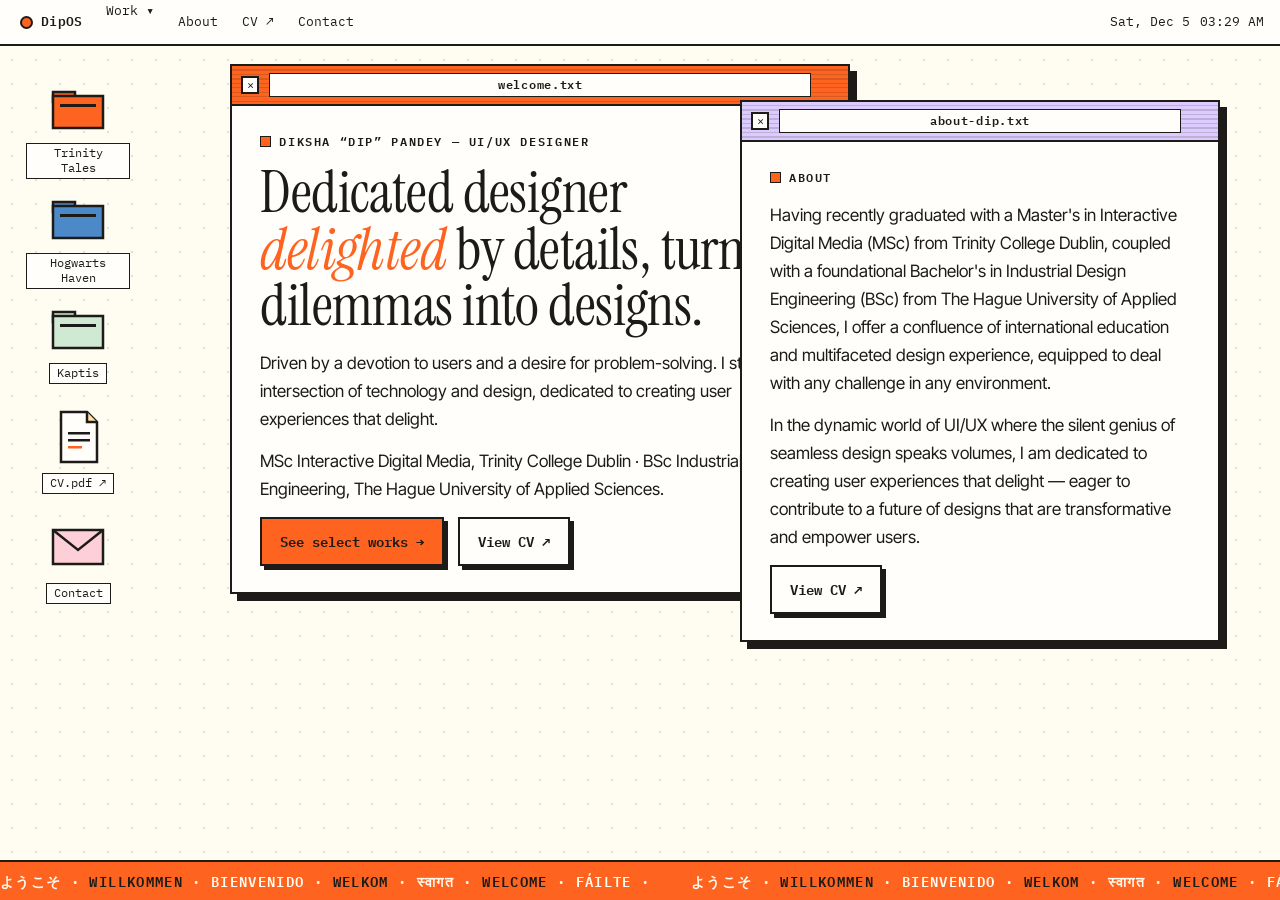
<file: index.html>
<!DOCTYPE html>
<html lang="en">
<head>
  <meta charset="UTF-8">
  <meta name="viewport" content="width=device-width, initial-scale=1.0">
  <title>Dip's Portfolio — Diksha "Dip" Pandey, UI/UX Designer</title>
  <meta name="description" content="Dedicated designer delighted by details, turning dilemmas into designs. UI/UX portfolio of Diksha 'Dip' Pandey — Trinity Tales, Hogwarts Haven, Kaptis.">
  <meta property="og:title" content="Dip's Portfolio — DipOS">
  <meta property="og:description" content="UI/UX designer dedicated to creating user experiences that delight, at the intersection of technology and design.">
  <meta property="og:image" content="assets/img/e45b6039_image-asset.png">
  <link rel="icon" href="assets/favicon.png">
  <link rel="preconnect" href="https://fonts.googleapis.com">
  <link rel="preconnect" href="https://fonts.gstatic.com" crossorigin>
  <link href="https://fonts.googleapis.com/css2?family=IBM+Plex+Mono:wght@400;600&family=Instrument+Serif:ital@0;1&family=Inter+Tight:ital,wght@0,400;0,500;0,700;1,400&display=swap" rel="stylesheet">
  <link rel="stylesheet" href="css/dipos.css">
</head>
<body>
  <a class="skip-link" href="#win-welcome">Skip to content</a>

  <header class="menubar">
    <a class="brand" href="index.html"><span class="dot"></span>DipOS</a>
    <nav aria-label="Main">
      <details>
        <summary>Work ▾</summary>
        <div class="menu-list">
          <a href="trinitytales.html">Trinity Tales <span>game</span></a>
          <a href="hogwartshaven.html">Hogwarts Haven <span>web</span></a>
          <a href="kaptis.html">Kaptis <span>smart toy</span></a>
        </div>
      </details>
      <a href="#win-about" data-window="win-about">About</a>
      <a href="assets/Pandey-CV-2025.pdf" target="_blank" rel="noopener">CV ↗</a>
      <a href="#win-contact" data-window="win-contact">Contact</a>
    </nav>
    <div class="clock" aria-hidden="true">
      <span class="date"></span>
      <span class="time"></span>
    </div>
  </header>

  <main class="desktop" id="desktop">

    <!-- ===================== desktop icons ===================== -->
    <button class="icon" style="left:26px; top:78px;" data-window="win-trinity">
      <svg viewBox="0 0 58 58" aria-hidden="true">
        <rect x="4" y="14" width="22" height="10" fill="#FE6420" stroke="#1C1B18" stroke-width="2.5"/>
        <rect x="4" y="18" width="50" height="32" fill="#FE6420" stroke="#1C1B18" stroke-width="2.5"/>
        <rect x="11" y="26" width="36" height="3" fill="#1C1B18"/>
      </svg>
      <span class="icon-label">Trinity Tales</span>
    </button>

    <button class="icon" style="left:26px; top:188px;" data-window="win-hogwarts">
      <svg viewBox="0 0 58 58" aria-hidden="true">
        <rect x="4" y="14" width="22" height="10" fill="#4C89C8" stroke="#1C1B18" stroke-width="2.5"/>
        <rect x="4" y="18" width="50" height="32" fill="#4C89C8" stroke="#1C1B18" stroke-width="2.5"/>
        <rect x="11" y="26" width="36" height="3" fill="#1C1B18"/>
      </svg>
      <span class="icon-label">Hogwarts Haven</span>
    </button>

    <button class="icon" style="left:26px; top:298px;" data-window="win-kaptis">
      <svg viewBox="0 0 58 58" aria-hidden="true">
        <rect x="4" y="14" width="22" height="10" fill="#CFE9D2" stroke="#1C1B18" stroke-width="2.5"/>
        <rect x="4" y="18" width="50" height="32" fill="#CFE9D2" stroke="#1C1B18" stroke-width="2.5"/>
        <rect x="11" y="26" width="36" height="3" fill="#1C1B18"/>
      </svg>
      <span class="icon-label">Kaptis</span>
    </button>

    <a class="icon" style="left:26px; top:408px;" href="assets/Pandey-CV-2025.pdf" target="_blank" rel="noopener">
      <svg viewBox="0 0 58 58" aria-hidden="true">
        <path d="M12 4 h26 l10 10 v40 h-36 z" fill="#FFFEFA" stroke="#1C1B18" stroke-width="2.5"/>
        <path d="M38 4 v10 h10" fill="#FFE3A9" stroke="#1C1B18" stroke-width="2.5"/>
        <rect x="19" y="24" width="22" height="2.5" fill="#1C1B18"/>
        <rect x="19" y="31" width="22" height="2.5" fill="#1C1B18"/>
        <rect x="19" y="38" width="14" height="2.5" fill="#FE6420"/>
      </svg>
      <span class="icon-label">CV.pdf ↗</span>
    </a>

    <button class="icon" style="left:26px; top:518px;" data-window="win-contact">
      <svg viewBox="0 0 58 58" aria-hidden="true">
        <rect x="4" y="12" width="50" height="34" fill="#FFCFD8" stroke="#1C1B18" stroke-width="2.5"/>
        <path d="M4 12 L29 32 L54 12" fill="none" stroke="#1C1B18" stroke-width="2.5"/>
      </svg>
      <span class="icon-label">Contact</span>
    </button>

    <!-- ===================== welcome window ===================== -->
    <section class="window window--orange" id="win-welcome" role="dialog" aria-labelledby="welcome-title"
             style="left:max(160px, 18%); top:64px; width:min(620px, calc(100vw - 200px));">
      <header class="titlebar">
        <button class="winbtn close" aria-label="Close welcome window">×</button>
        <h2 class="title" id="welcome-title">welcome.txt</h2>
        <span class="winbtn spacer"></span>
      </header>
      <div class="winbody">
        <p class="kicker">Diksha “Dip” Pandey — UI/UX Designer</p>
        <h1 class="display">Dedicated designer <em>delighted</em> by details, turning dilemmas into designs.</h1>
        <p>Driven by a devotion to users and a desire for problem-solving. I stand at the intersection of technology and design, dedicated to creating user experiences that delight.</p>
        <p>MSc Interactive Digital Media, Trinity College Dublin · BSc Industrial Design Engineering, The Hague University of Applied Sciences.</p>
        <div class="btn-row">
          <a class="btn" href="trinitytales.html">See select works →</a>
          <a class="btn btn--ghost" href="assets/Pandey-CV-2025.pdf" target="_blank" rel="noopener">View CV ↗</a>
        </div>
      </div>
    </section>

    <!-- ===================== project preview windows ===================== -->
    <section class="window window--butter" id="win-trinity" role="dialog" aria-labelledby="trinity-title" hidden
             style="left:max(200px, 26%); top:120px;">
      <header class="titlebar">
        <button class="winbtn close" aria-label="Close Trinity Tales window">×</button>
        <h2 class="title" id="trinity-title">trinitytales — preview</h2>
        <span class="winbtn spacer"></span>
      </header>
      <div class="winbody">
        <img src="assets/img/e45b6039_image-asset.png" alt="Trinity Tales game art" loading="lazy" style="border:2px solid var(--ink);">
        <div class="chips">
          <span class="chip">UI/UX</span><span class="chip chip--blue">Game design</span><span class="chip chip--pink">Interaction</span>
        </div>
        <p>A Unity game that turns the chaotic onboarding of international students at Trinity College Dublin into playable chapters — guided by Sam, the campus fox.</p>
        <a class="btn" href="trinitytales.html">Open case study →</a>
      </div>
    </section>

    <section class="window window--blue" id="win-hogwarts" role="dialog" aria-labelledby="hogwarts-title" hidden
             style="left:max(260px, 32%); top:180px;">
      <header class="titlebar">
        <button class="winbtn close" aria-label="Close Hogwarts Haven window">×</button>
        <h2 class="title" id="hogwarts-title">hogwartshaven — preview</h2>
        <span class="winbtn spacer"></span>
      </header>
      <div class="winbody">
        <img src="assets/img/6aff04b8_Asset_1_copy_3.png" alt="Hogwarts Haven website art" loading="lazy" style="border:2px solid var(--ink);">
        <div class="chips">
          <span class="chip">UI/UX</span><span class="chip chip--blue">Web design</span><span class="chip chip--mint">Graphic design</span>
        </div>
        <p>A hand-coded housing website for a fictional utopian residence — Hogwarts — built to spotlight Dublin's very real student housing crisis.</p>
        <a class="btn" href="hogwartshaven.html">Open case study →</a>
      </div>
    </section>

    <section class="window window--mint" id="win-kaptis" role="dialog" aria-labelledby="kaptis-title" hidden
             style="left:max(320px, 38%); top:240px;">
      <header class="titlebar">
        <button class="winbtn close" aria-label="Close Kaptis window">×</button>
        <h2 class="title" id="kaptis-title">kaptis — preview</h2>
        <span class="winbtn spacer"></span>
      </header>
      <div class="winbody">
        <img src="assets/img/02902efa_packaging_for_portfolio_export1-01_copy_3.png" alt="Kaptis smart toy packaging" loading="lazy" style="border:2px solid var(--ink);">
        <div class="chips">
          <span class="chip">Game design</span><span class="chip chip--blue">Arduino</span><span class="chip chip--pink">Research</span>
        </div>
        <p>An Arduino-powered smart ball that gets Dutch primary-school kids out of their chairs — learning spelling and renewable energy by throwing, scanning, and playing.</p>
        <a class="btn" href="kaptis.html">Open case study →</a>
      </div>
    </section>

    <!-- ===================== about window ===================== -->
    <section class="window window--lav" id="win-about" role="dialog" aria-labelledby="about-title"
             style="left:auto; right:60px; top:100px; width:min(480px, calc(100vw - 120px));">
      <header class="titlebar">
        <button class="winbtn close" aria-label="Close about window">×</button>
        <h2 class="title" id="about-title">about-dip.txt</h2>
        <span class="winbtn spacer"></span>
      </header>
      <div class="winbody">
        <p class="kicker">About</p>
        <p>Having recently graduated with a Master's in Interactive Digital Media (MSc) from Trinity College Dublin, coupled with a foundational Bachelor's in Industrial Design Engineering (BSc) from The Hague University of Applied Sciences, I offer a confluence of international education and multifaceted design experience, equipped to deal with any challenge in any environment.</p>
        <p>In the dynamic world of UI/UX where the silent genius of seamless design speaks volumes, I am dedicated to creating user experiences that delight — eager to contribute to a future of designs that are transformative and empower users.</p>
        <a class="btn btn--ghost" href="assets/Pandey-CV-2025.pdf" target="_blank" rel="noopener">View CV ↗</a>
      </div>
    </section>

    <!-- ===================== contact window ===================== -->
    <section class="window window--pink" id="win-contact" role="dialog" aria-labelledby="contact-title" hidden
             style="left:auto; right:90px; top:300px; width:min(440px, calc(100vw - 120px));">
      <header class="titlebar">
        <button class="winbtn close" aria-label="Close contact window">×</button>
        <h2 class="title" id="contact-title">contact.app</h2>
        <span class="winbtn spacer"></span>
      </header>
      <div class="winbody">
        <p class="kicker">Say hello</p>
        <p class="display" style="font-size:clamp(28px,4vw,40px);">Let's make something <em>delightful</em>.</p>
        <div class="btn-row">
          <a class="btn" href="mailto:dikshadippandey@gmail.com">Email me</a>
          <a class="btn btn--blue" href="https://www.linkedin.com/in/dikshapandey/" target="_blank" rel="noopener">LinkedIn ↗</a>
        </div>
        <p style="font-family:var(--font-mono); font-size:12px; opacity:.7;">Made with <span class="heart" style="color:var(--orange);">♥</span> — and zero monthly subscriptions.</p>
      </div>
    </section>

  </main>

  <!-- ===================== multilingual ticker ===================== -->
  <div class="ticker" aria-hidden="true">
    <div class="reel">
      <span>ようこそ · <b>WILLKOMMEN</b> · BIENVENIDO · <b>WELKOM</b> · स्वागत · <b>WELCOME</b> · FÁILTE ·</span>
      <span>ようこそ · <b>WILLKOMMEN</b> · BIENVENIDO · <b>WELKOM</b> · स्वागत · <b>WELCOME</b> · FÁILTE ·</span>
    </div>
  </div>

  <script src="js/dipos.js"></script>
</body>
</html>
</file>
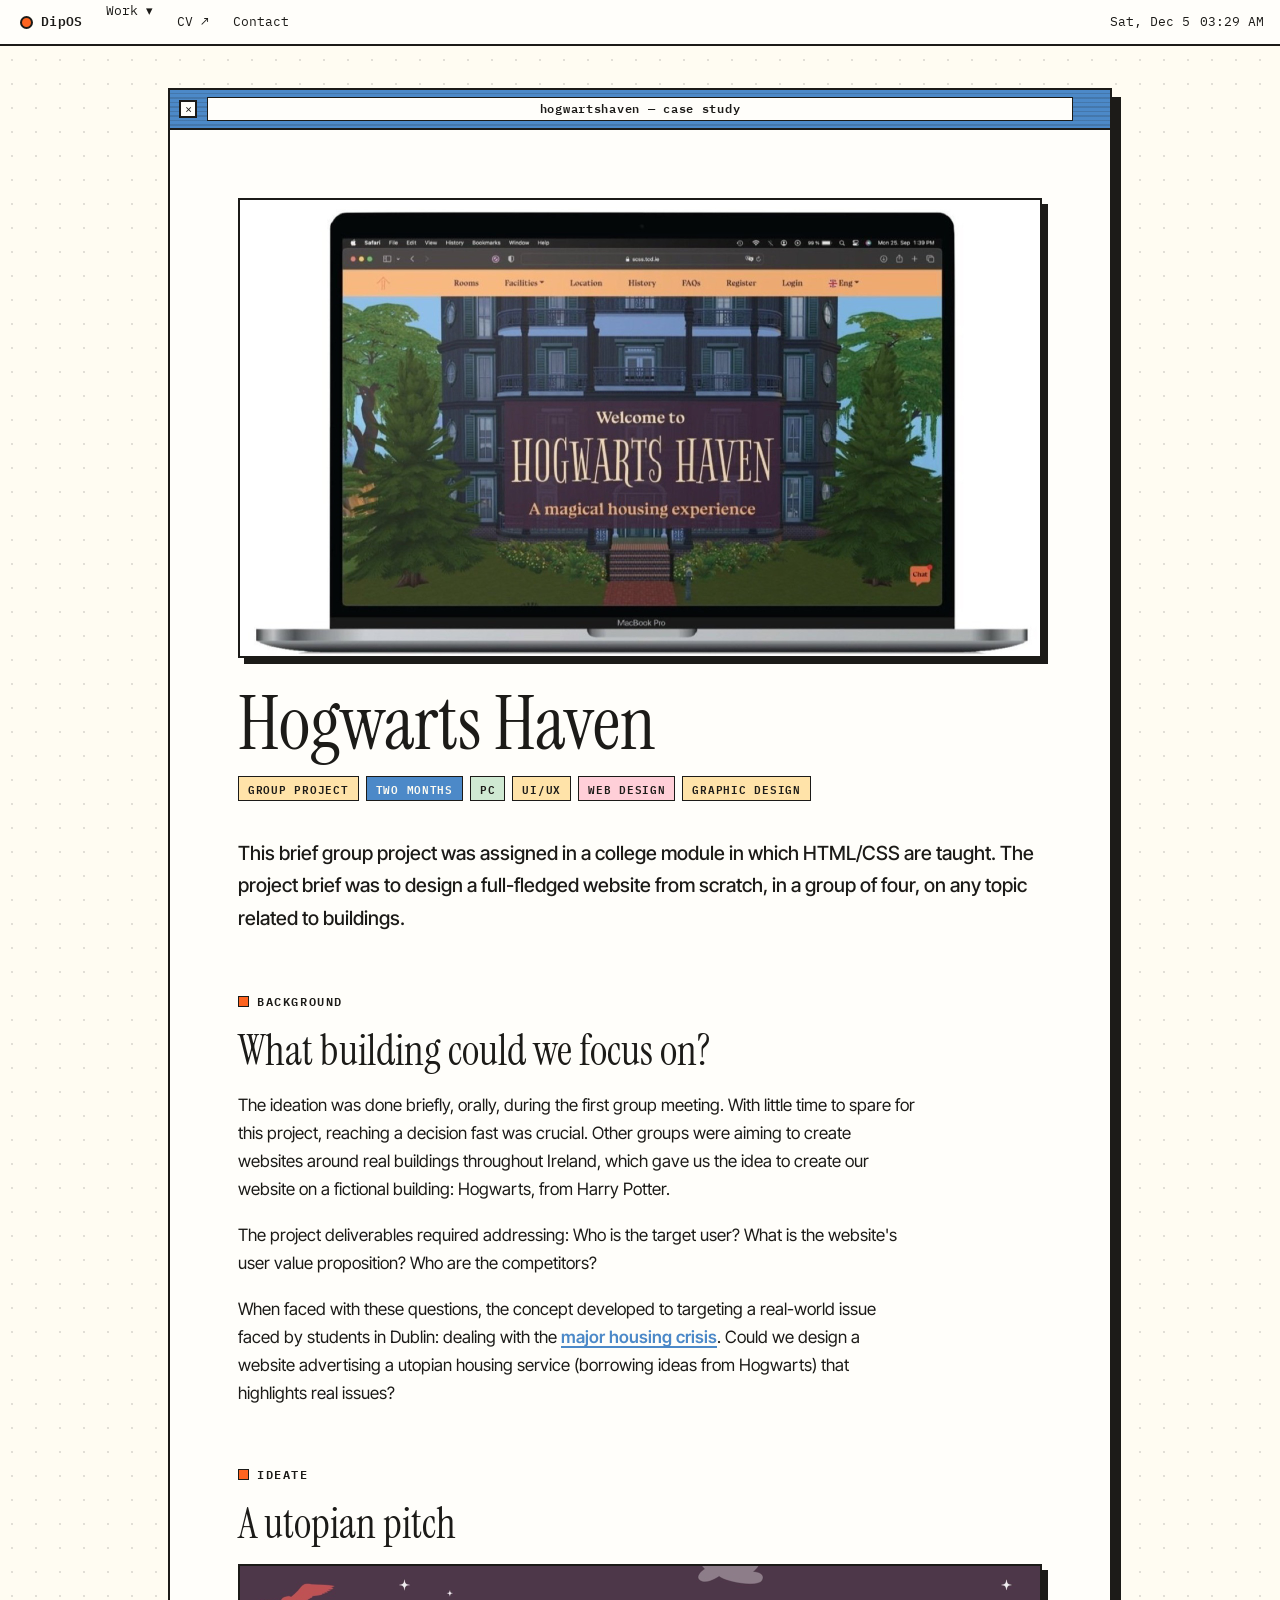
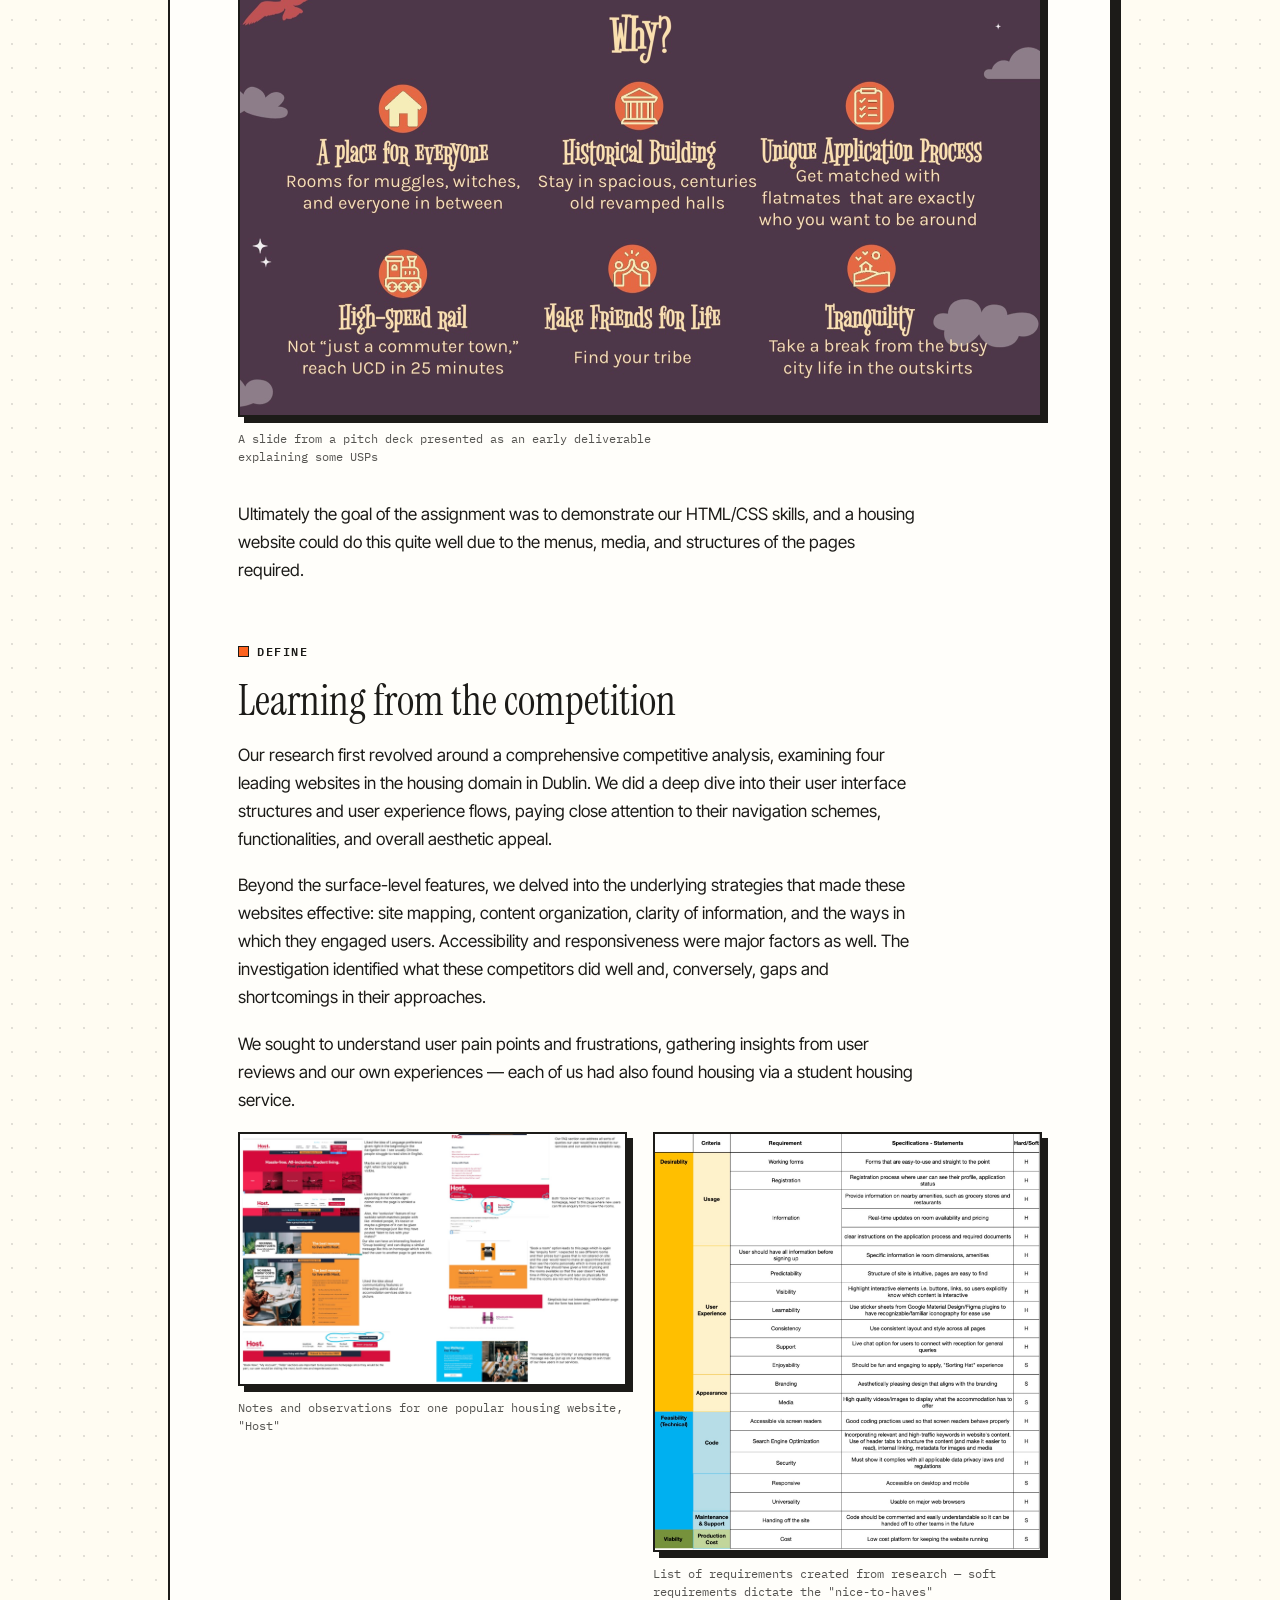
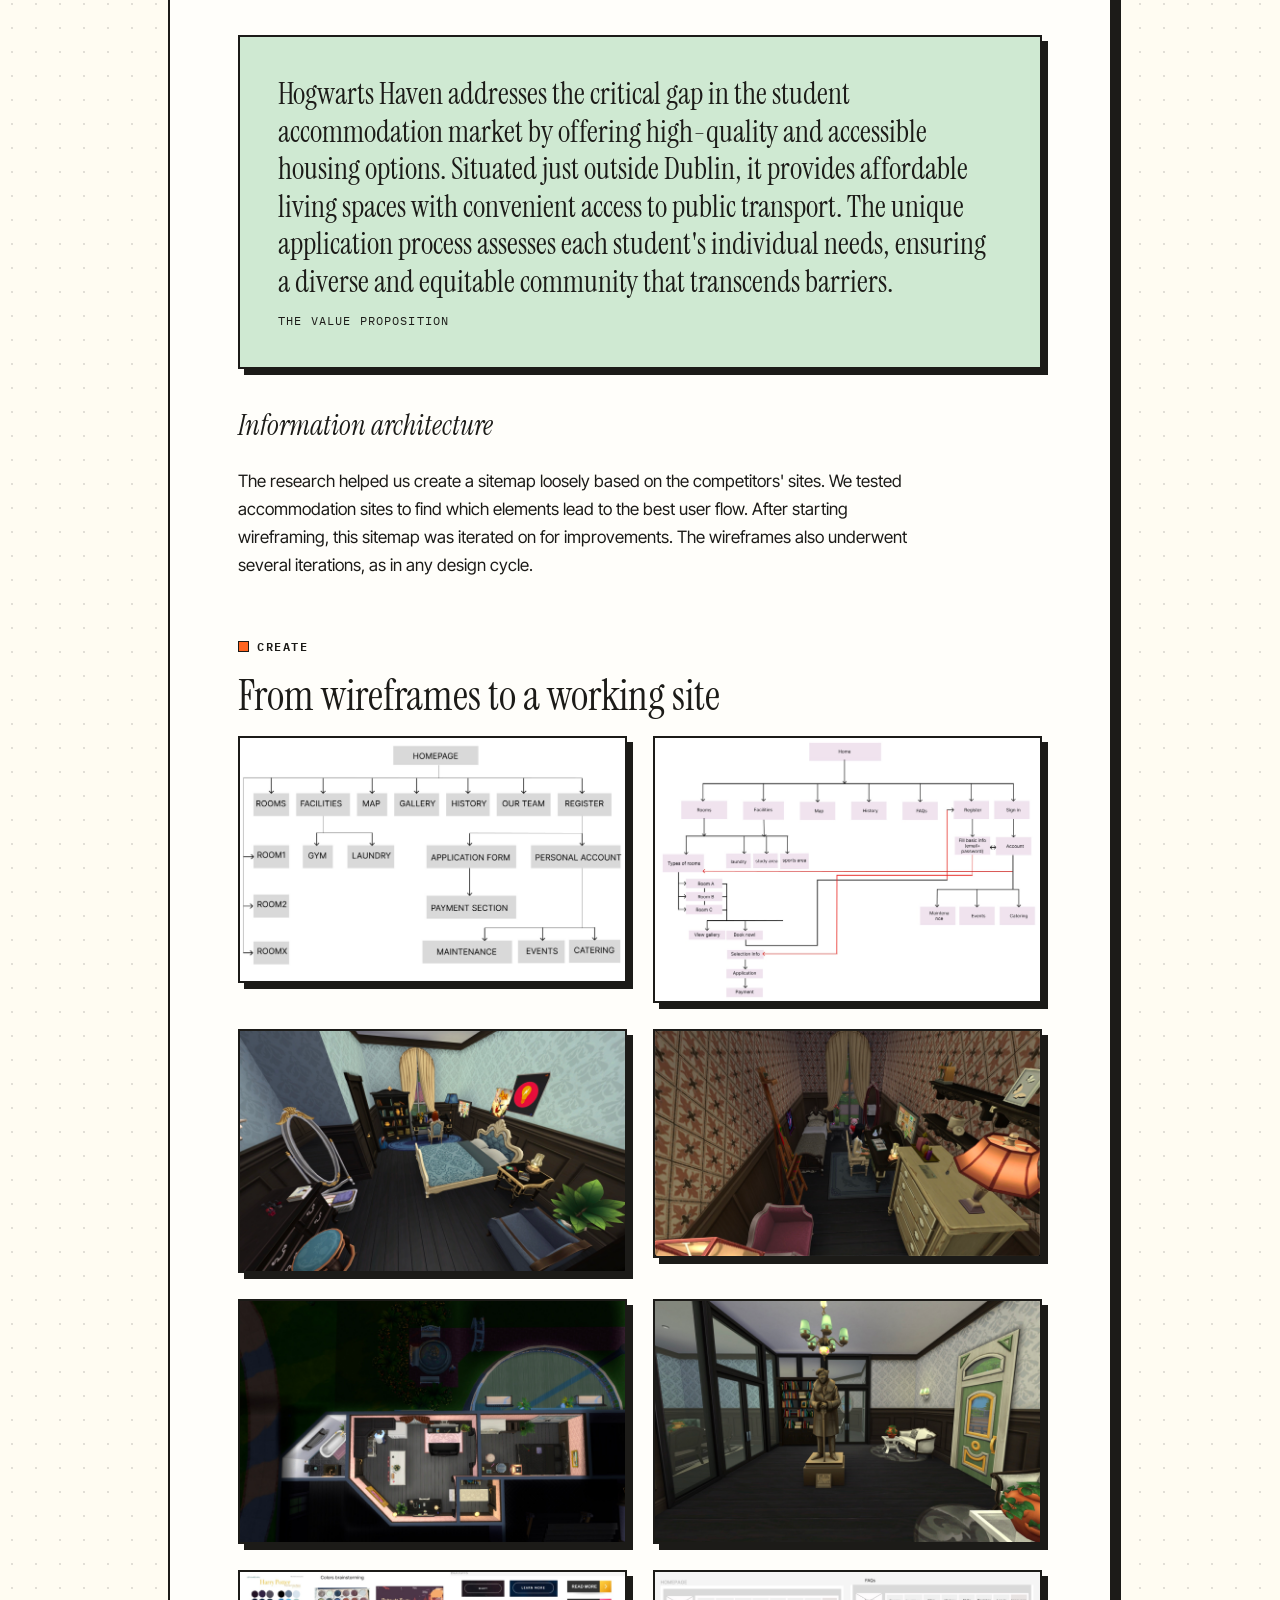
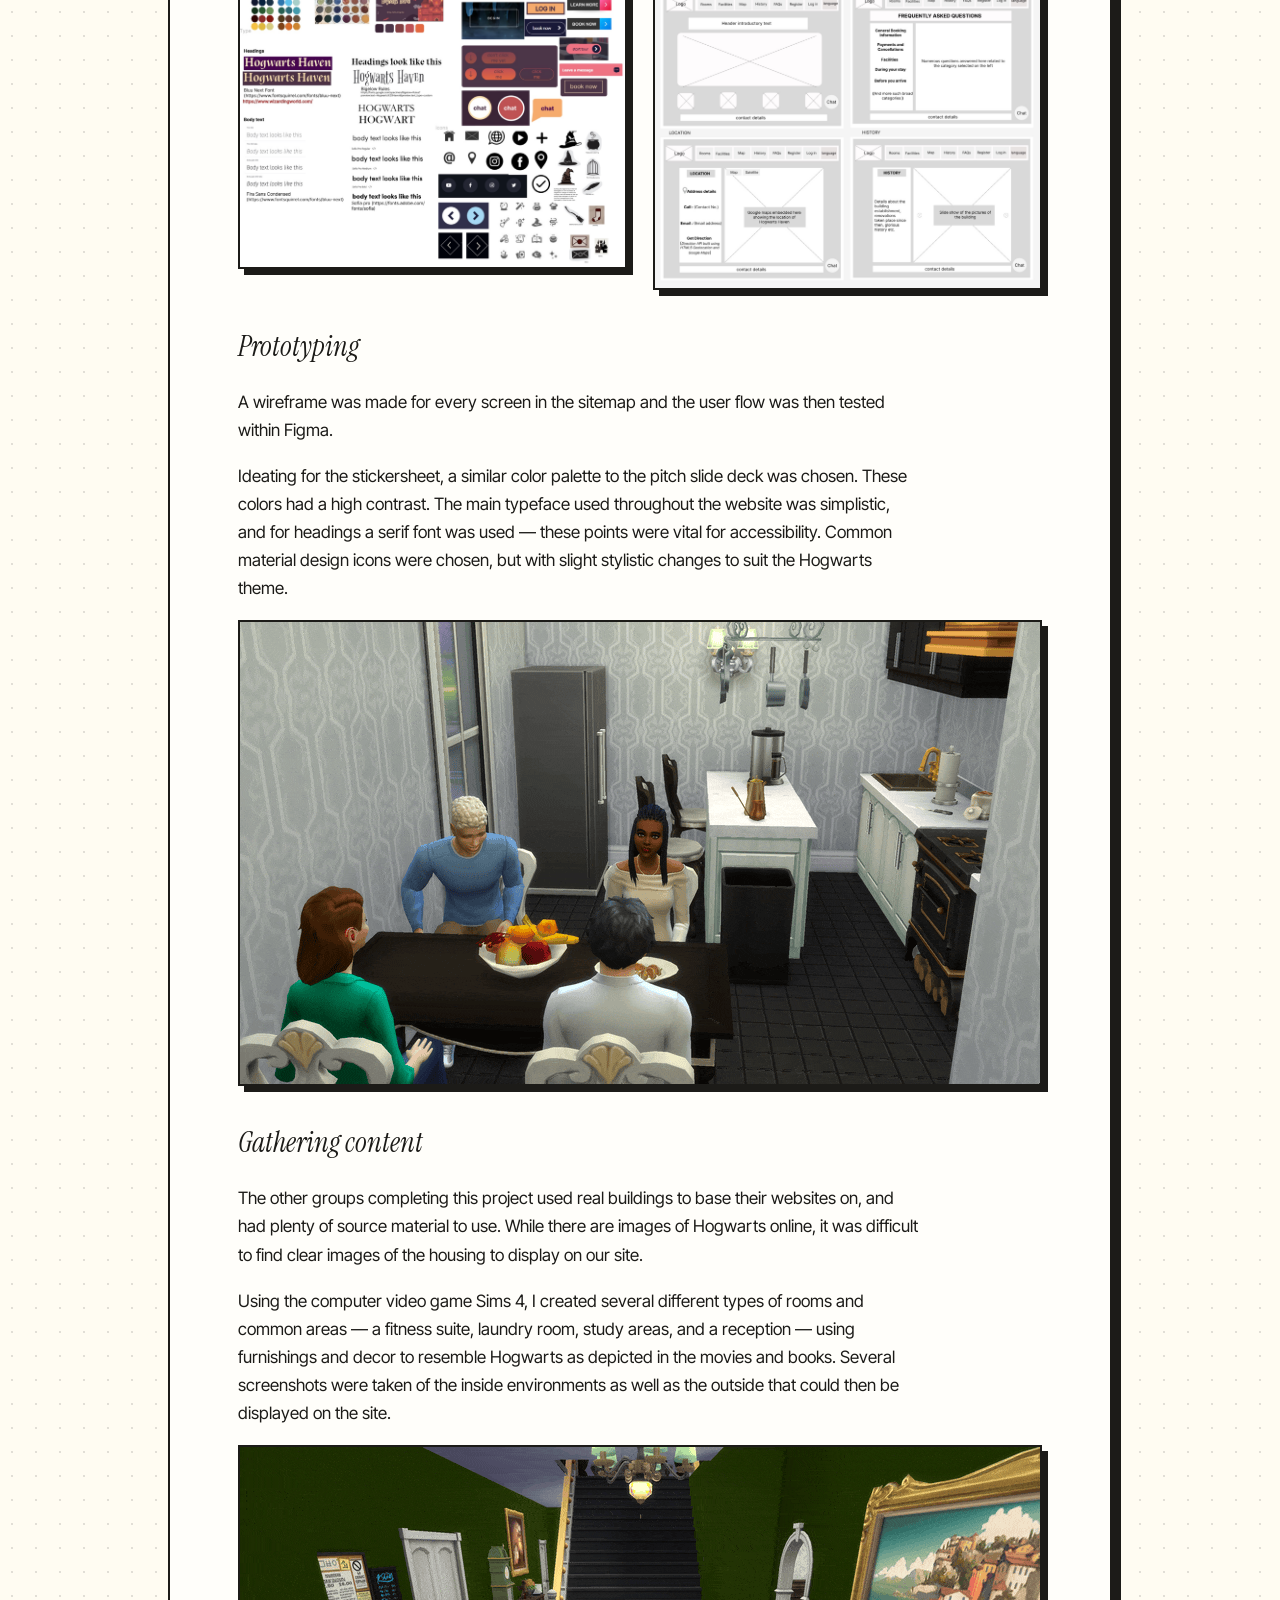
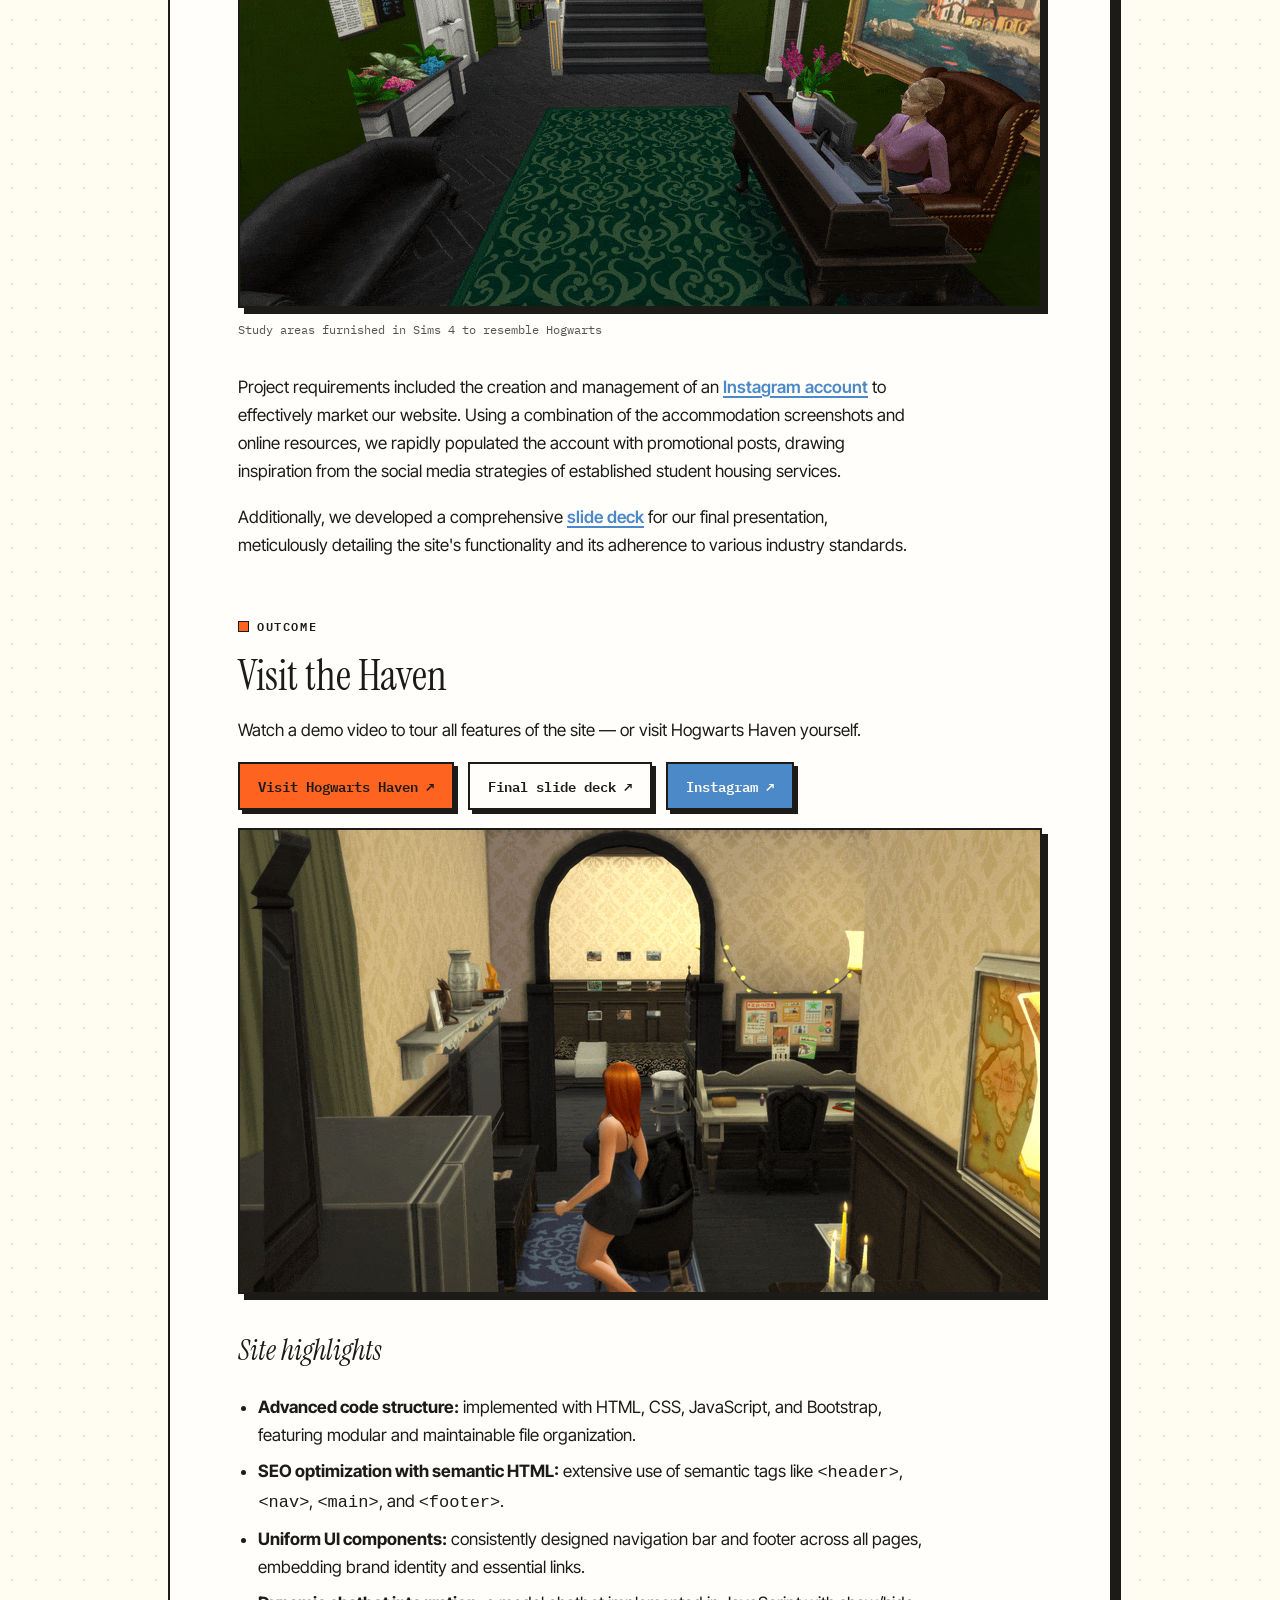
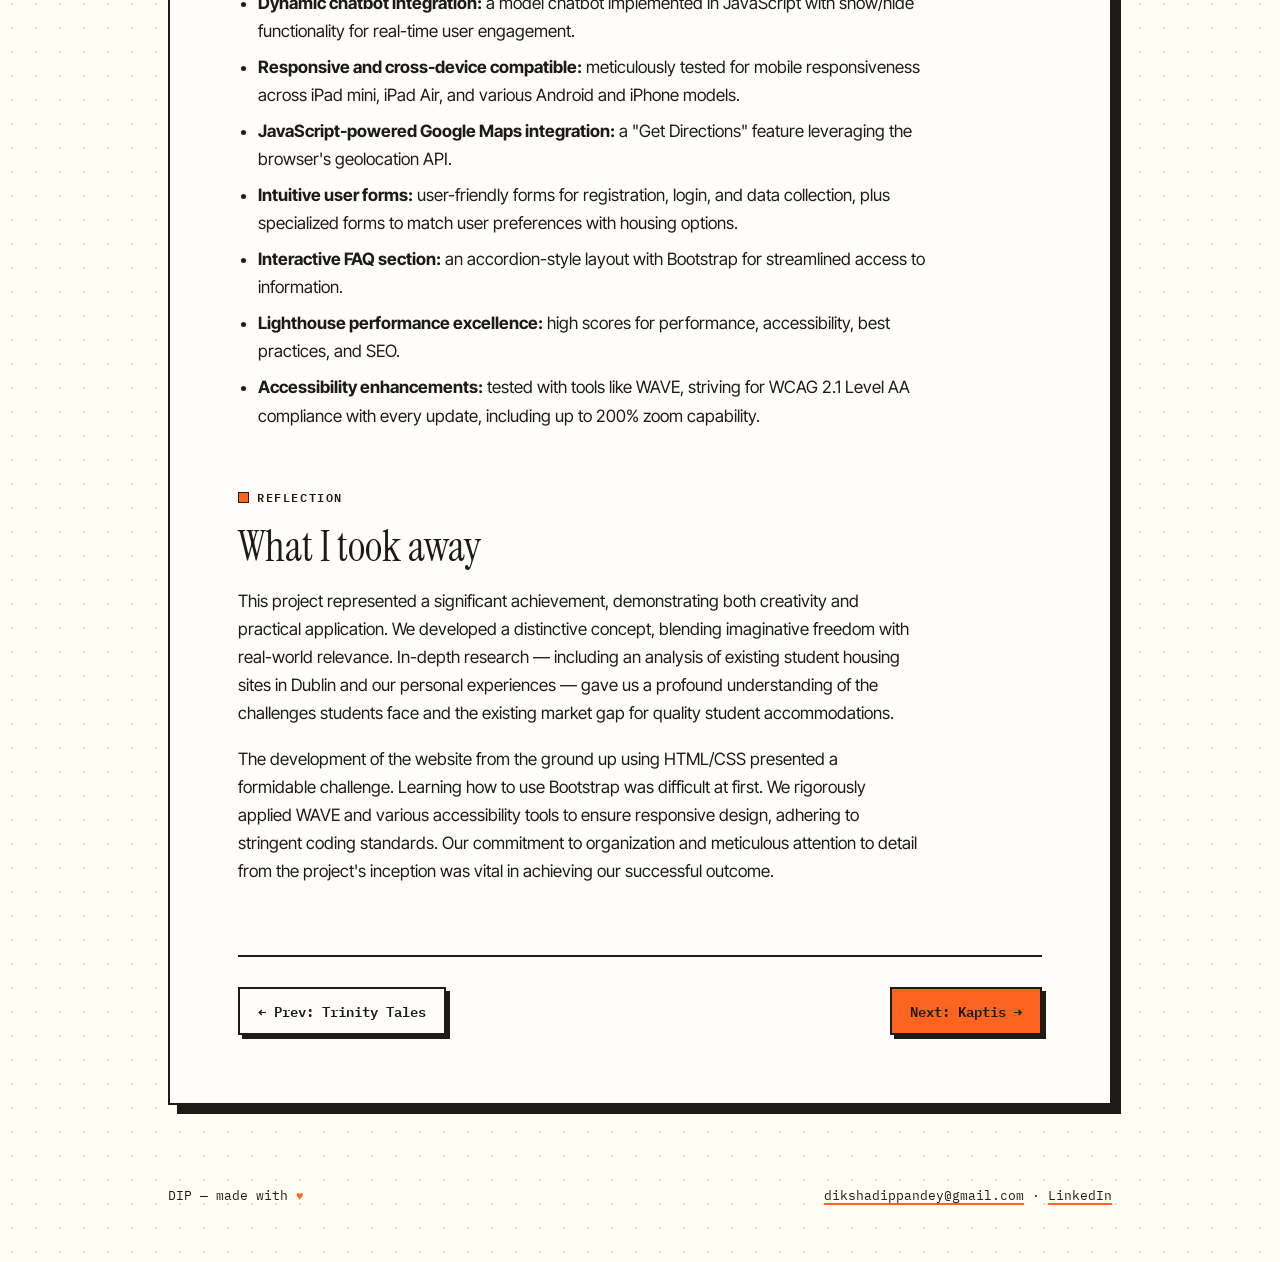
<file: hogwartshaven.html>
<!DOCTYPE html>
<html lang="en">
<head>
  <meta charset="UTF-8">
  <meta name="viewport" content="width=device-width, initial-scale=1.0">
  <title>Hogwarts Haven — Dip's Portfolio</title>
  <meta name="description" content="Hogwarts Haven: a hand-coded student housing website for a fictional utopian residence, built to spotlight Dublin's real housing crisis. UI/UX · Web design · Graphic design.">
  <meta property="og:title" content="Hogwarts Haven — case study">
  <meta property="og:image" content="assets/img/82ab9e2c_Asset_1_copy_2.jpg">
  <link rel="icon" href="assets/favicon.png">
  <link rel="preconnect" href="https://fonts.googleapis.com">
  <link rel="preconnect" href="https://fonts.gstatic.com" crossorigin>
  <link href="https://fonts.googleapis.com/css2?family=IBM+Plex+Mono:wght@400;600&family=Instrument+Serif:ital@0;1&family=Inter+Tight:ital,wght@0,400;0,500;0,700;1,400&display=swap" rel="stylesheet">
  <link rel="stylesheet" href="css/dipos.css">
</head>
<body>
  <a class="skip-link" href="#case">Skip to content</a>

  <header class="menubar">
    <a class="brand" href="index.html"><span class="dot"></span>DipOS</a>
    <nav aria-label="Main">
      <details>
        <summary>Work ▾</summary>
        <div class="menu-list">
          <a href="trinitytales.html">Trinity Tales <span>game</span></a>
          <a href="hogwartshaven.html" aria-current="page">Hogwarts Haven <span>web</span></a>
          <a href="kaptis.html">Kaptis <span>smart toy</span></a>
        </div>
      </details>
      <a href="assets/Pandey-CV-2025.pdf" target="_blank" rel="noopener">CV ↗</a>
      <a href="mailto:dikshadippandey@gmail.com">Contact</a>
    </nav>
    <div class="clock" aria-hidden="true"><span class="date"></span><span class="time"></span></div>
  </header>

  <main class="doc-wrap" id="case">
    <article class="doc">
      <header class="titlebar titlebar--static window--blue">
        <a class="winbtn close" href="index.html" aria-label="Close and return to desktop">×</a>
        <span class="title">hogwartshaven — case study</span>
        <span class="winbtn spacer"></span>
      </header>

      <div class="doc-body">
        <figure class="doc-hero">
          <img src="assets/img/82ab9e2c_Asset_1_copy_2.jpg" alt="Hogwarts Haven website hero artwork">
        </figure>

        <h1>Hogwarts Haven</h1>
        <div class="chips meta">
          <span class="chip">Group project</span>
          <span class="chip chip--blue">Two months</span>
          <span class="chip chip--mint">PC</span>
          <span class="chip">UI/UX</span>
          <span class="chip chip--pink">Web design</span>
          <span class="chip">Graphic design</span>
        </div>

        <p class="lede">This brief group project was assigned in a college module in which HTML/CSS are taught. The project brief was to design a full-fledged website from scratch, in a group of four, on any topic related to buildings.</p>

        <section>
          <p class="kicker">Background</p>
          <h2>What building could we focus on?</h2>
          <p>The ideation was done briefly, orally, during the first group meeting. With little time to spare for this project, reaching a decision fast was crucial. Other groups were aiming to create websites around real buildings throughout Ireland, which gave us the idea to create our website on a fictional building: Hogwarts, from Harry Potter.</p>
          <p>The project deliverables required addressing: Who is the target user? What is the website's user value proposition? Who are the competitors?</p>
          <p>When faced with these questions, the concept developed to targeting a real-world issue faced by students in Dublin: dealing with the <a href="https://www.irishtimes.com/ireland/housing-planning/2023/03/23/irelands-housing-crisis-facts-and-figures-all-you-need-to-know/" target="_blank" rel="noopener">major housing crisis</a>. Could we design a website advertising a utopian housing service (borrowing ideas from Hogwarts) that highlights real issues?</p>
        </section>

        <section>
          <p class="kicker">Ideate</p>
          <h2>A utopian pitch</h2>
          <figure>
            <img src="assets/img/e498c2d7_Screenshot_2024-01-12_at_4.03.52_PM.jpg" alt="Slide from the pitch deck" loading="lazy">
            <figcaption>A slide from a pitch deck presented as an early deliverable explaining some USPs</figcaption>
          </figure>
          <p>Ultimately the goal of the assignment was to demonstrate our HTML/CSS skills, and a housing website could do this quite well due to the menus, media, and structures of the pages required.</p>
        </section>

        <section>
          <p class="kicker">Define</p>
          <h2>Learning from the competition</h2>
          <p>Our research first revolved around a comprehensive competitive analysis, examining four leading websites in the housing domain in Dublin. We did a deep dive into their user interface structures and user experience flows, paying close attention to their navigation schemes, functionalities, and overall aesthetic appeal.</p>
          <p>Beyond the surface-level features, we delved into the underlying strategies that made these websites effective: site mapping, content organization, clarity of information, and the ways in which they engaged users. Accessibility and responsiveness were major factors as well. The investigation identified what these competitors did well and, conversely, gaps and shortcomings in their approaches.</p>
          <p>We sought to understand user pain points and frustrations, gathering insights from user reviews and our own experiences — each of us had also found housing via a student housing service.</p>
          <div class="figgrid">
            <figure>
              <img src="assets/img/2d8efa03_Screenshot_2024-01-12_at_5.53.23_PM.jpg" alt="Competitive analysis notes" loading="lazy">
              <figcaption>Notes and observations for one popular housing website, "Host"</figcaption>
            </figure>
            <figure>
              <img src="assets/img/4a2ca4c5_Screenshot_2024-01-12_at_5.03.41_PM.jpg" alt="List of requirements" loading="lazy">
              <figcaption>List of requirements created from research — soft requirements dictate the "nice-to-haves"</figcaption>
            </figure>
          </div>

          <blockquote class="pull pull--mint">
            Hogwarts Haven addresses the critical gap in the student accommodation market by offering high-quality and accessible housing options. Situated just outside Dublin, it provides affordable living spaces with convenient access to public transport. The unique application process assesses each student's individual needs, ensuring a diverse and equitable community that transcends barriers.
            <small>The value proposition</small>
          </blockquote>

          <h3>Information architecture</h3>
          <p>The research helped us create a sitemap loosely based on the competitors' sites. We tested accommodation sites to find which elements lead to the best user flow. After starting wireframing, this sitemap was iterated on for improvements. The wireframes also underwent several iterations, as in any design cycle.</p>
        </section>

        <section>
          <p class="kicker">Create</p>
          <h2>From wireframes to a working site</h2>
          <div class="figgrid">
            <figure><img src="assets/img/81bca183_Screenshot_2024-01-12_at_6.32.13_PM.jpg" alt="Sitemap" loading="lazy"></figure>
            <figure><img src="assets/img/cf72292e_Screenshot_2024-01-12_at_6.31.55_PM.jpg" alt="Early wireframe" loading="lazy"></figure>
            <figure><img src="assets/img/293698e8_Screenshot_2023-03-21_at_10.26.14_PM.jpg" alt="Wireframe iteration" loading="lazy"></figure>
            <figure><img src="assets/img/005a3ca7_Screenshot_2023-03-13_at_12.11.15_PM.jpg" alt="Wireframe iteration" loading="lazy"></figure>
            <figure><img src="assets/img/d3970889_Screenshot_2023-03-24_at_12.01.57_AM_2.jpg" alt="Wireframe iteration" loading="lazy"></figure>
            <figure><img src="assets/img/584f51e2_Screenshot_2023-03-21_at_12.05.00_AM.jpg" alt="Wireframe iteration" loading="lazy"></figure>
            <figure><img src="assets/img/0ba911e4_Screenshot_2024-01-12_at_7.04.33_PM.jpg" alt="High fidelity design" loading="lazy"></figure>
            <figure><img src="assets/img/4e467c4d_Screenshot_2024-01-12_at_6.49.59_PM.jpg" alt="Stickersheet" loading="lazy"></figure>
          </div>

          <h3>Prototyping</h3>
          <p>A wireframe was made for every screen in the sitemap and the user flow was then tested within Figma.</p>
          <p>Ideating for the stickersheet, a similar color palette to the pitch slide deck was chosen. These colors had a high contrast. The main typeface used throughout the website was simplistic, and for headings a serif font was used — these points were vital for accessibility. Common material design icons were chosen, but with slight stylistic changes to suit the Hogwarts theme.</p>
          <figure>
            <img src="assets/img/b02def62_image29.gif" alt="Animated walkthrough of the prototype" loading="lazy">
          </figure>

          <h3>Gathering content</h3>
          <p>The other groups completing this project used real buildings to base their websites on, and had plenty of source material to use. While there are images of Hogwarts online, it was difficult to find clear images of the housing to display on our site.</p>
          <p>Using the computer video game Sims 4, I created several different types of rooms and common areas — a fitness suite, laundry room, study areas, and a reception — using furnishings and decor to resemble Hogwarts as depicted in the movies and books. Several screenshots were taken of the inside environments as well as the outside that could then be displayed on the site.</p>
          <figure>
            <img src="assets/img/f5f5d1b4_studying.gif" alt="Animated Sims 4 study area styled like Hogwarts" loading="lazy">
            <figcaption>Study areas furnished in Sims 4 to resemble Hogwarts</figcaption>
          </figure>
          <p>Project requirements included the creation and management of an <a href="https://www.instagram.com/havenathgwarts/" target="_blank" rel="noopener">Instagram account</a> to effectively market our website. Using a combination of the accommodation screenshots and online resources, we rapidly populated the account with promotional posts, drawing inspiration from the social media strategies of established student housing services.</p>
          <p>Additionally, we developed a comprehensive <a href="https://docs.google.com/presentation/d/1LPBhreRI5R7i8BGuwlb8BleH3B9IdR_XA-JfM6nq5Rw/edit?usp=sharing" target="_blank" rel="noopener">slide deck</a> for our final presentation, meticulously detailing the site's functionality and its adherence to various industry standards.</p>
        </section>

        <section>
          <p class="kicker">Outcome</p>
          <h2>Visit the Haven</h2>
          <p>Watch a demo video to tour all features of the site — or visit Hogwarts Haven yourself.</p>
          <div class="btn-row">
            <a class="btn" href="https://callmedip.github.io/Hogwarts_Haven/" target="_blank" rel="noopener">Visit Hogwarts Haven ↗</a>
            <a class="btn btn--ghost" href="https://docs.google.com/presentation/d/1LPBhreRI5R7i8BGuwlb8BleH3B9IdR_XA-JfM6nq5Rw/edit?usp=sharing" target="_blank" rel="noopener">Final slide deck ↗</a>
            <a class="btn btn--blue" href="https://www.instagram.com/havenathgwarts/" target="_blank" rel="noopener">Instagram ↗</a>
          </div>
          <figure>
            <img src="assets/img/fc447d52_image-asset.gif" alt="Animated tour of the finished Hogwarts Haven website" loading="lazy">
          </figure>

          <h3>Site highlights</h3>
          <ul>
            <li><strong>Advanced code structure:</strong> implemented with HTML, CSS, JavaScript, and Bootstrap, featuring modular and maintainable file organization.</li>
            <li><strong>SEO optimization with semantic HTML:</strong> extensive use of semantic tags like <code>&lt;header&gt;</code>, <code>&lt;nav&gt;</code>, <code>&lt;main&gt;</code>, and <code>&lt;footer&gt;</code>.</li>
            <li><strong>Uniform UI components:</strong> consistently designed navigation bar and footer across all pages, embedding brand identity and essential links.</li>
            <li><strong>Dynamic chatbot integration:</strong> a model chatbot implemented in JavaScript with show/hide functionality for real-time user engagement.</li>
            <li><strong>Responsive and cross-device compatible:</strong> meticulously tested for mobile responsiveness across iPad mini, iPad Air, and various Android and iPhone models.</li>
            <li><strong>JavaScript-powered Google Maps integration:</strong> a "Get Directions" feature leveraging the browser's geolocation API.</li>
            <li><strong>Intuitive user forms:</strong> user-friendly forms for registration, login, and data collection, plus specialized forms to match user preferences with housing options.</li>
            <li><strong>Interactive FAQ section:</strong> an accordion-style layout with Bootstrap for streamlined access to information.</li>
            <li><strong>Lighthouse performance excellence:</strong> high scores for performance, accessibility, best practices, and SEO.</li>
            <li><strong>Accessibility enhancements:</strong> tested with tools like WAVE, striving for WCAG 2.1 Level AA compliance with every update, including up to 200% zoom capability.</li>
          </ul>
        </section>

        <section>
          <p class="kicker">Reflection</p>
          <h2>What I took away</h2>
          <p>This project represented a significant achievement, demonstrating both creativity and practical application. We developed a distinctive concept, blending imaginative freedom with real-world relevance. In-depth research — including an analysis of existing student housing sites in Dublin and our personal experiences — gave us a profound understanding of the challenges students face and the existing market gap for quality student accommodations.</p>
          <p>The development of the website from the ground up using HTML/CSS presented a formidable challenge. Learning how to use Bootstrap was difficult at first. We rigorously applied WAVE and various accessibility tools to ensure responsive design, adhering to stringent coding standards. Our commitment to organization and meticulous attention to detail from the project's inception was vital in achieving our successful outcome.</p>
        </section>

        <nav class="doc-nav" aria-label="More projects">
          <a class="btn btn--ghost" href="trinitytales.html">← Prev: Trinity Tales</a>
          <a class="btn" href="kaptis.html">Next: Kaptis →</a>
        </nav>
      </div>
    </article>
  </main>

  <footer class="site-footer">
    <span>DIP — made with <span class="heart">♥</span></span>
    <span>
      <a href="mailto:dikshadippandey@gmail.com">dikshadippandey@gmail.com</a> ·
      <a href="https://www.linkedin.com/in/dikshapandey/" target="_blank" rel="noopener">LinkedIn</a>
    </span>
  </footer>

  <script src="js/dipos.js"></script>
</body>
</html>
</file>
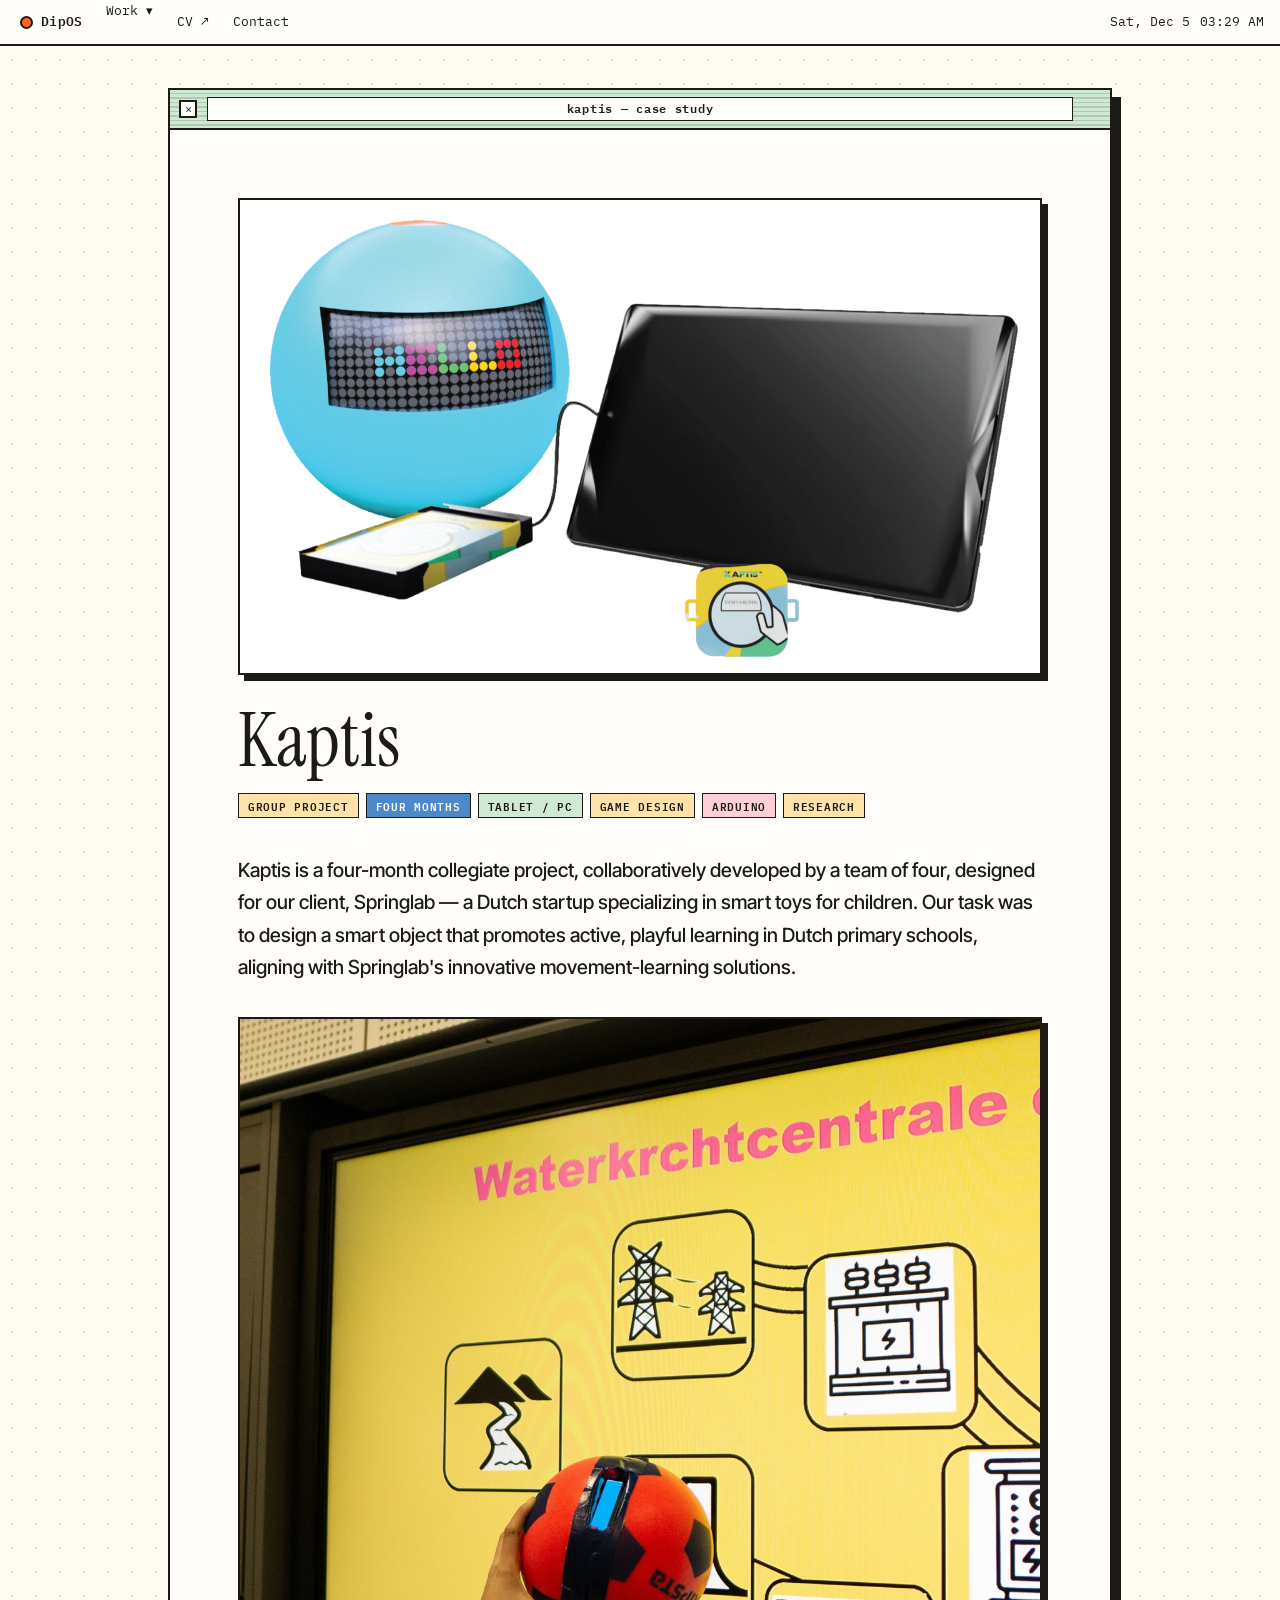
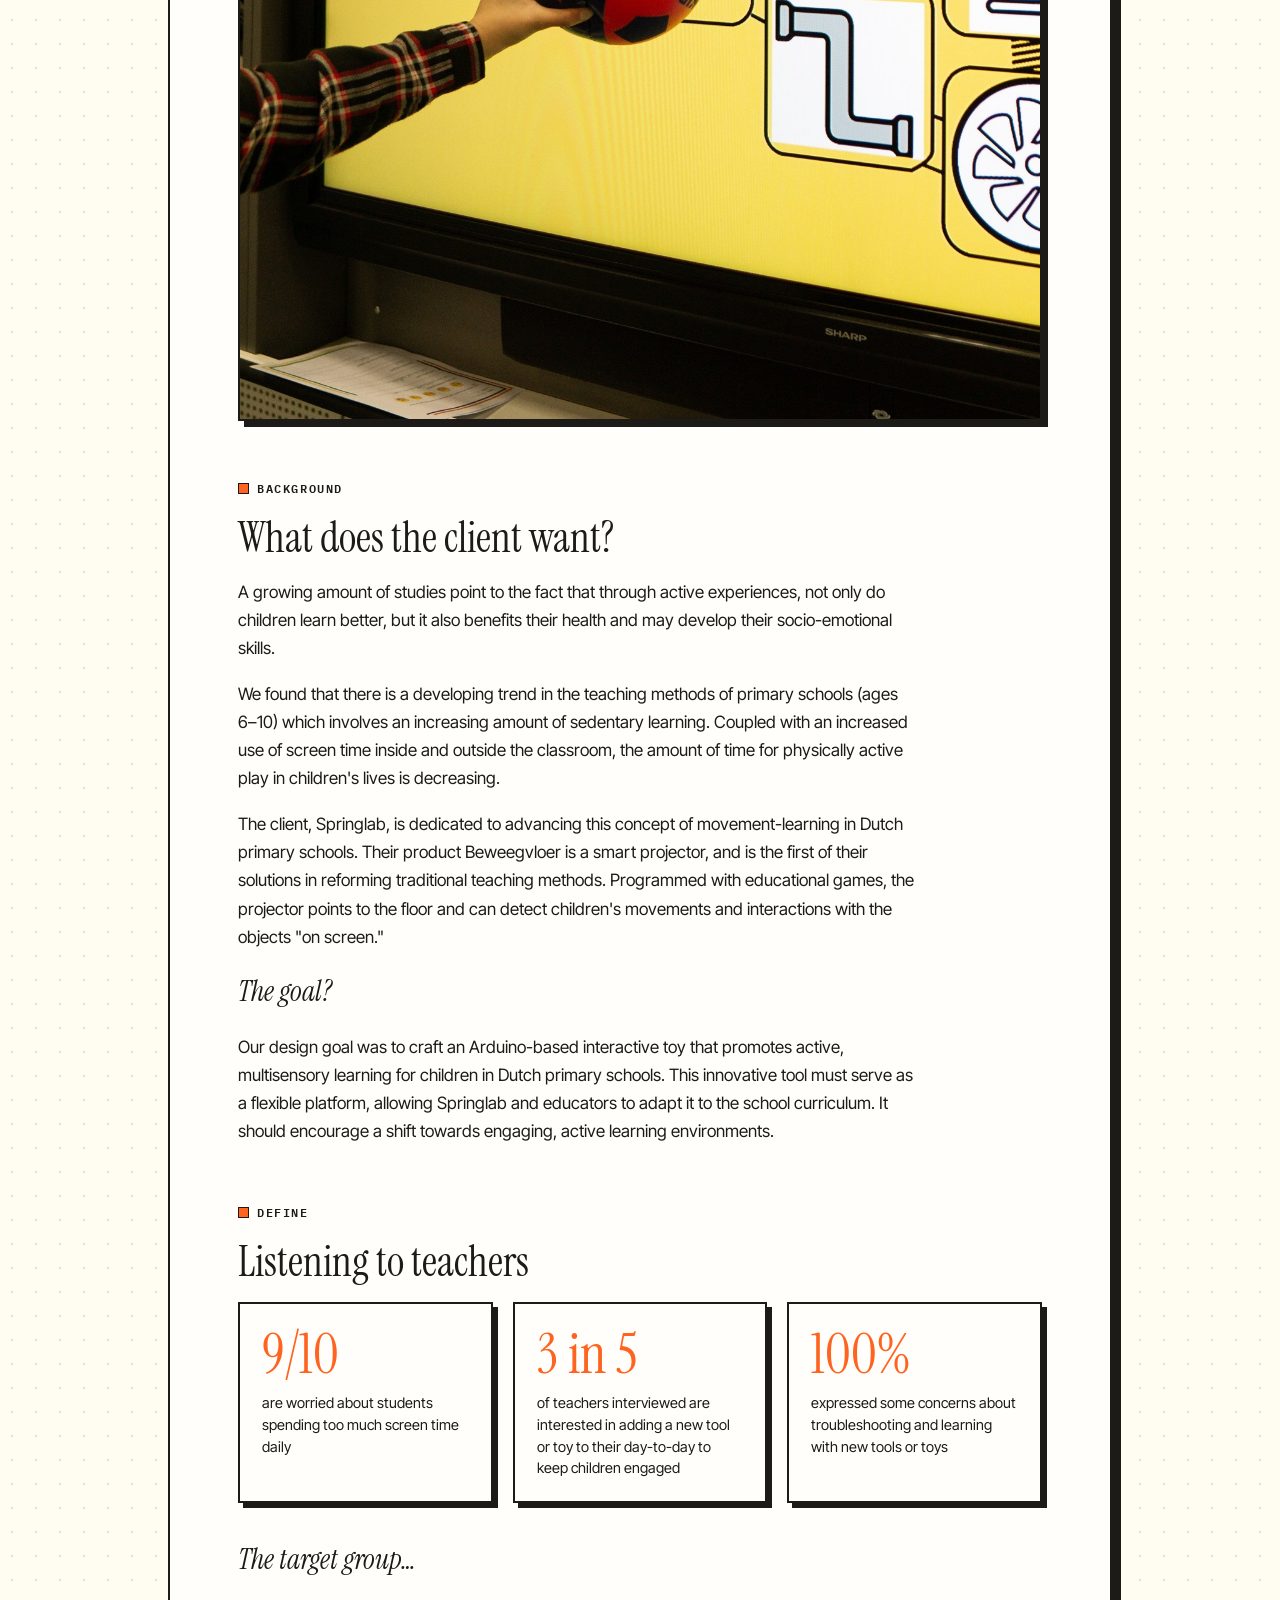
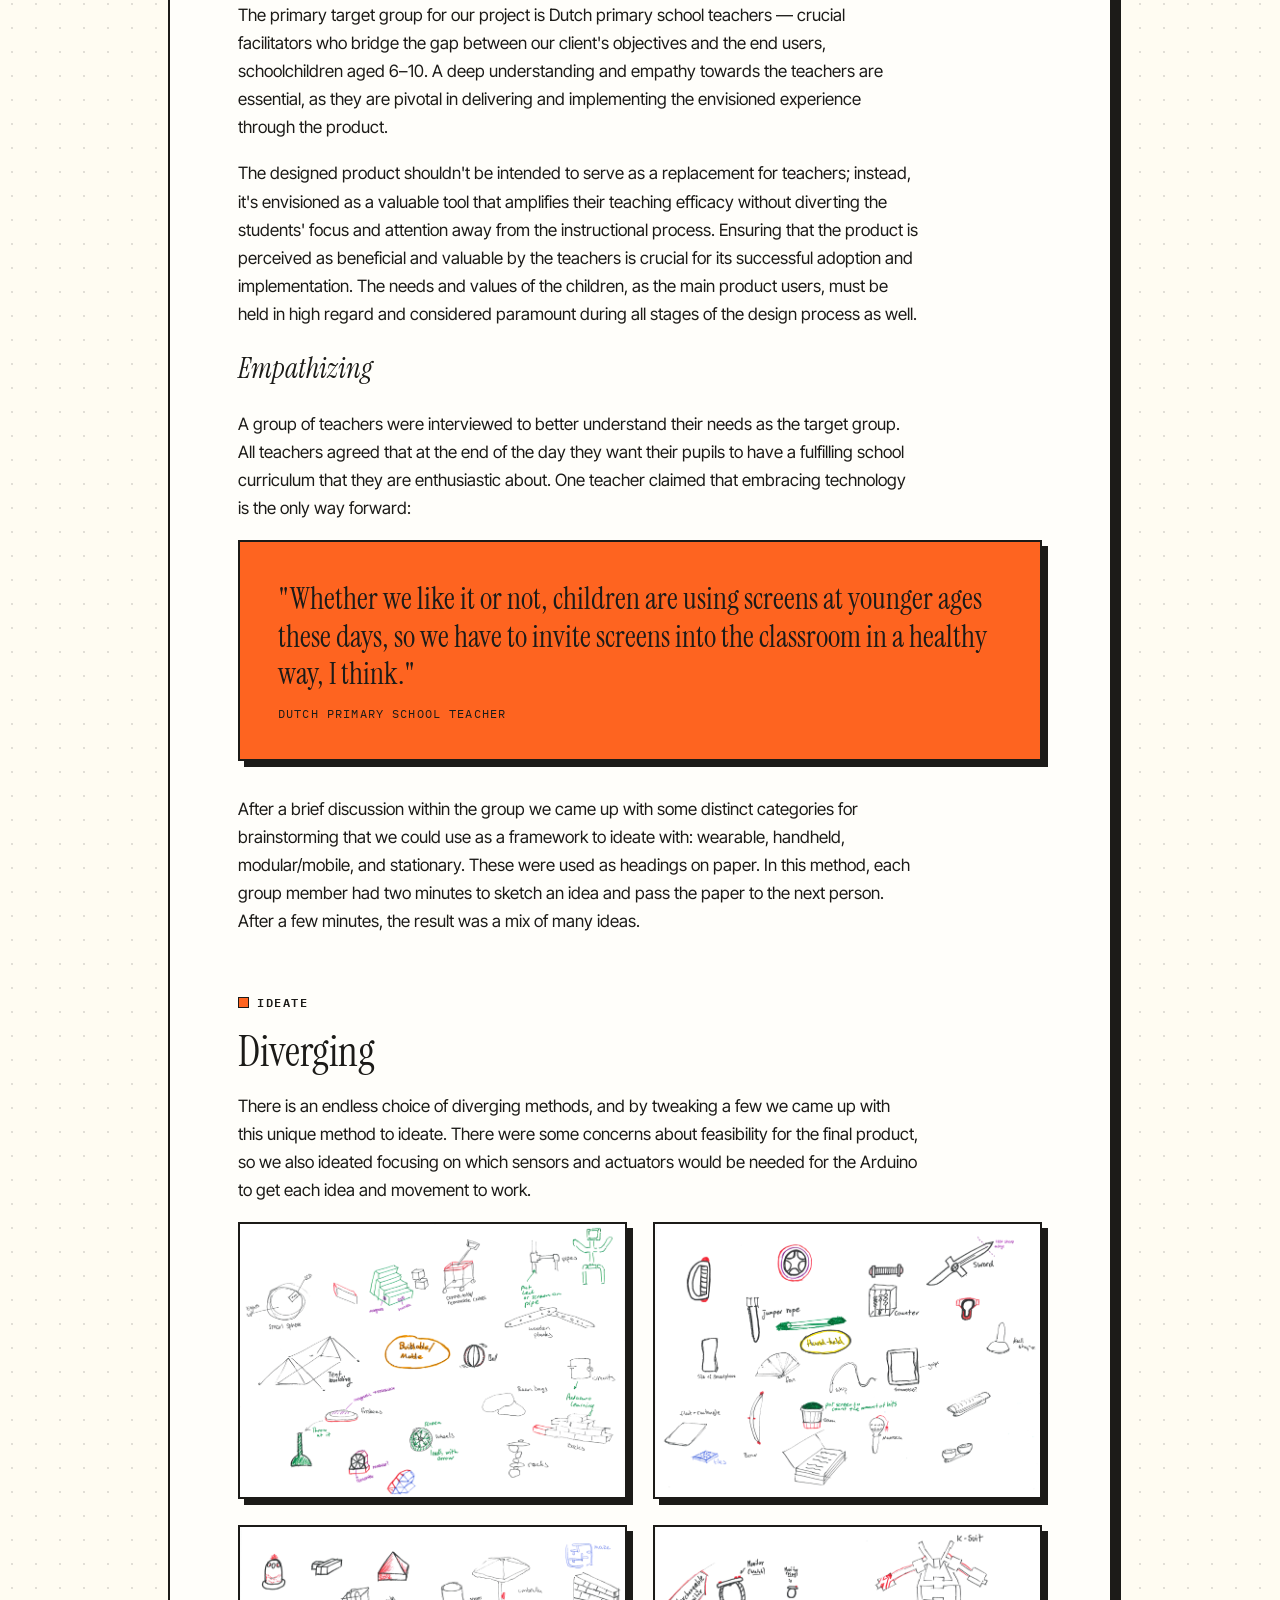
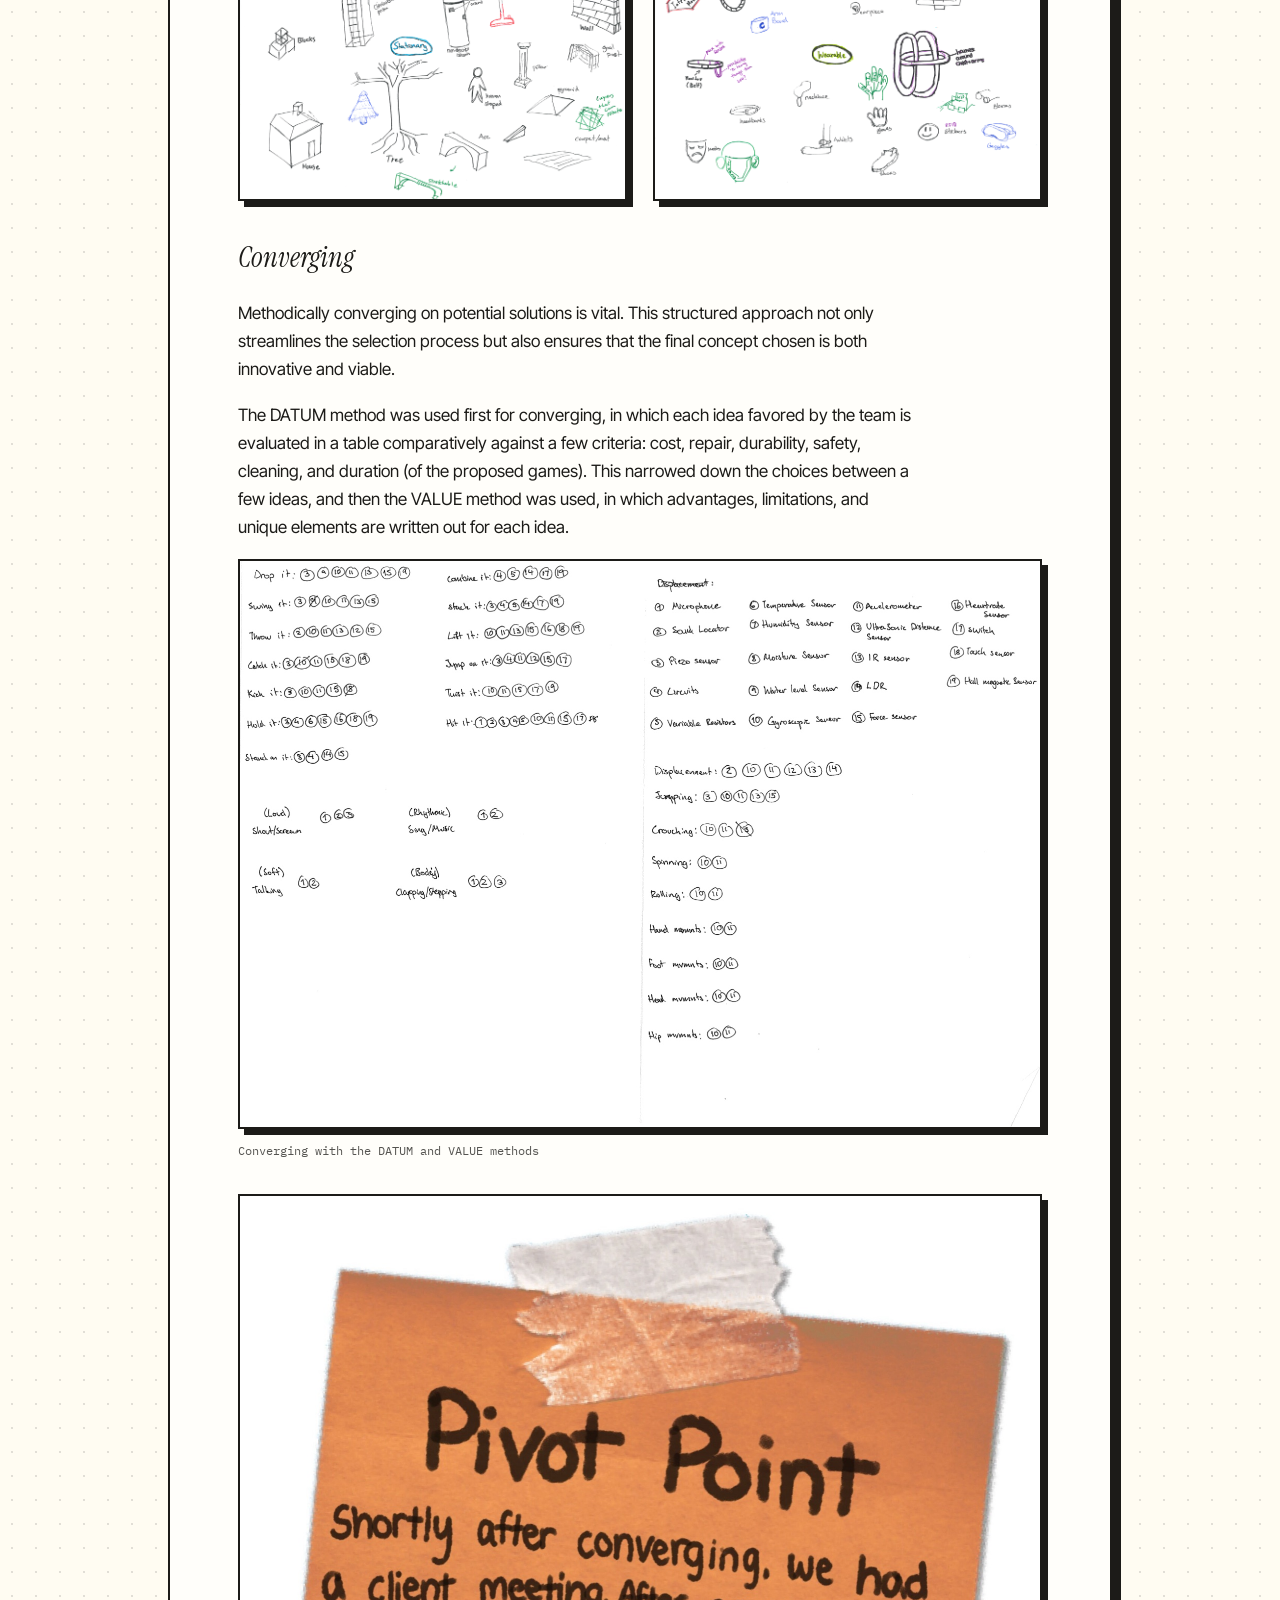
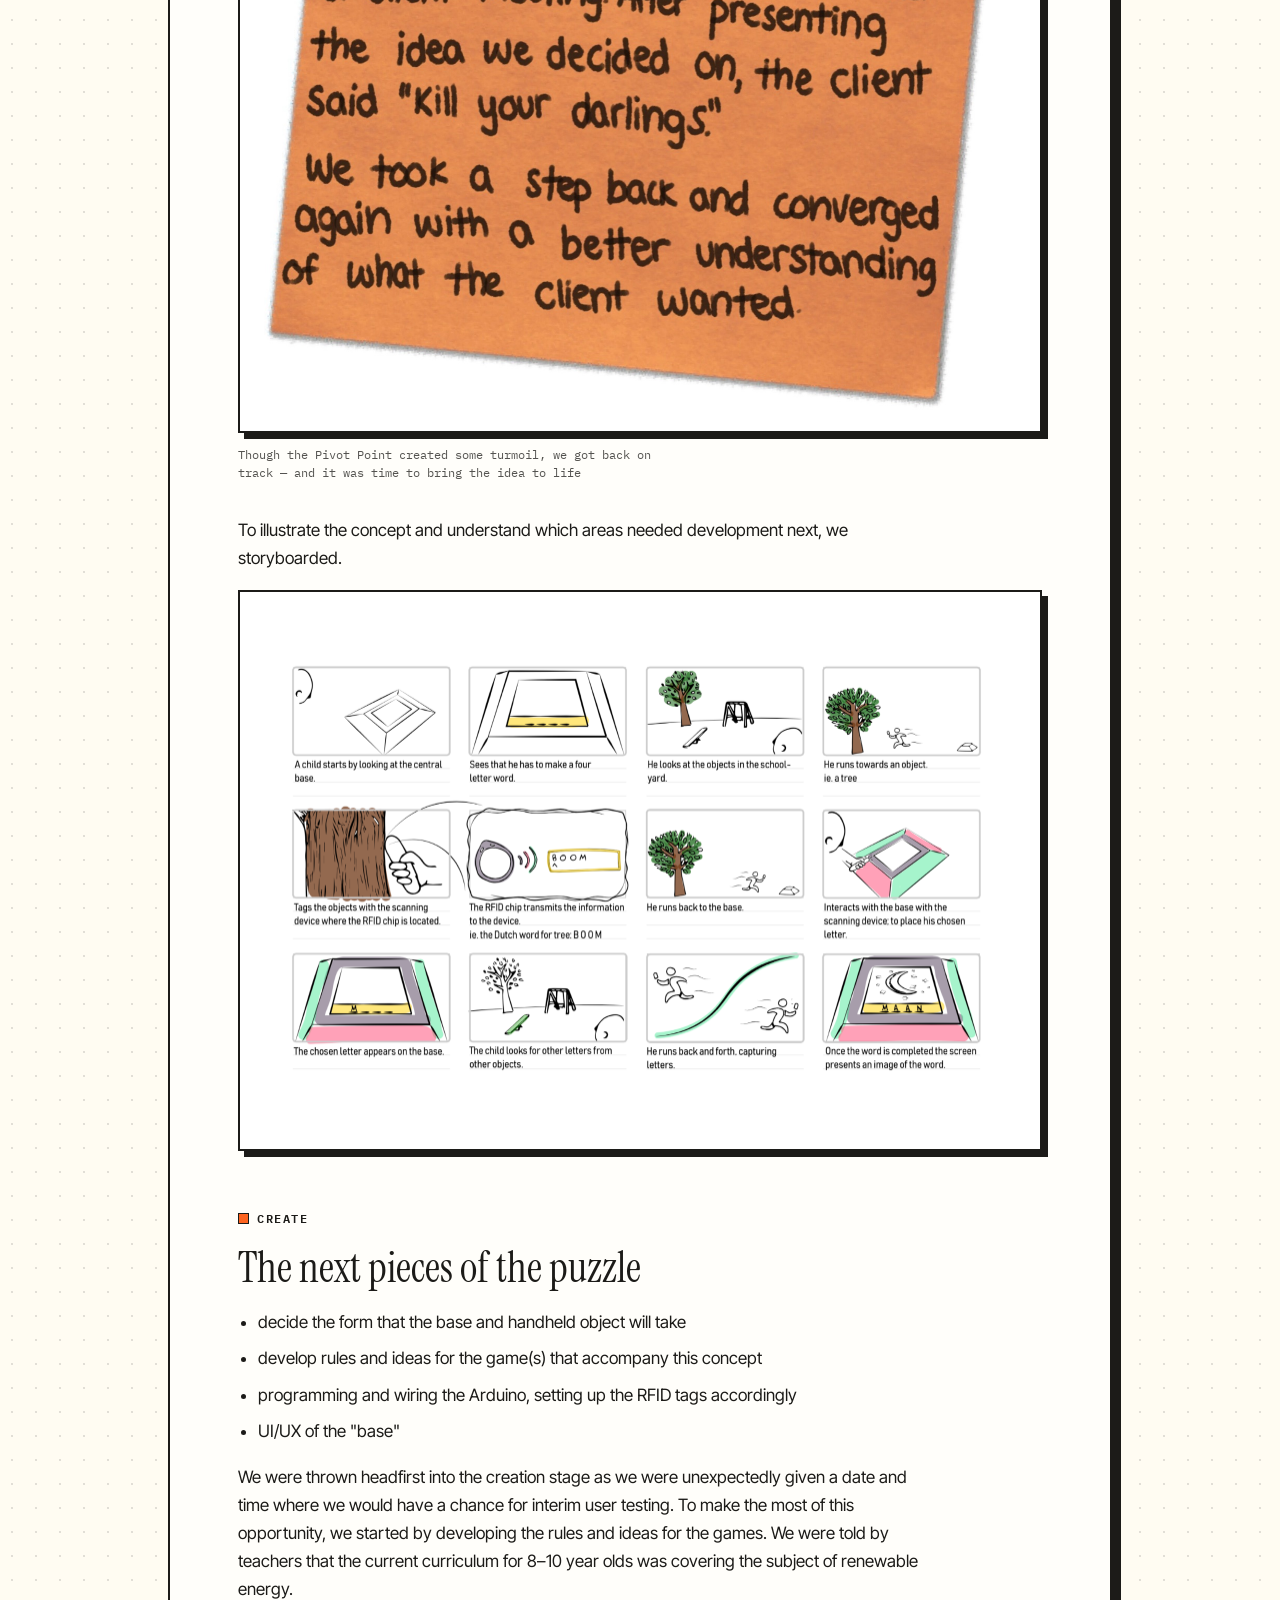
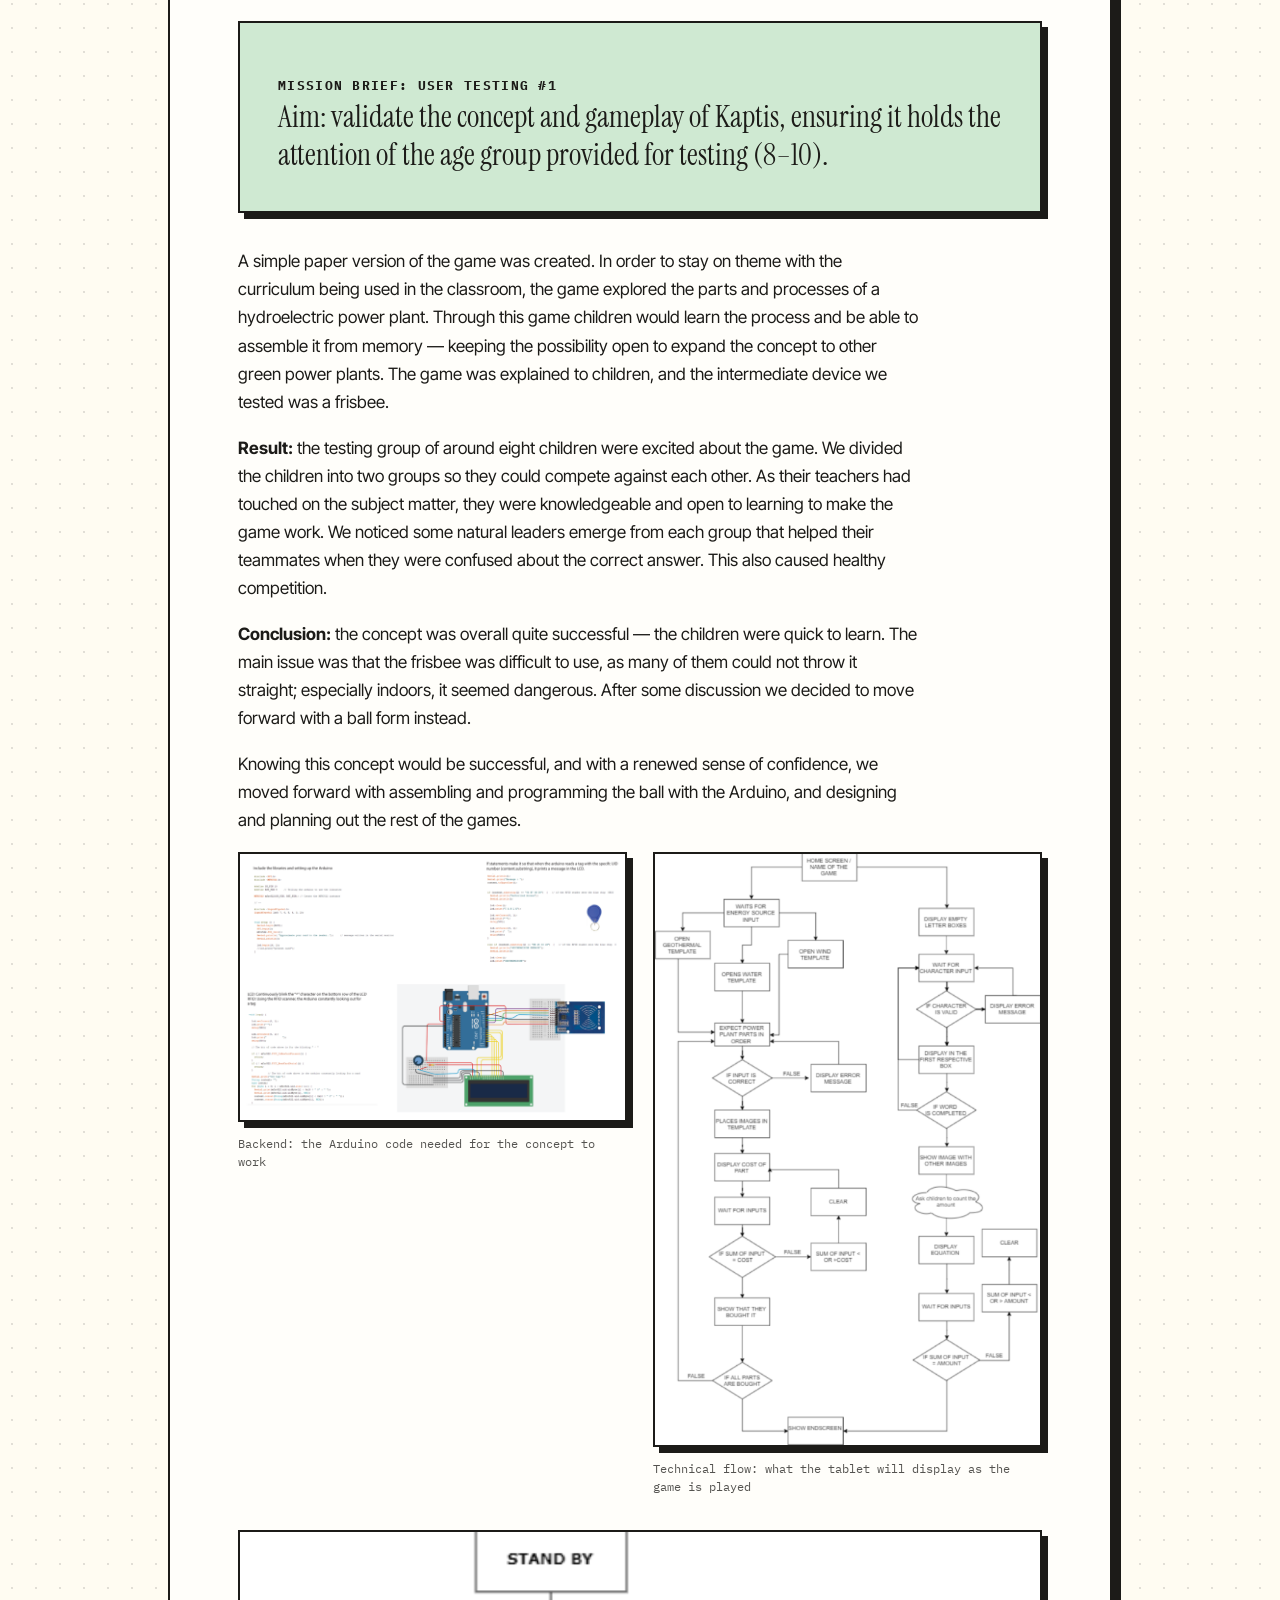
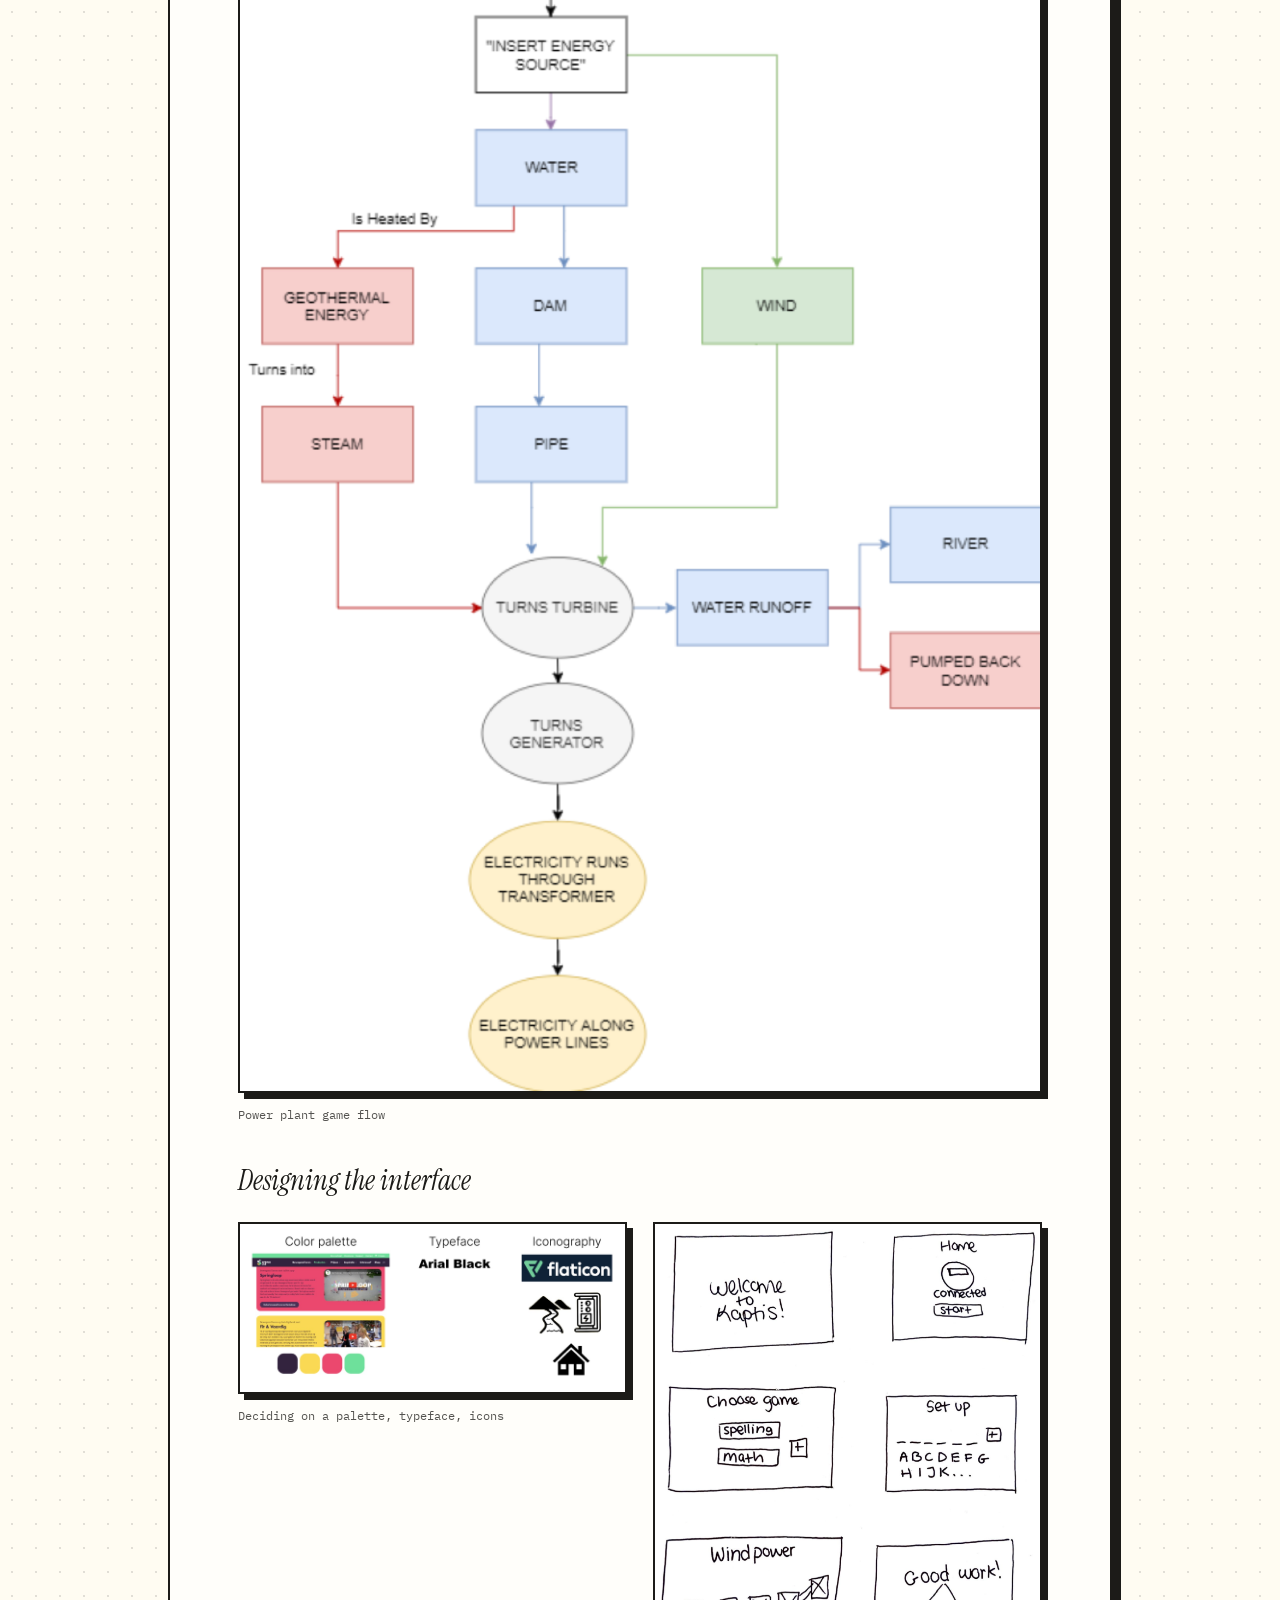
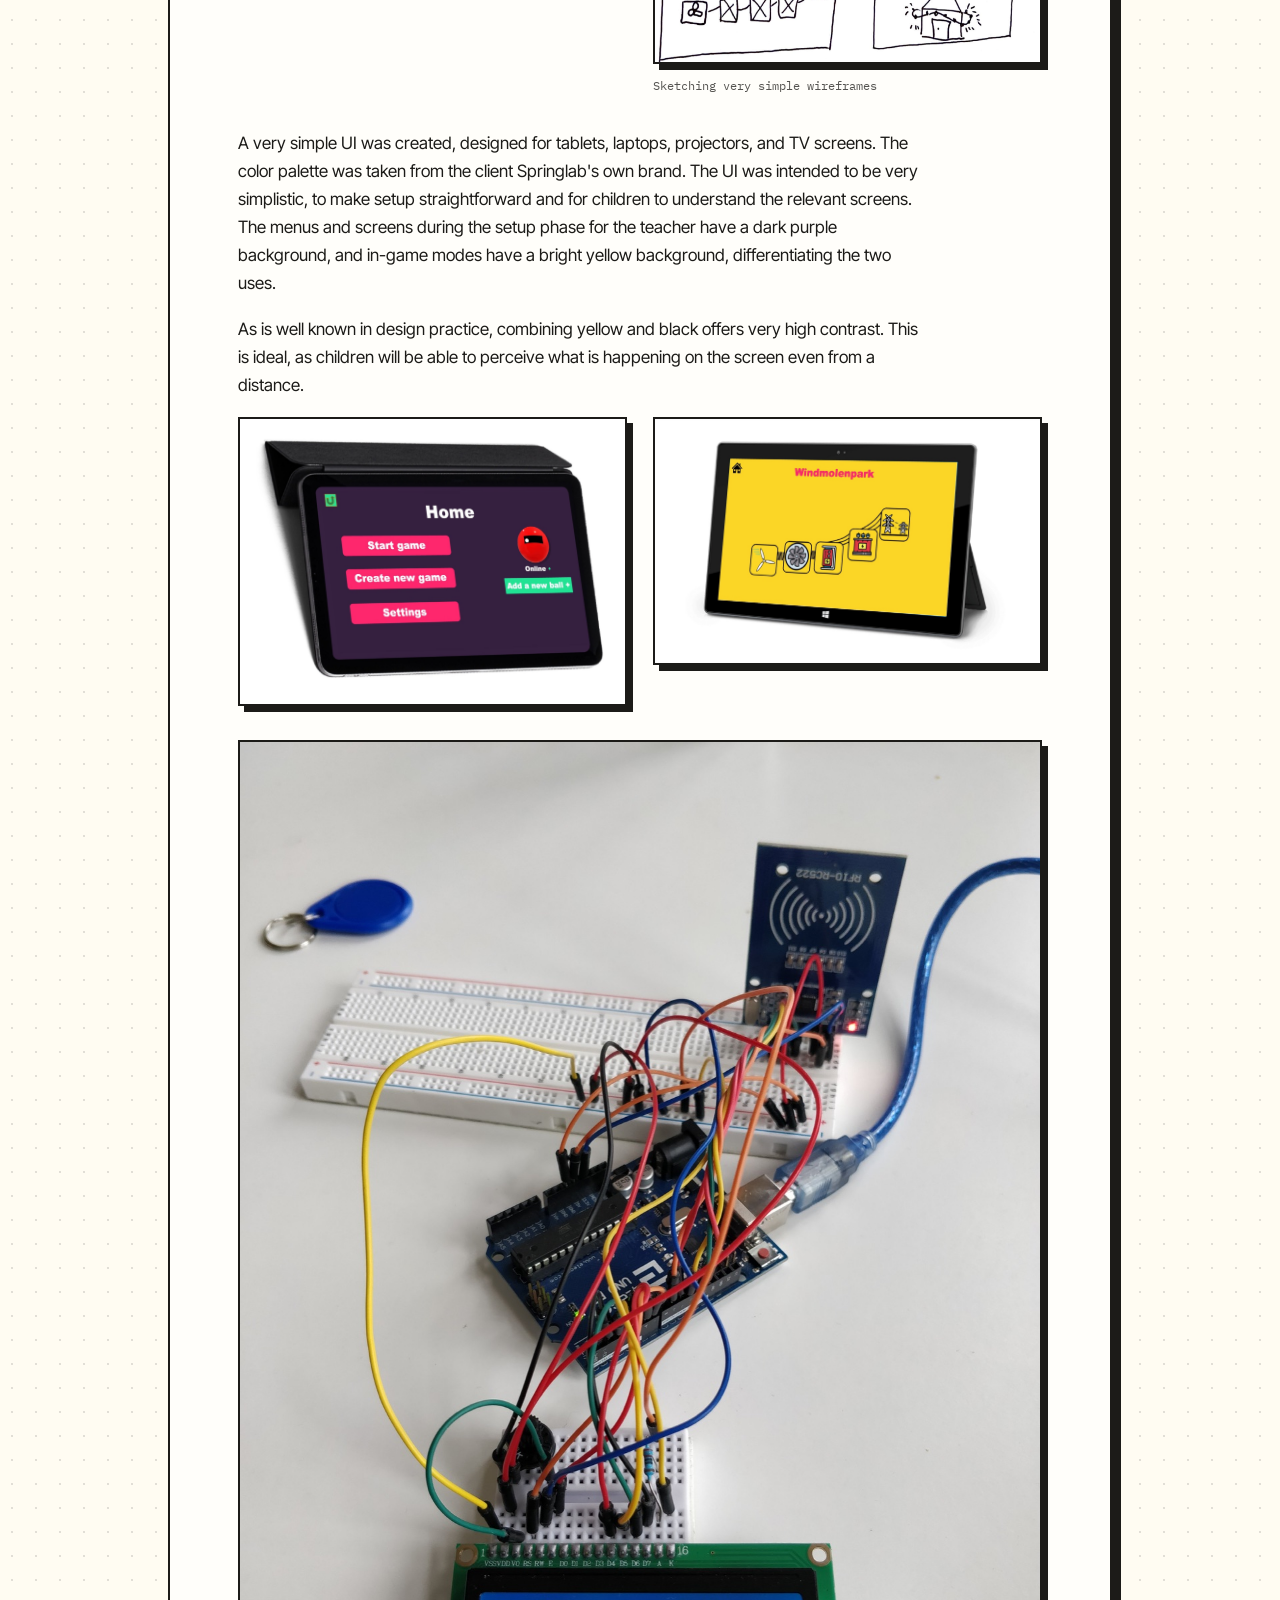
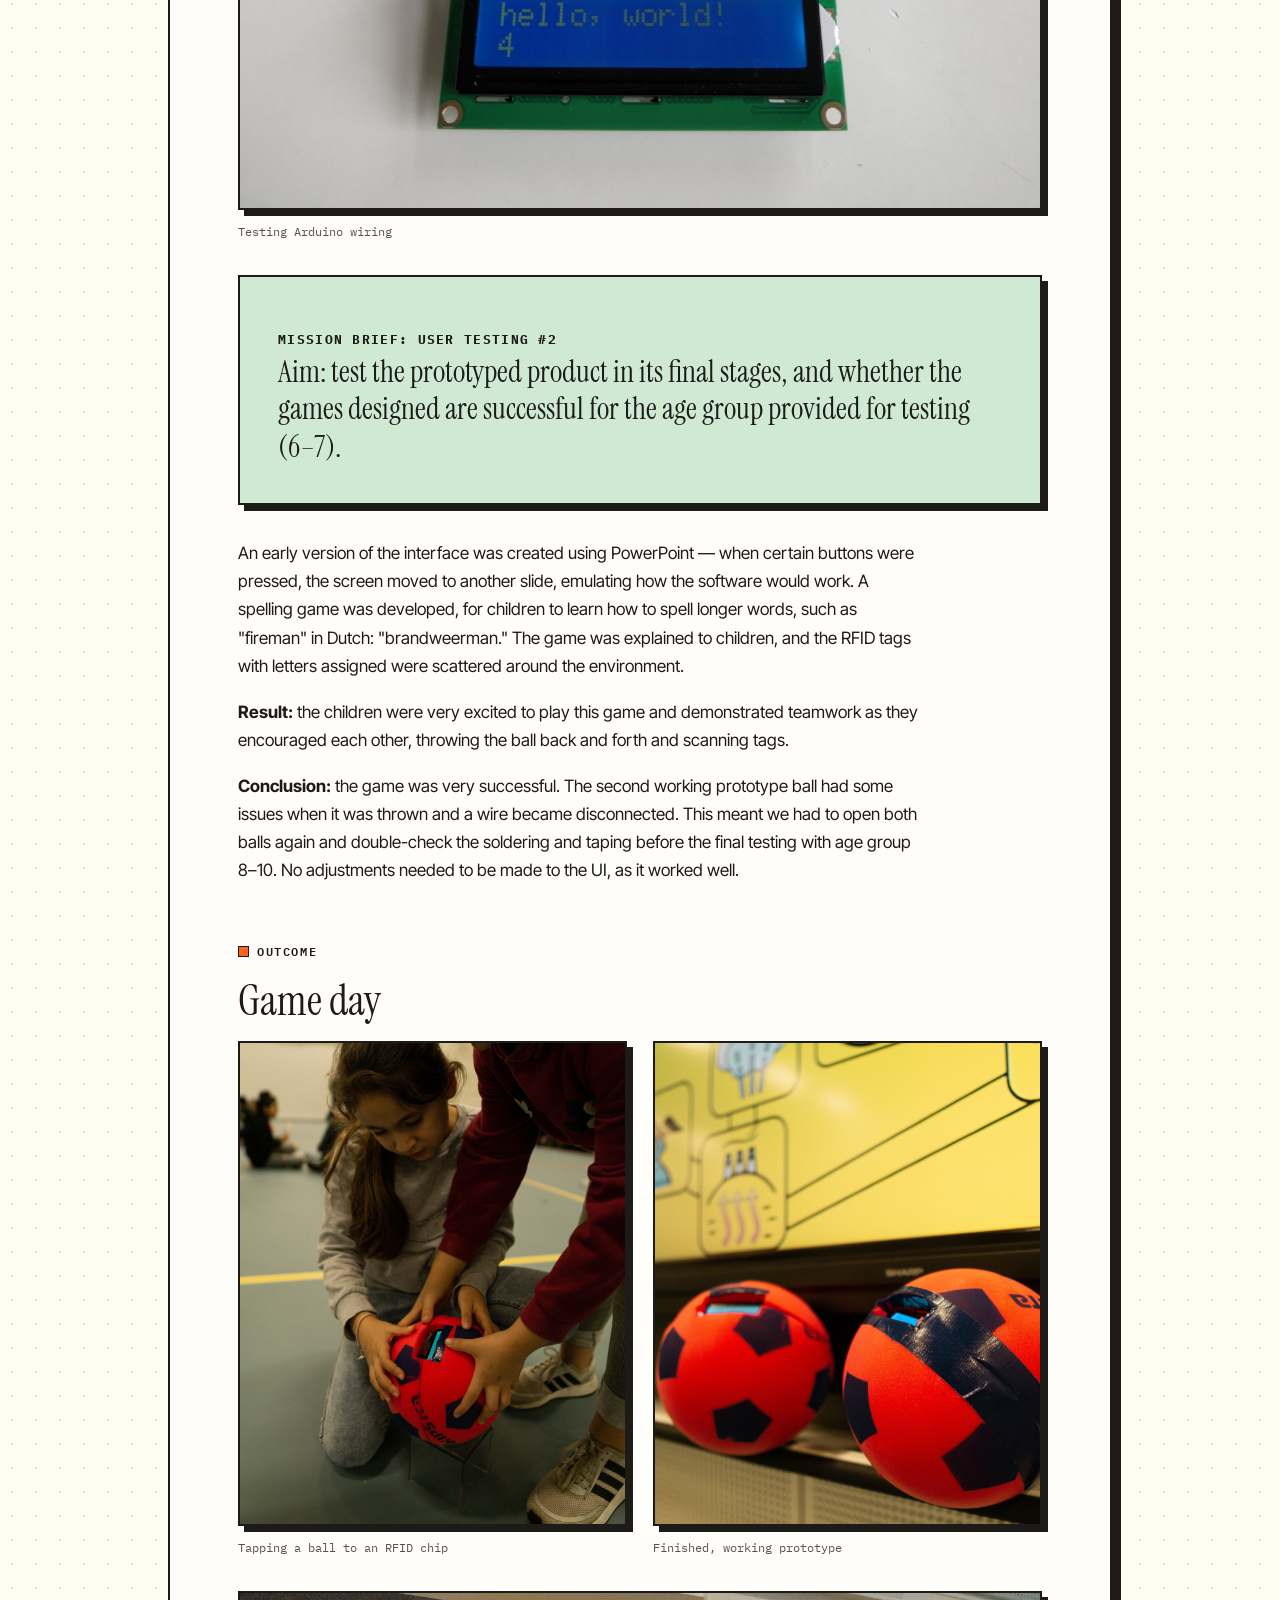
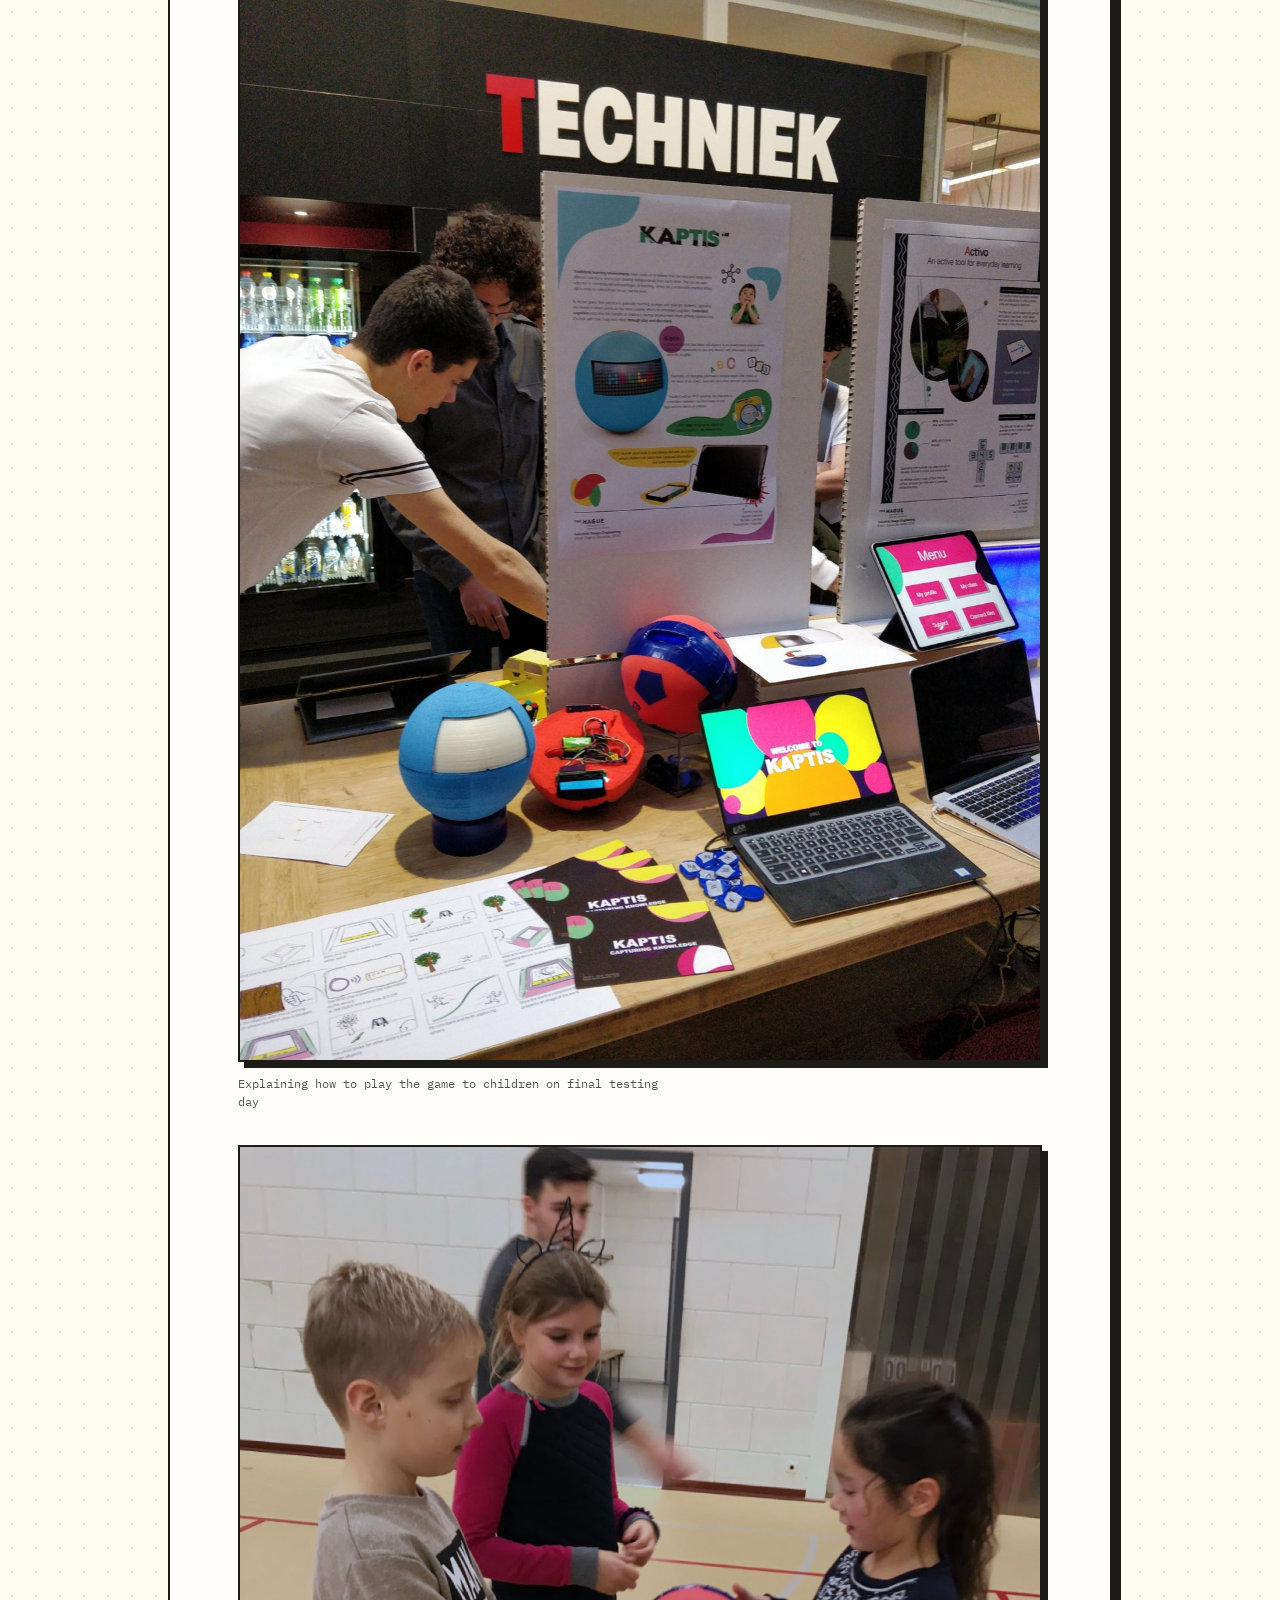
<file: kaptis.html>
<!DOCTYPE html>
<html lang="en">
<head>
  <meta charset="UTF-8">
  <meta name="viewport" content="width=device-width, initial-scale=1.0">
  <title>Kaptis — Dip's Portfolio</title>
  <meta name="description" content="Kaptis: an Arduino-powered smart ball that promotes active, multisensory learning in Dutch primary schools. Game design · Arduino · Research.">
  <meta property="og:title" content="Kaptis — case study">
  <meta property="og:image" content="assets/img/02902efa_packaging_for_portfolio_export1-01_copy_3.png">
  <link rel="icon" href="assets/favicon.png">
  <link rel="preconnect" href="https://fonts.googleapis.com">
  <link rel="preconnect" href="https://fonts.gstatic.com" crossorigin>
  <link href="https://fonts.googleapis.com/css2?family=IBM+Plex+Mono:wght@400;600&family=Instrument+Serif:ital@0;1&family=Inter+Tight:ital,wght@0,400;0,500;0,700;1,400&display=swap" rel="stylesheet">
  <link rel="stylesheet" href="css/dipos.css">
</head>
<body>
  <a class="skip-link" href="#case">Skip to content</a>

  <header class="menubar">
    <a class="brand" href="index.html"><span class="dot"></span>DipOS</a>
    <nav aria-label="Main">
      <details>
        <summary>Work ▾</summary>
        <div class="menu-list">
          <a href="trinitytales.html">Trinity Tales <span>game</span></a>
          <a href="hogwartshaven.html">Hogwarts Haven <span>web</span></a>
          <a href="kaptis.html" aria-current="page">Kaptis <span>smart toy</span></a>
        </div>
      </details>
      <a href="assets/Pandey-CV-2025.pdf" target="_blank" rel="noopener">CV ↗</a>
      <a href="mailto:dikshadippandey@gmail.com">Contact</a>
    </nav>
    <div class="clock" aria-hidden="true"><span class="date"></span><span class="time"></span></div>
  </header>

  <main class="doc-wrap" id="case">
    <article class="doc">
      <header class="titlebar titlebar--static window--mint">
        <a class="winbtn close" href="index.html" aria-label="Close and return to desktop">×</a>
        <span class="title">kaptis — case study</span>
        <span class="winbtn spacer"></span>
      </header>

      <div class="doc-body">
        <figure class="doc-hero">
          <img src="assets/img/02902efa_packaging_for_portfolio_export1-01_copy_3.png" alt="Kaptis smart ball and packaging design">
        </figure>

        <h1>Kaptis</h1>
        <div class="chips meta">
          <span class="chip">Group project</span>
          <span class="chip chip--blue">Four months</span>
          <span class="chip chip--mint">Tablet / PC</span>
          <span class="chip">Game design</span>
          <span class="chip chip--pink">Arduino</span>
          <span class="chip">Research</span>
        </div>

        <p class="lede">Kaptis is a four-month collegiate project, collaboratively developed by a team of four, designed for our client, Springlab — a Dutch startup specializing in smart toys for children. Our task was to design a smart object that promotes active, playful learning in Dutch primary schools, aligning with Springlab's innovative movement-learning solutions.</p>

        <figure>
          <img src="assets/img/eace64a5_Prototype_Ball_2.jpg" alt="The Kaptis prototype ball" loading="lazy">
        </figure>

        <section>
          <p class="kicker">Background</p>
          <h2>What does the client want?</h2>
          <p>A growing amount of studies point to the fact that through active experiences, not only do children learn better, but it also benefits their health and may develop their socio-emotional skills.</p>
          <p>We found that there is a developing trend in the teaching methods of primary schools (ages 6–10) which involves an increasing amount of sedentary learning. Coupled with an increased use of screen time inside and outside the classroom, the amount of time for physically active play in children's lives is decreasing.</p>
          <p>The client, Springlab, is dedicated to advancing this concept of movement-learning in Dutch primary schools. Their product Beweegvloer is a smart projector, and is the first of their solutions in reforming traditional teaching methods. Programmed with educational games, the projector points to the floor and can detect children's movements and interactions with the objects "on screen."</p>
          <h3>The goal?</h3>
          <p>Our design goal was to craft an Arduino-based interactive toy that promotes active, multisensory learning for children in Dutch primary schools. This innovative tool must serve as a flexible platform, allowing Springlab and educators to adapt it to the school curriculum. It should encourage a shift towards engaging, active learning environments.</p>
        </section>

        <section>
          <p class="kicker">Define</p>
          <h2>Listening to teachers</h2>
          <div class="stat-row">
            <div class="stat"><b>9/10</b><p>are worried about students spending too much screen time daily</p></div>
            <div class="stat"><b>3 in 5</b><p>of teachers interviewed are interested in adding a new tool or toy to their day-to-day to keep children engaged</p></div>
            <div class="stat"><b>100%</b><p>expressed some concerns about troubleshooting and learning with new tools or toys</p></div>
          </div>

          <h3>The target group…</h3>
          <p>The primary target group for our project is Dutch primary school teachers — crucial facilitators who bridge the gap between our client's objectives and the end users, schoolchildren aged 6–10. A deep understanding and empathy towards the teachers are essential, as they are pivotal in delivering and implementing the envisioned experience through the product.</p>
          <p>The designed product shouldn't be intended to serve as a replacement for teachers; instead, it's envisioned as a valuable tool that amplifies their teaching efficacy without diverting the students' focus and attention away from the instructional process. Ensuring that the product is perceived as beneficial and valuable by the teachers is crucial for its successful adoption and implementation. The needs and values of the children, as the main product users, must be held in high regard and considered paramount during all stages of the design process as well.</p>

          <h3>Empathizing</h3>
          <p>A group of teachers were interviewed to better understand their needs as the target group. All teachers agreed that at the end of the day they want their pupils to have a fulfilling school curriculum that they are enthusiastic about. One teacher claimed that embracing technology is the only way forward:</p>
          <blockquote class="pull pull--orange">
            "Whether we like it or not, children are using screens at younger ages these days, so we have to invite screens into the classroom in a healthy way, I think."
            <small>Dutch primary school teacher</small>
          </blockquote>
          <p>After a brief discussion within the group we came up with some distinct categories for brainstorming that we could use as a framework to ideate with: wearable, handheld, modular/mobile, and stationary. These were used as headings on paper. In this method, each group member had two minutes to sketch an idea and pass the paper to the next person. After a few minutes, the result was a mix of many ideas.</p>
        </section>

        <section>
          <p class="kicker">Ideate</p>
          <h2>Diverging</h2>
          <p>There is an endless choice of diverging methods, and by tweaking a few we came up with this unique method to ideate. There were some concerns about feasibility for the final product, so we also ideated focusing on which sensors and actuators would be needed for the Arduino to get each idea and movement to work.</p>
          <div class="figgrid">
            <figure><img src="assets/img/3b27c80c_Ideation_Round_2_1_page-000.png" alt="Ideation sketches, round 2, page 1" loading="lazy"></figure>
            <figure><img src="assets/img/a431dfce_Ideation_Round_2_1_page-00.png" alt="Ideation sketches, round 2, page 2" loading="lazy"></figure>
            <figure><img src="assets/img/b76ba2dd_Ideation_Round_2_1_page-0.png" alt="Ideation sketches, round 2, page 3" loading="lazy"></figure>
            <figure><img src="assets/img/d9f7b2d1_Ideation_Round_2_1_page.png" alt="Ideation sketches, round 2, page 4" loading="lazy"></figure>
          </div>

          <h3>Converging</h3>
          <p>Methodically converging on potential solutions is vital. This structured approach not only streamlines the selection process but also ensures that the final concept chosen is both innovative and viable.</p>
          <p>The DATUM method was used first for converging, in which each idea favored by the team is evaluated in a table comparatively against a few criteria: cost, repair, durability, safety, cleaning, and duration (of the proposed games). This narrowed down the choices between a few ideas, and then the VALUE method was used, in which advantages, limitations, and unique elements are written out for each idea.</p>
          <figure>
            <img src="assets/img/738357b9_Screenshot_2023-10-17_at_2.37.45_PM.jpg" alt="Converging methods table" loading="lazy">
            <figcaption>Converging with the DATUM and VALUE methods</figcaption>
          </figure>
          <figure>
            <img src="assets/img/013f5be9_Kaptis_pivot_point.jpg" alt="The pivot point diagram" loading="lazy">
            <figcaption>Though the Pivot Point created some turmoil, we got back on track — and it was time to bring the idea to life</figcaption>
          </figure>
          <p>To illustrate the concept and understand which areas needed development next, we storyboarded.</p>
          <figure>
            <img src="assets/img/0fd94272_kaptis_storyboard_jpeg.png" alt="Kaptis concept storyboard" loading="lazy">
          </figure>
        </section>

        <section>
          <p class="kicker">Create</p>
          <h2>The next pieces of the puzzle</h2>
          <ul>
            <li>decide the form that the base and handheld object will take</li>
            <li>develop rules and ideas for the game(s) that accompany this concept</li>
            <li>programming and wiring the Arduino, setting up the RFID tags accordingly</li>
            <li>UI/UX of the "base"</li>
          </ul>
          <p>We were thrown headfirst into the creation stage as we were unexpectedly given a date and time where we would have a chance for interim user testing. To make the most of this opportunity, we started by developing the rules and ideas for the games. We were told by teachers that the current curriculum for 8–10 year olds was covering the subject of renewable energy.</p>

          <blockquote class="pull pull--mint">
            <strong style="font-family:var(--font-mono); font-size:13px; letter-spacing:.1em; text-transform:uppercase;">Mission brief: user testing #1</strong><br>
            Aim: validate the concept and gameplay of Kaptis, ensuring it holds the attention of the age group provided for testing (8–10).
          </blockquote>
          <p>A simple paper version of the game was created. In order to stay on theme with the curriculum being used in the classroom, the game explored the parts and processes of a hydroelectric power plant. Through this game children would learn the process and be able to assemble it from memory — keeping the possibility open to expand the concept to other green power plants. The game was explained to children, and the intermediate device we tested was a frisbee.</p>
          <p><strong>Result:</strong> the testing group of around eight children were excited about the game. We divided the children into two groups so they could compete against each other. As their teachers had touched on the subject matter, they were knowledgeable and open to learning to make the game work. We noticed some natural leaders emerge from each group that helped their teammates when they were confused about the correct answer. This also caused healthy competition.</p>
          <p><strong>Conclusion:</strong> the concept was overall quite successful — the children were quick to learn. The main issue was that the frisbee was difficult to use, as many of them could not throw it straight; especially indoors, it seemed dangerous. After some discussion we decided to move forward with a ball form instead.</p>
          <p>Knowing this concept would be successful, and with a renewed sense of confidence, we moved forward with assembling and programming the ball with the Arduino, and designing and planning out the rest of the games.</p>

          <div class="figgrid">
            <figure>
              <img src="assets/img/24b7260c_kaptis_arduino_planning.png" alt="Arduino backend planning diagram" loading="lazy">
              <figcaption>Backend: the Arduino code needed for the concept to work</figcaption>
            </figure>
            <figure>
              <img src="assets/img/bf3ec39c_kaptis_flowchart.png" alt="Technical flowchart for the tablet display" loading="lazy">
              <figcaption>Technical flow: what the tablet will display as the game is played</figcaption>
            </figure>
          </div>
          <figure>
            <img src="assets/img/8d7be58a_smart_objects_kaptis_game_planning.png" alt="Power plant game flow diagram" loading="lazy">
            <figcaption>Power plant game flow</figcaption>
          </figure>

          <h3>Designing the interface</h3>
          <div class="figgrid">
            <figure>
              <img src="assets/img/1ccbe0c5_Screenshot_2023-11-03_at_3.38.38_PM.jpg" alt="Palette, typeface and icon decisions" loading="lazy">
              <figcaption>Deciding on a palette, typeface, icons</figcaption>
            </figure>
            <figure>
              <img src="assets/img/bf4f544a_image-asset.png" alt="Simple wireframe sketches" loading="lazy">
              <figcaption>Sketching very simple wireframes</figcaption>
            </figure>
          </div>
          <p>A very simple UI was created, designed for tablets, laptops, projectors, and TV screens. The color palette was taken from the client Springlab's own brand. The UI was intended to be very simplistic, to make setup straightforward and for children to understand the relevant screens. The menus and screens during the setup phase for the teacher have a dark purple background, and in-game modes have a bright yellow background, differentiating the two uses.</p>
          <p>As is well known in design practice, combining yellow and black offers very high contrast. This is ideal, as children will be able to perceive what is happening on the screen even from a distance.</p>
          <div class="figgrid">
            <figure><img src="assets/img/e568e3b7_tab1@300x.jpg" alt="Teacher setup screen with dark purple background" loading="lazy"></figure>
            <figure><img src="assets/img/0d08fb17_tab2@300x.jpg" alt="In-game screen with bright yellow background" loading="lazy"></figure>
          </div>
          <figure>
            <img src="assets/img/a7e8724b_IMG_20191103_143446.jpg" alt="Arduino wiring on a breadboard" loading="lazy">
            <figcaption>Testing Arduino wiring</figcaption>
          </figure>

          <blockquote class="pull pull--mint">
            <strong style="font-family:var(--font-mono); font-size:13px; letter-spacing:.1em; text-transform:uppercase;">Mission brief: user testing #2</strong><br>
            Aim: test the prototyped product in its final stages, and whether the games designed are successful for the age group provided for testing (6–7).
          </blockquote>
          <p>An early version of the interface was created using PowerPoint — when certain buttons were pressed, the screen moved to another slide, emulating how the software would work. A spelling game was developed, for children to learn how to spell longer words, such as "fireman" in Dutch: "brandweerman." The game was explained to children, and the RFID tags with letters assigned were scattered around the environment.</p>
          <p><strong>Result:</strong> the children were very excited to play this game and demonstrated teamwork as they encouraged each other, throwing the ball back and forth and scanning tags.</p>
          <p><strong>Conclusion:</strong> the game was very successful. The second working prototype ball had some issues when it was thrown and a wire became disconnected. This meant we had to open both balls again and double-check the soldering and taping before the final testing with age group 8–10. No adjustments needed to be made to the UI, as it worked well.</p>
        </section>

        <section>
          <p class="kicker">Outcome</p>
          <h2>Game day</h2>
          <div class="figgrid">
            <figure>
              <img src="assets/img/d89fc40f_Prototype_Ball_4.jpg" alt="Tapping the ball to an RFID chip" loading="lazy">
              <figcaption>Tapping a ball to an RFID chip</figcaption>
            </figure>
            <figure>
              <img src="assets/img/6471d024_Prototype_Ball_1.jpg" alt="The finished working prototype ball" loading="lazy">
              <figcaption>Finished, working prototype</figcaption>
            </figure>
          </div>
          <figure>
            <img src="assets/img/954674ab_IMG_20191212_131013.jpg" alt="Explaining the game to children on final testing day" loading="lazy">
            <figcaption>Explaining how to play the game to children on final testing day</figcaption>
          </figure>
          <figure>
            <img src="assets/img/4d653aaf_Screen_Shot_2022-01-19_at_8.01.10_PM.jpg" alt="The Kaptis UI displayed during final testing" loading="lazy">
          </figure>
          <p>On the final day the project was tested one final time with the older age group. With everything polished off, we were lucky to have a smart touchscreen TV available where we could display the UI throughout the game, as we had only tested with computers and tablets before. This turned up the pressure for the competing teams as they played, as they could see each team's progress.</p>
          <p>Teachers observed as the children played — rarely making mistakes and able to piece together the various types of power plants integrated in the game. They were very impressed at how quickly the children could learn from this game, and how customizable it was. A few of them said they would certainly use a product like this in their classroom in the future.</p>
        </section>

        <section>
          <p class="kicker">Reflection</p>
          <h2>What I took away</h2>
          <p>With the product being a huge success, on the day of the Official Exposition it was rewarding to present the final product to the client. Although the Pivot Point had thrown a wrench in our plans and process, after going back to the drawing board we returned with a concept stronger than any of the previous ideas, and it was a huge hit. The client was pleased with the result and very interested in the process of how we constructed the ball and developed the games.</p>
          <p>Despite those few hurdles and even some interpersonal issues within the team, the project successfully met the initial goal we had set out with: to create a multisensory product using Arduino to promote active learning in the classroom.</p>
        </section>

        <nav class="doc-nav" aria-label="More projects">
          <a class="btn btn--ghost" href="hogwartshaven.html">← Prev: Hogwarts Haven</a>
          <a class="btn" href="index.html">Back to desktop →</a>
        </nav>
      </div>
    </article>
  </main>

  <footer class="site-footer">
    <span>DIP — made with <span class="heart">♥</span></span>
    <span>
      <a href="mailto:dikshadippandey@gmail.com">dikshadippandey@gmail.com</a> ·
      <a href="https://www.linkedin.com/in/dikshapandey/" target="_blank" rel="noopener">LinkedIn</a>
    </span>
  </footer>

  <script src="js/dipos.js"></script>
</body>
</html>
</file>
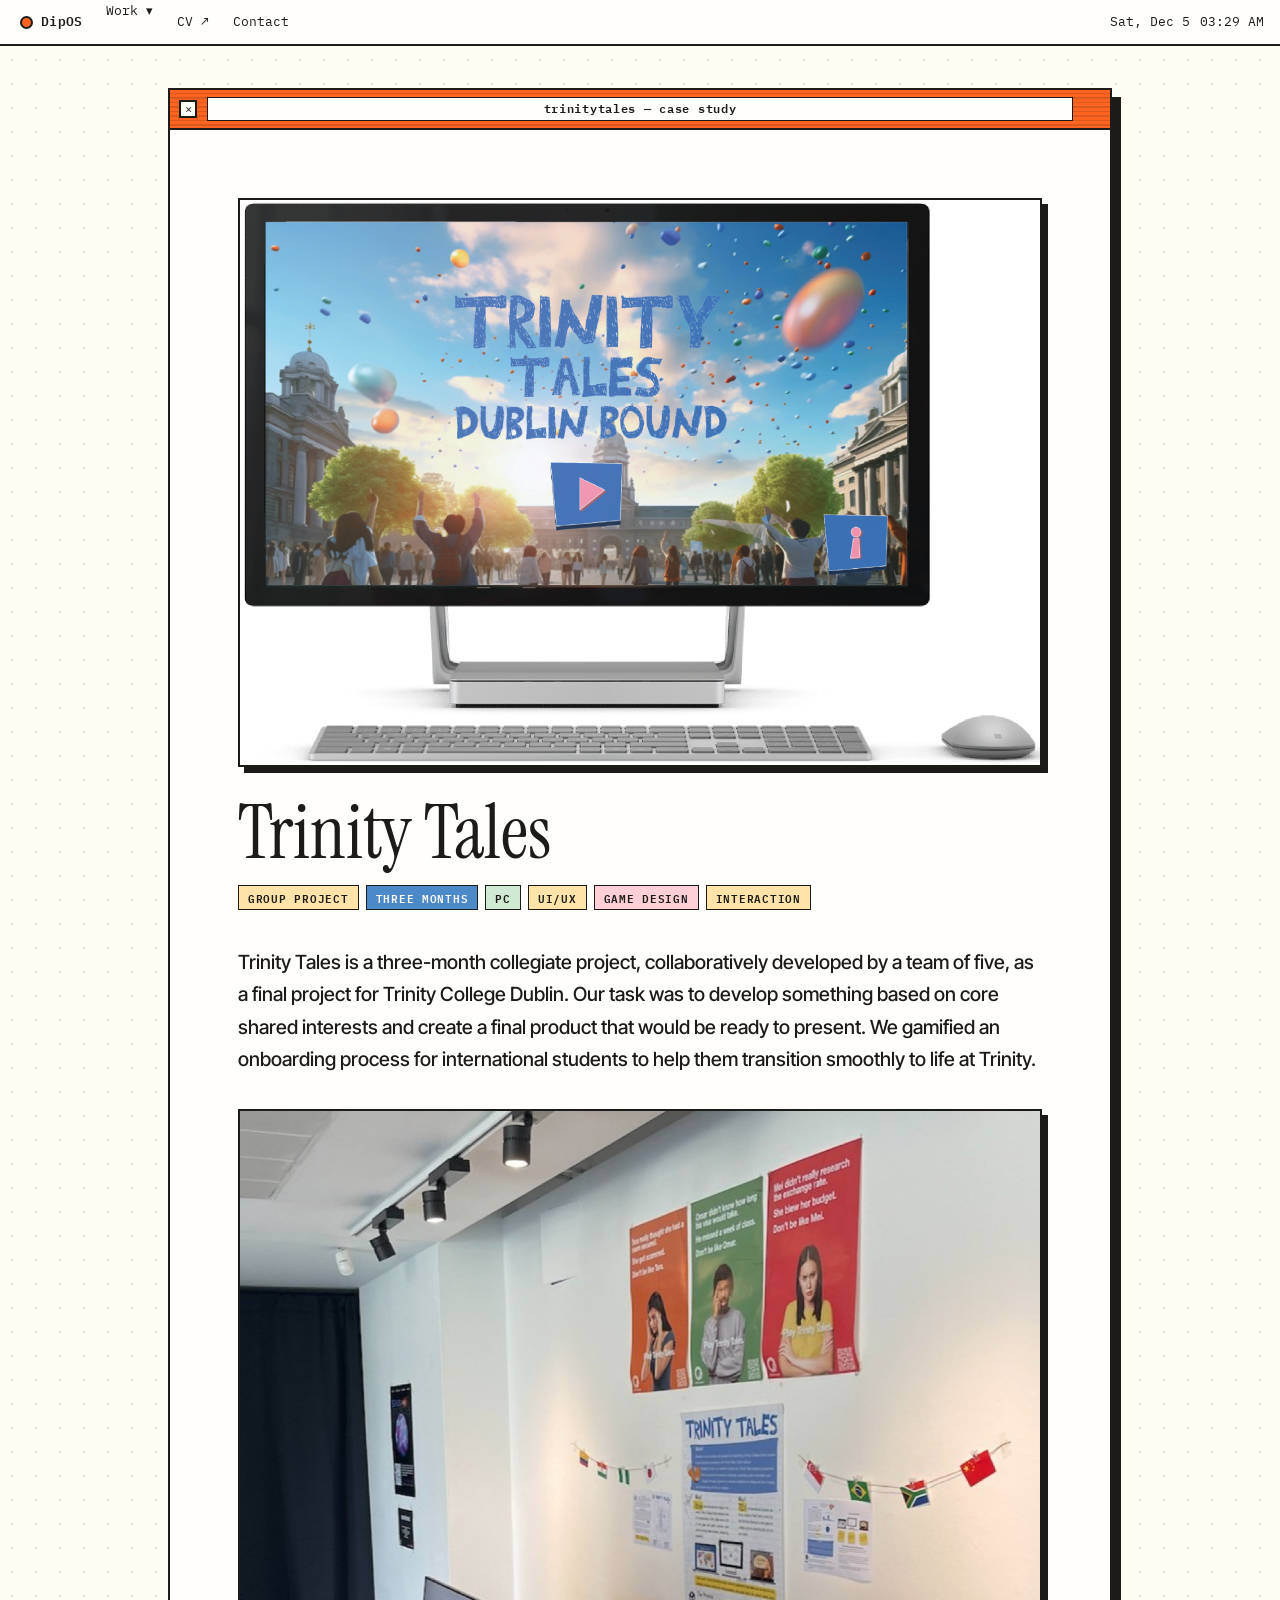
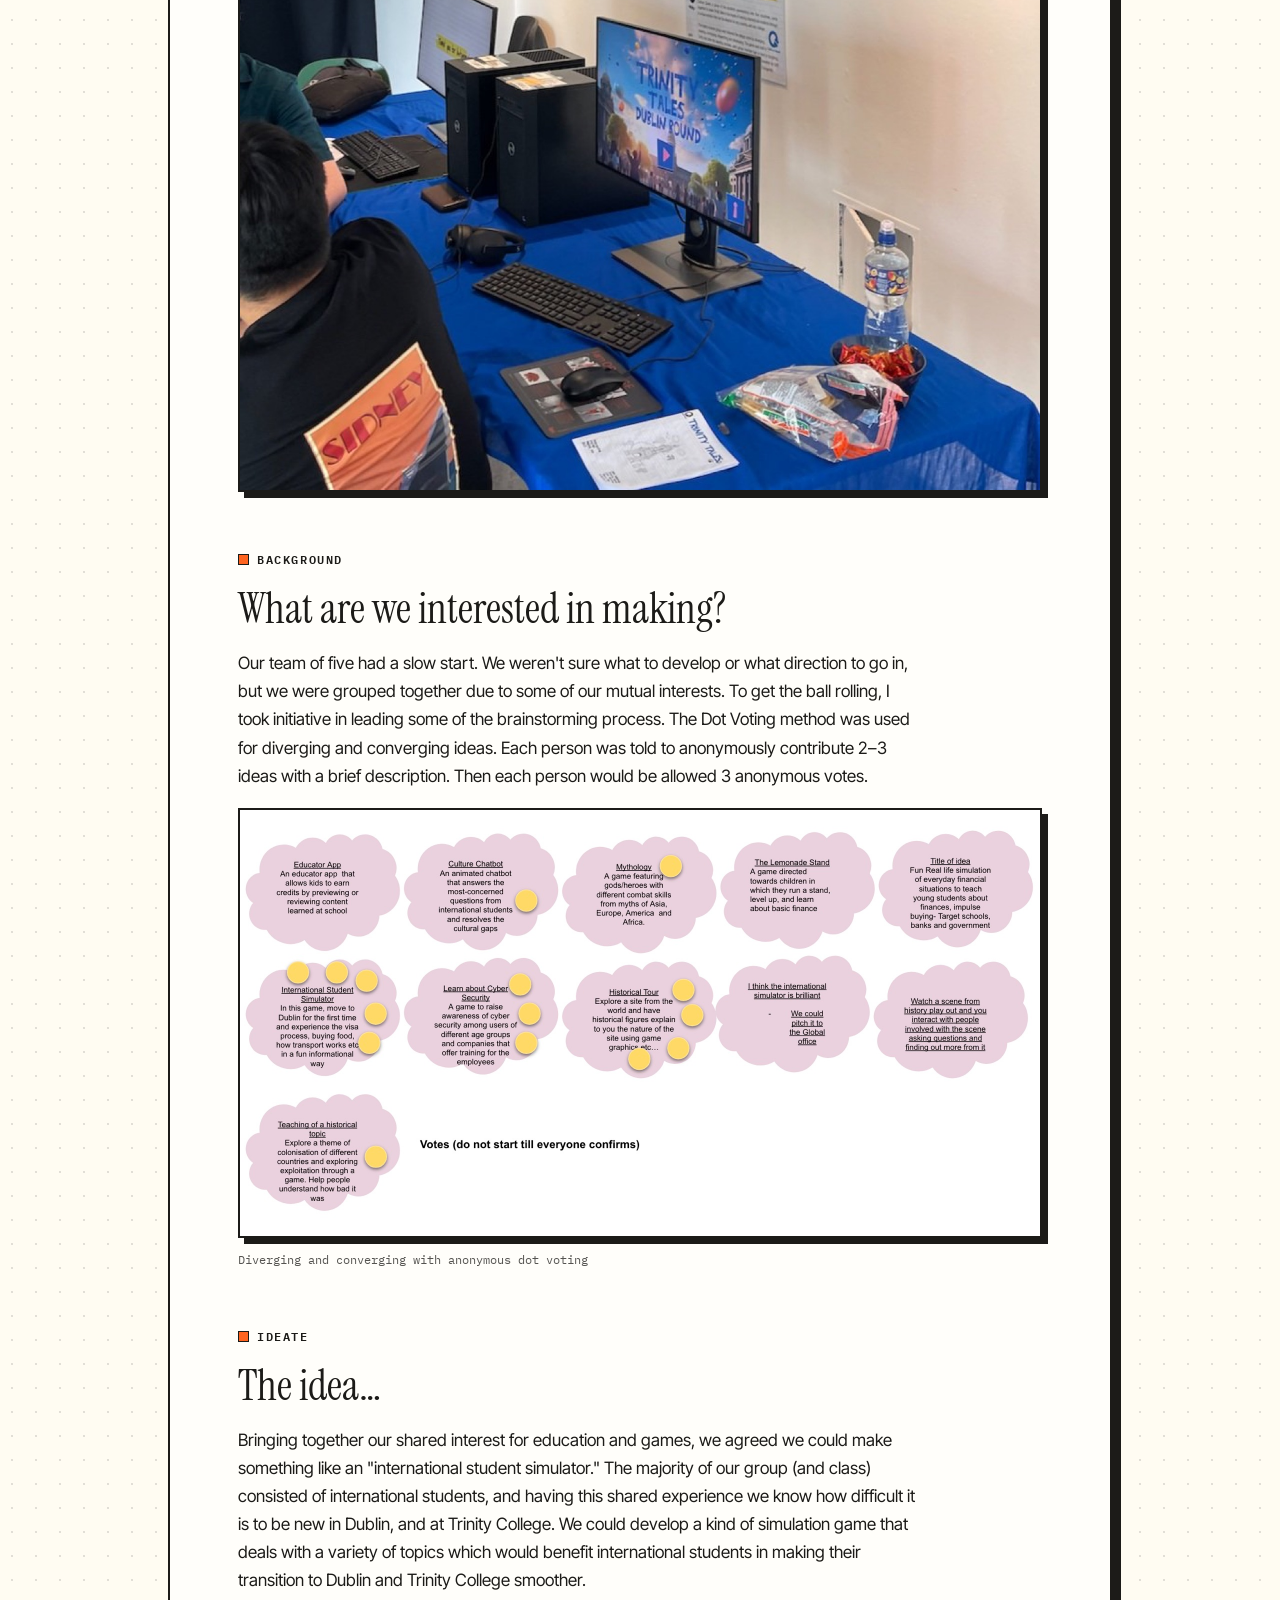
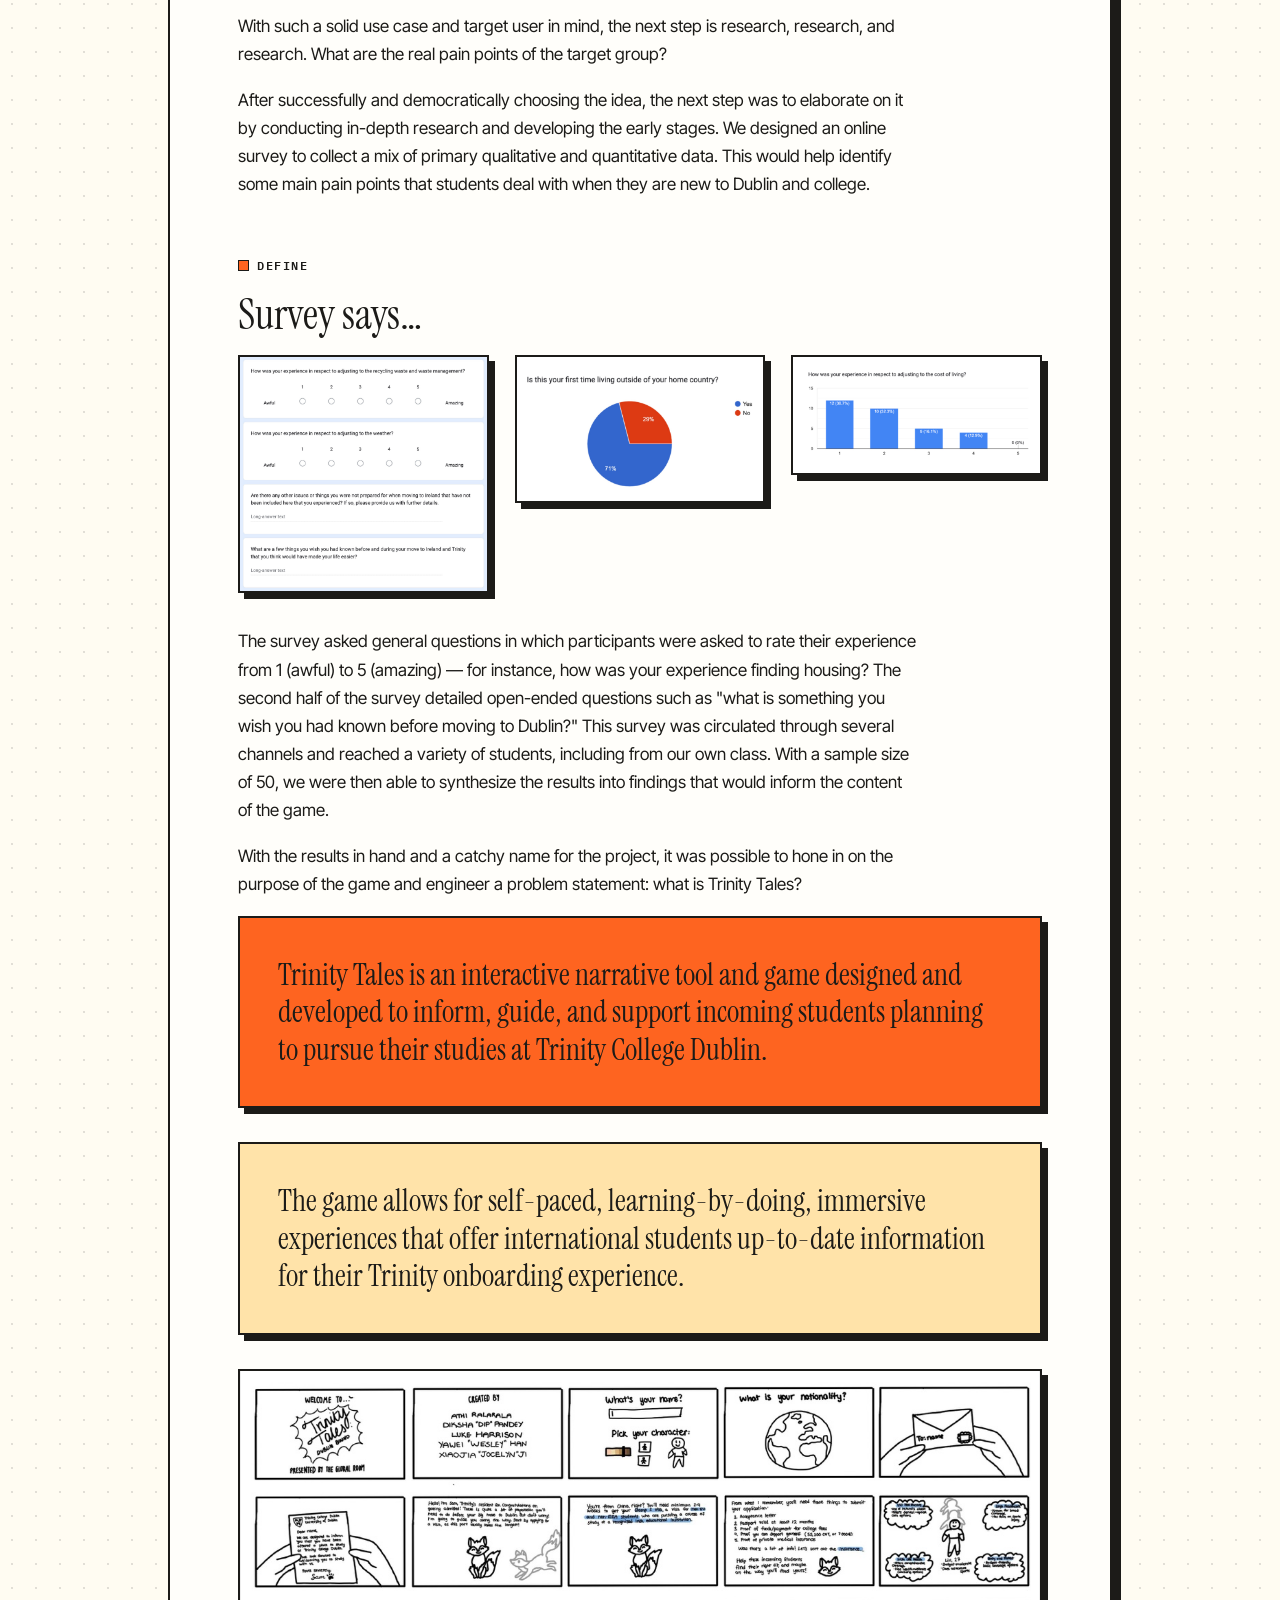
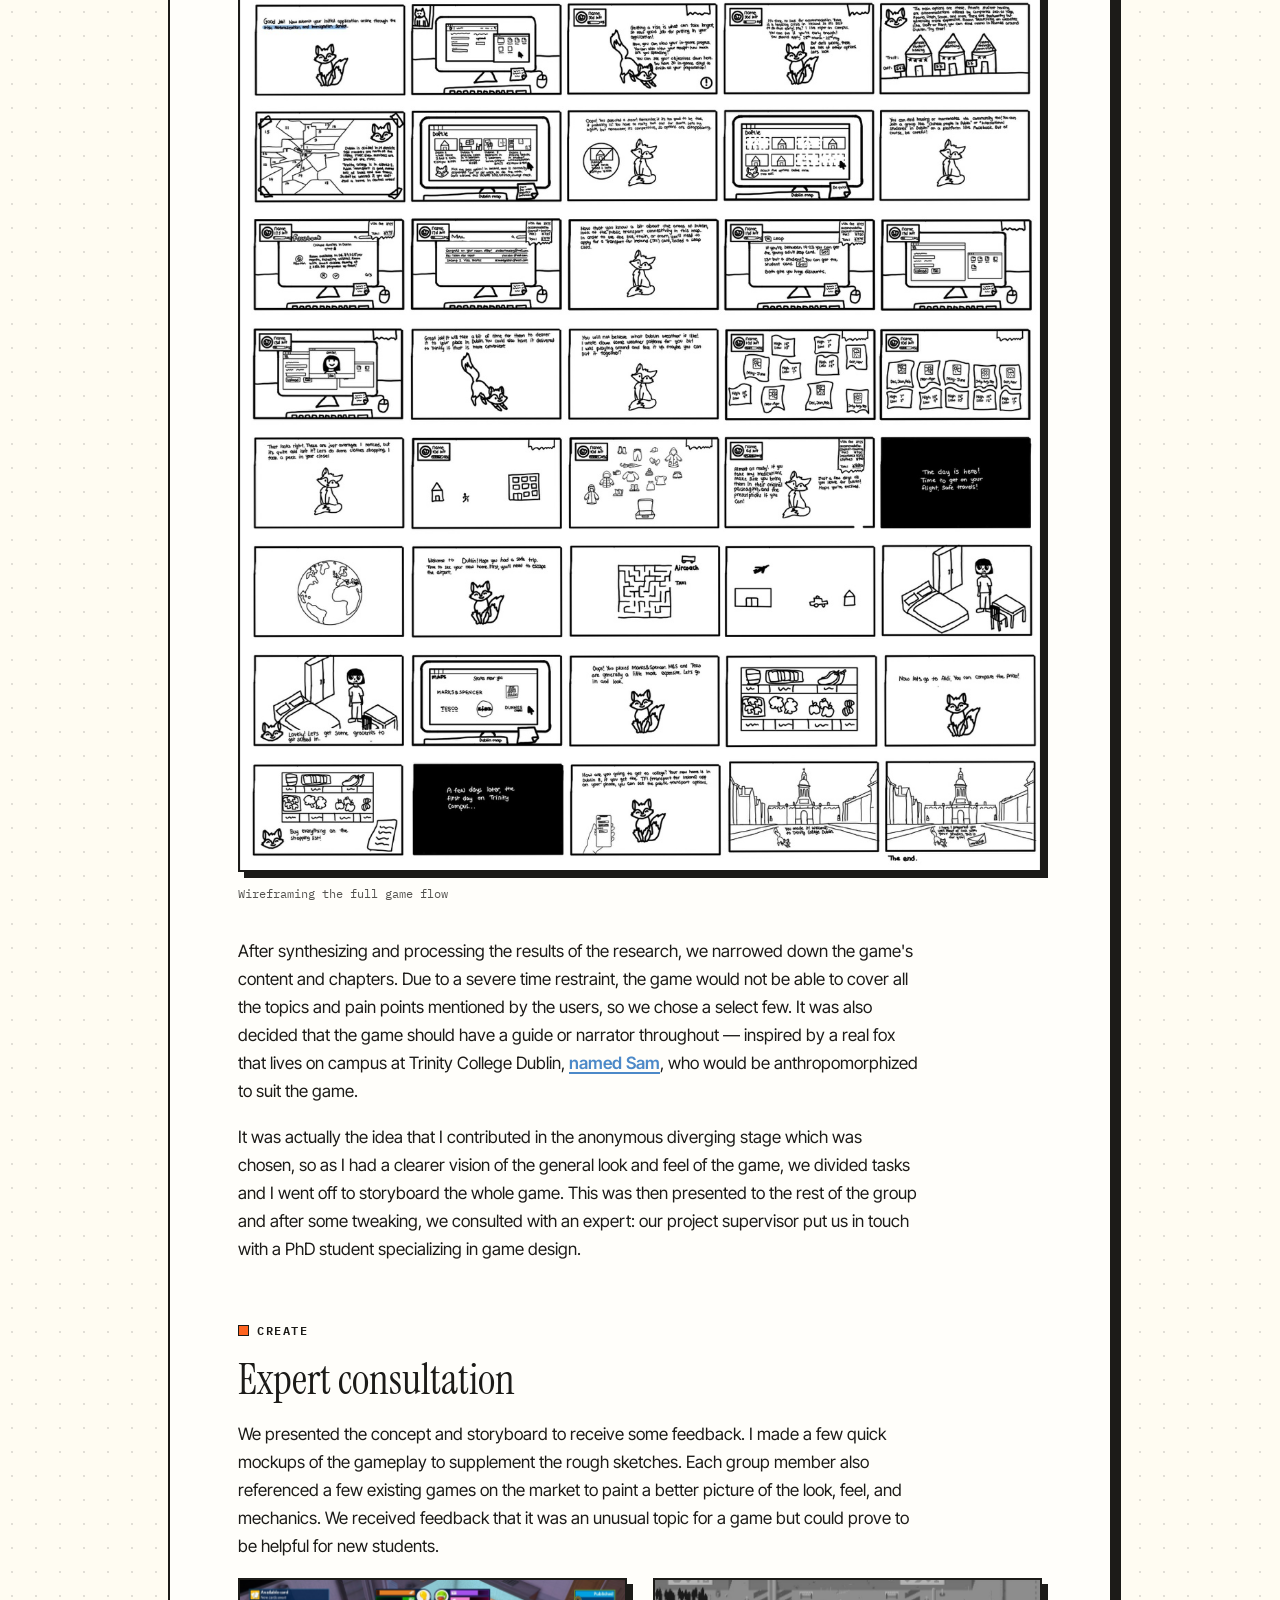
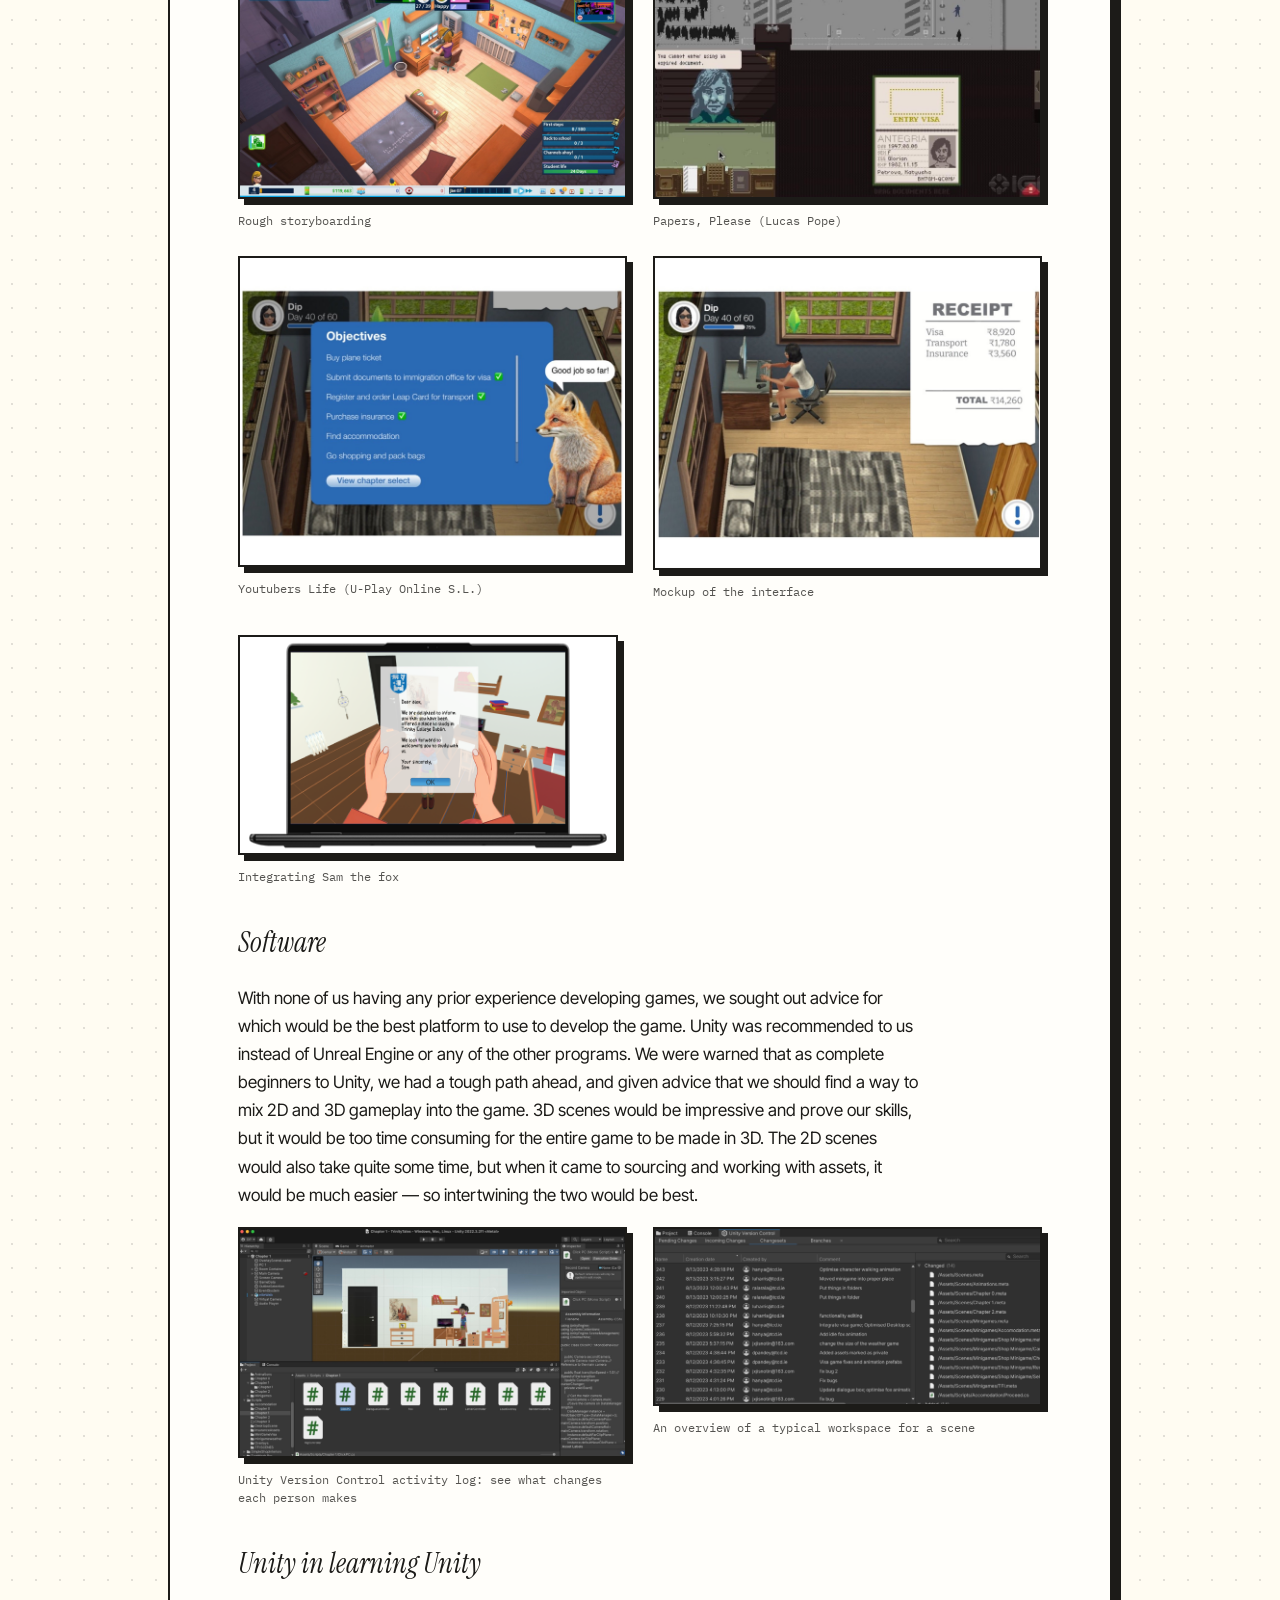
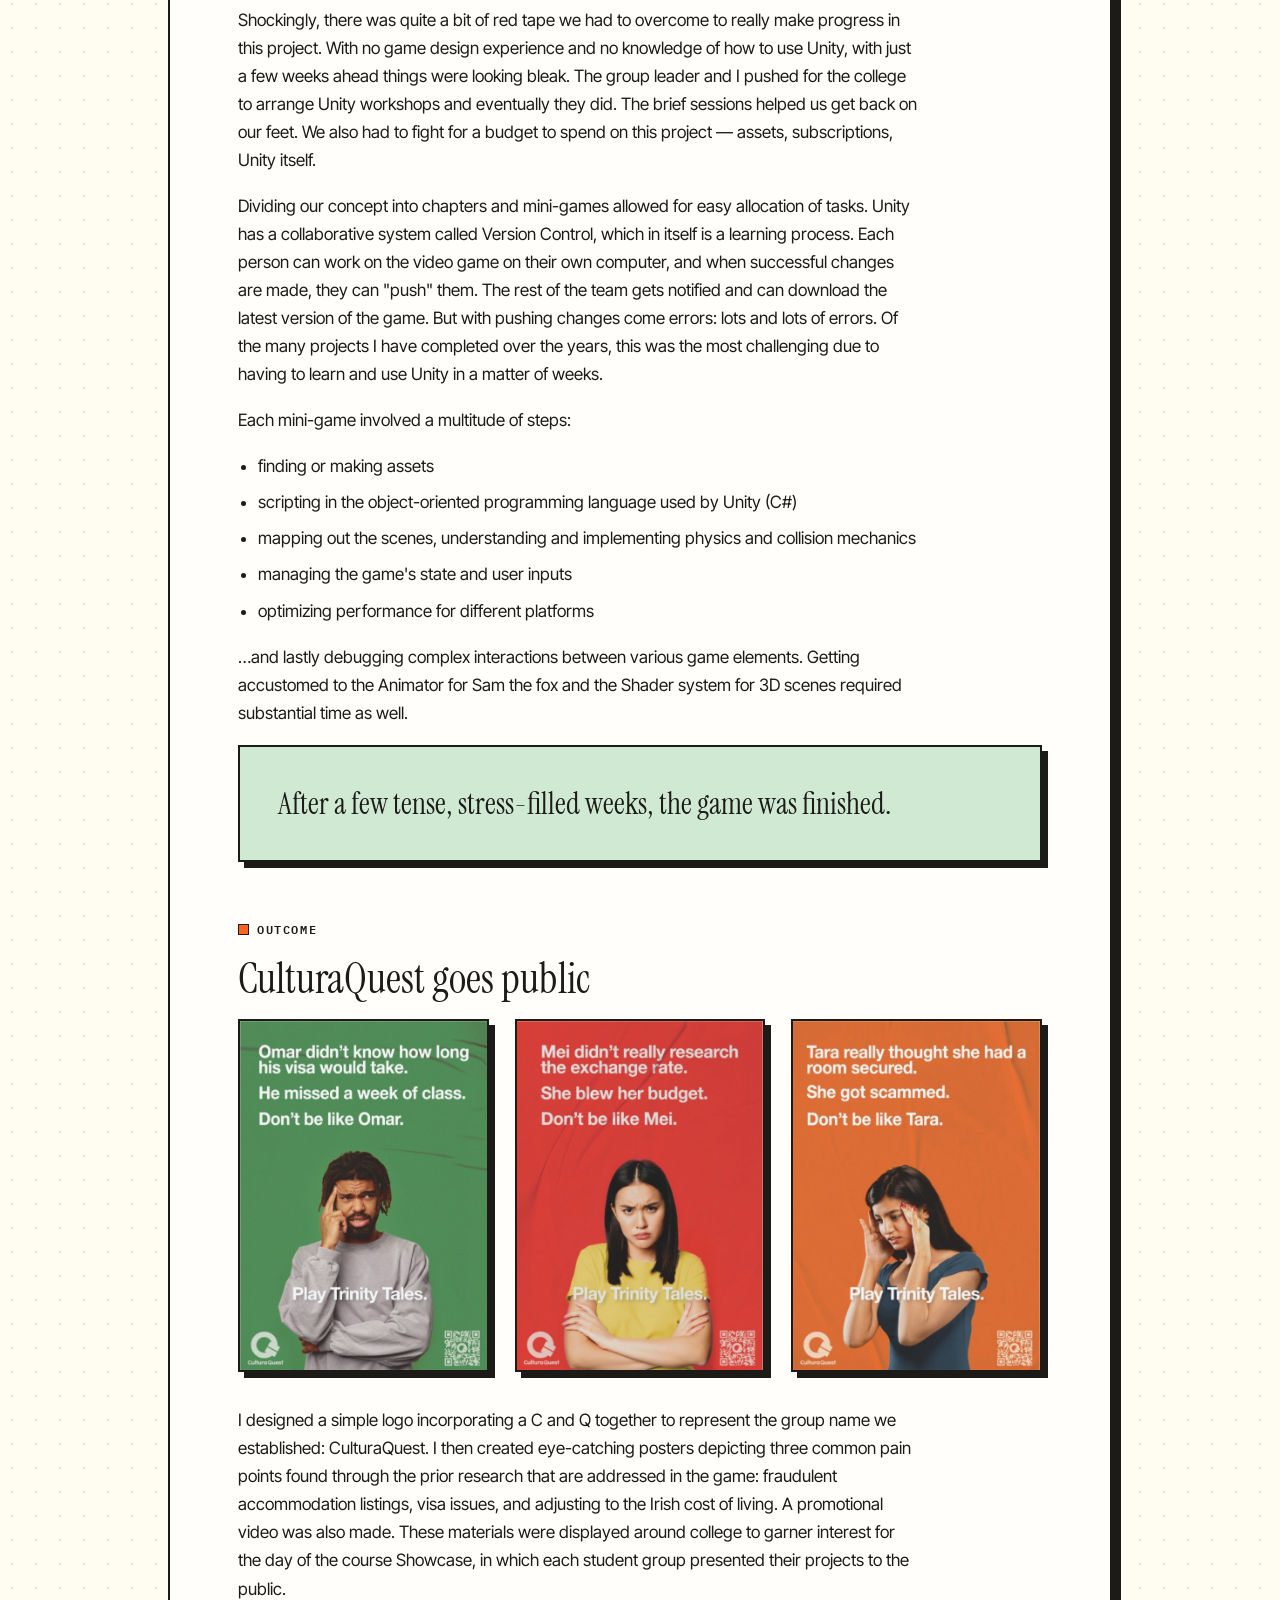
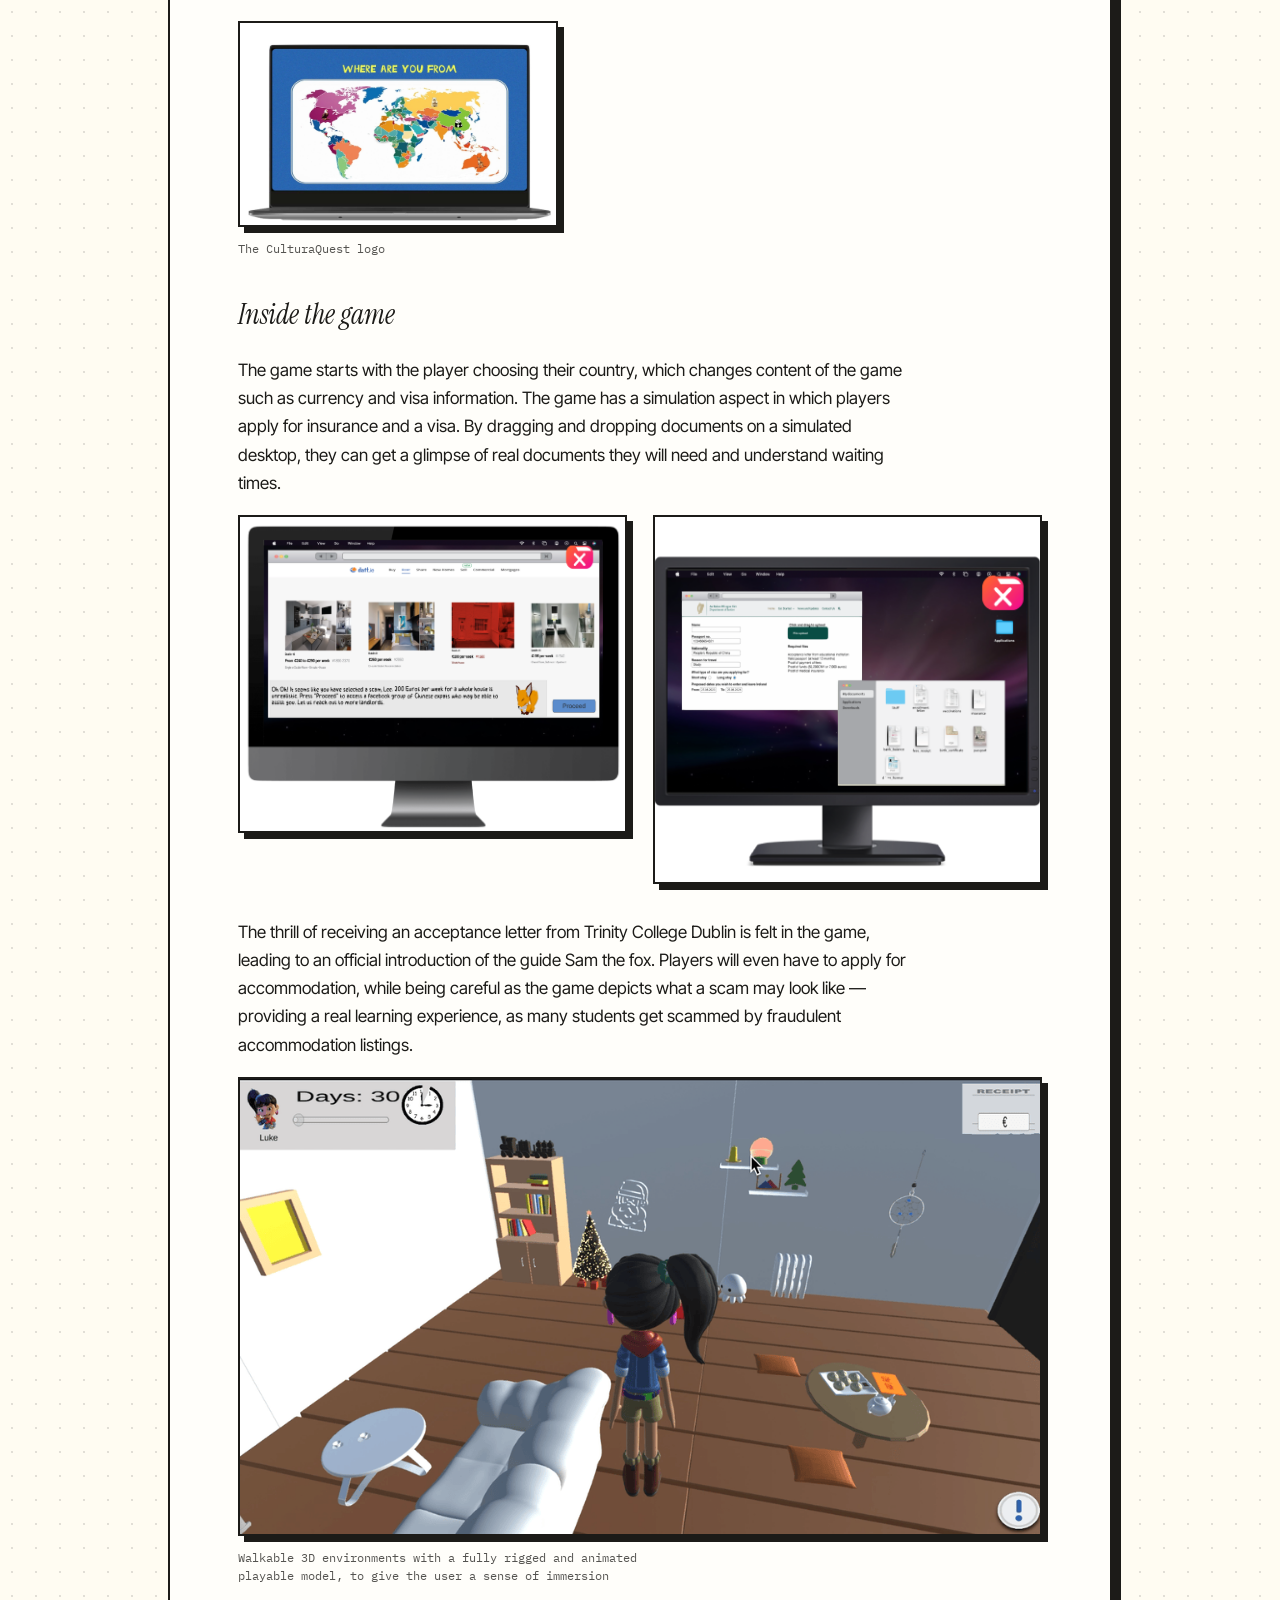
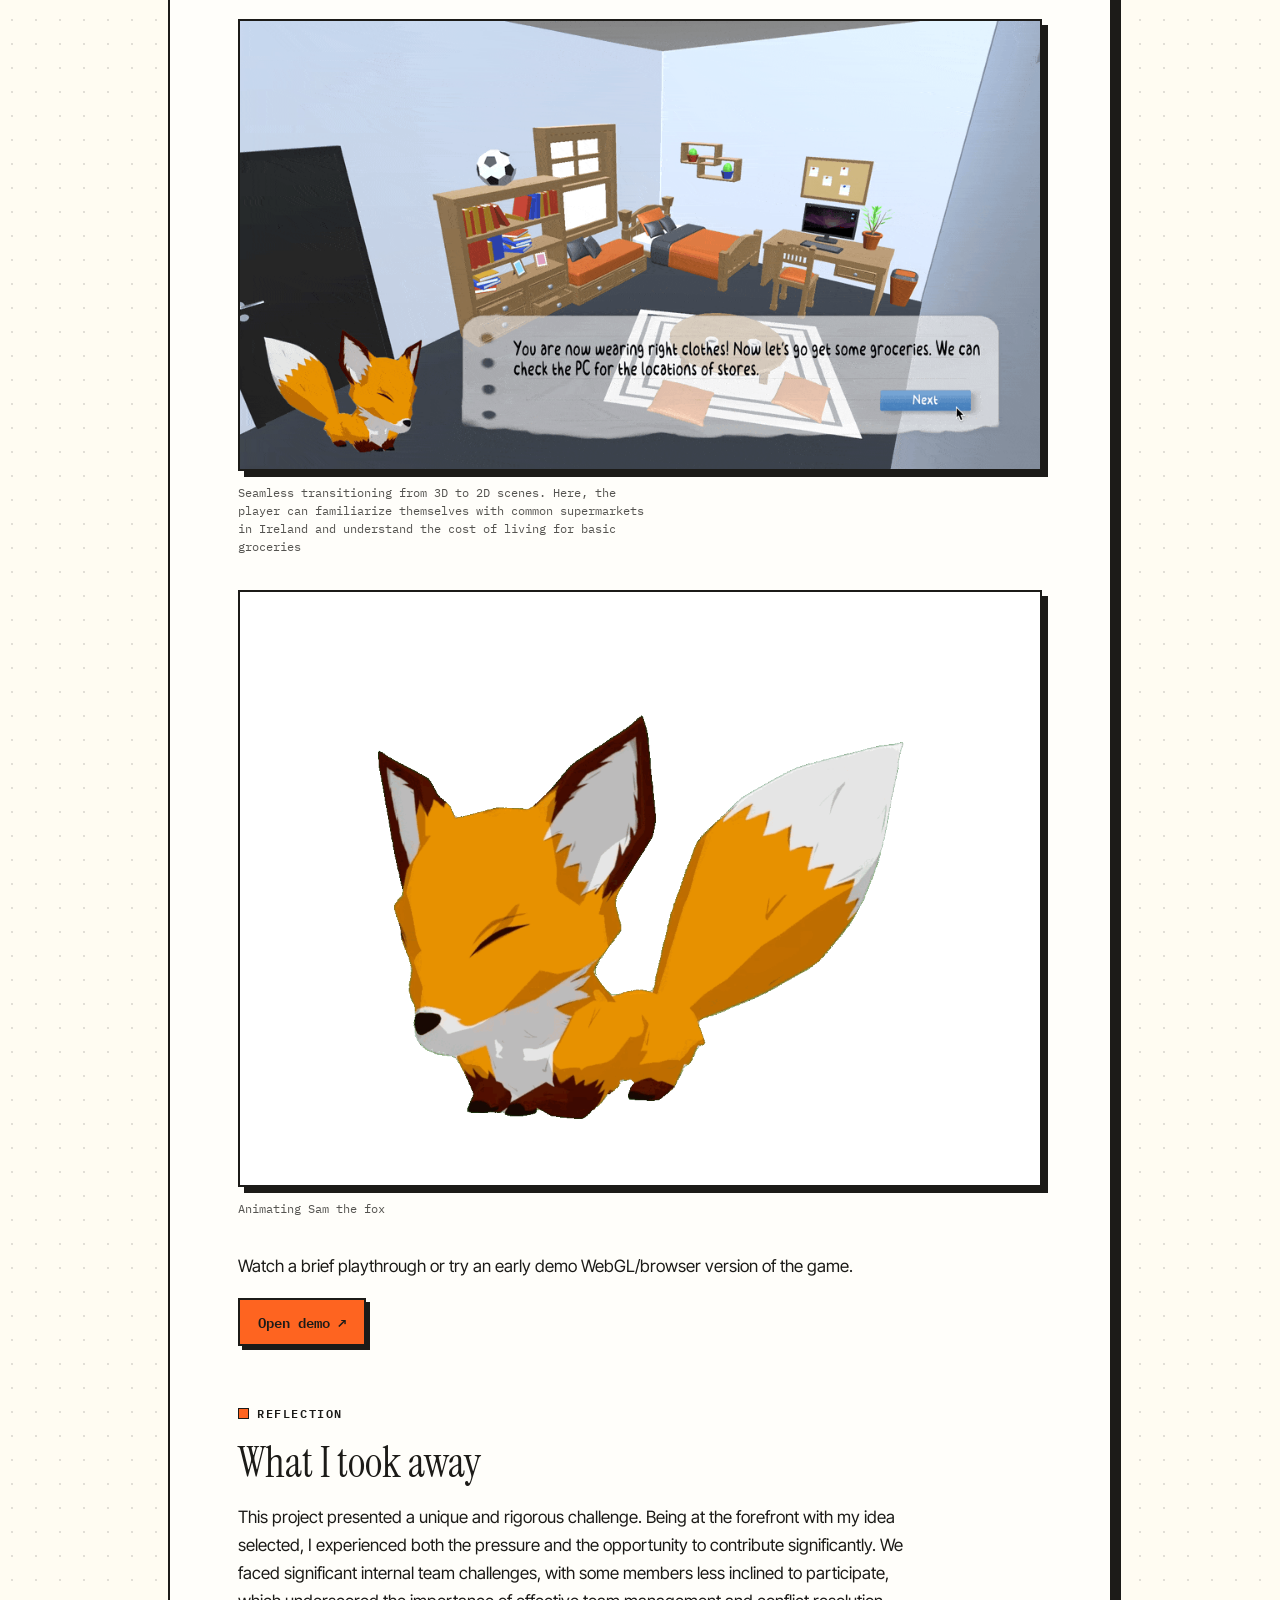
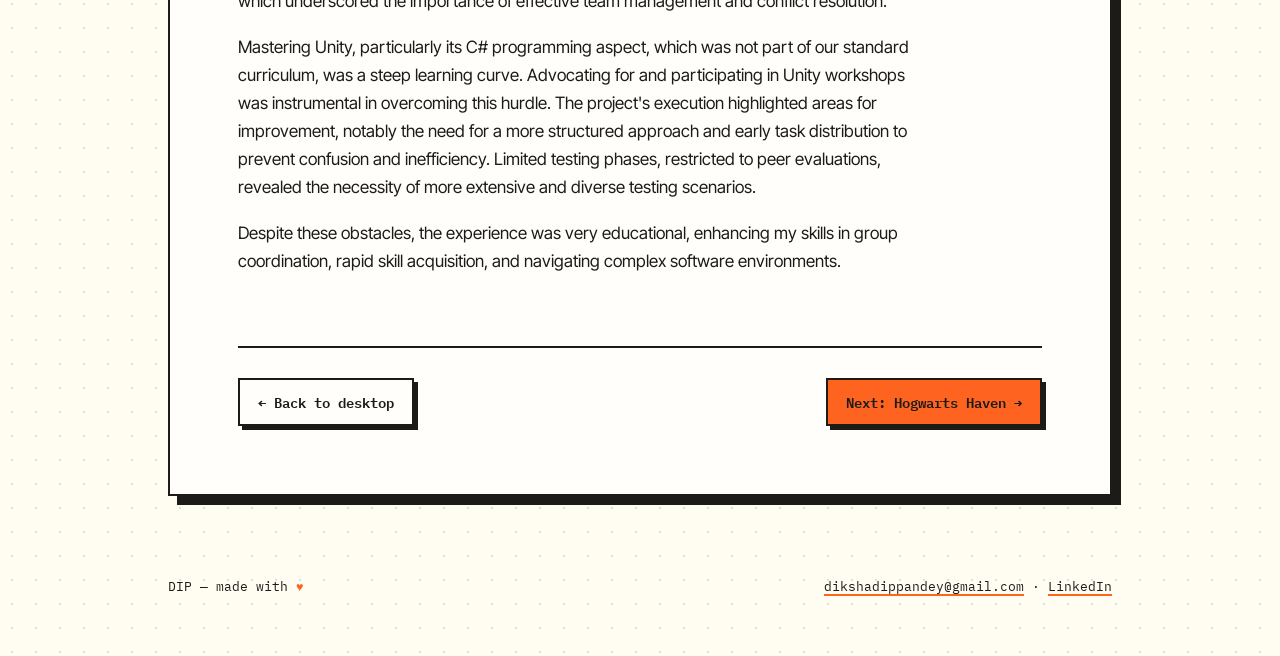
<file: trinitytales.html>
<!DOCTYPE html>
<html lang="en">
<head>
  <meta charset="UTF-8">
  <meta name="viewport" content="width=device-width, initial-scale=1.0">
  <title>Trinity Tales — Dip's Portfolio</title>
  <meta name="description" content="Trinity Tales: a Unity game that turns international student onboarding at Trinity College Dublin into playable chapters. UI/UX · Game design · Interaction.">
  <meta property="og:title" content="Trinity Tales — case study">
  <meta property="og:image" content="assets/img/9ed67a66_Asset_1.png">
  <link rel="icon" href="assets/favicon.png">
  <link rel="preconnect" href="https://fonts.googleapis.com">
  <link rel="preconnect" href="https://fonts.gstatic.com" crossorigin>
  <link href="https://fonts.googleapis.com/css2?family=IBM+Plex+Mono:wght@400;600&family=Instrument+Serif:ital@0;1&family=Inter+Tight:ital,wght@0,400;0,500;0,700;1,400&display=swap" rel="stylesheet">
  <link rel="stylesheet" href="css/dipos.css">
</head>
<body>
  <a class="skip-link" href="#case">Skip to content</a>

  <header class="menubar">
    <a class="brand" href="index.html"><span class="dot"></span>DipOS</a>
    <nav aria-label="Main">
      <details>
        <summary>Work ▾</summary>
        <div class="menu-list">
          <a href="trinitytales.html" aria-current="page">Trinity Tales <span>game</span></a>
          <a href="hogwartshaven.html">Hogwarts Haven <span>web</span></a>
          <a href="kaptis.html">Kaptis <span>smart toy</span></a>
        </div>
      </details>
      <a href="assets/Pandey-CV-2025.pdf" target="_blank" rel="noopener">CV ↗</a>
      <a href="mailto:dikshadippandey@gmail.com">Contact</a>
    </nav>
    <div class="clock" aria-hidden="true"><span class="date"></span><span class="time"></span></div>
  </header>

  <main class="doc-wrap" id="case">
    <article class="doc">
      <header class="titlebar titlebar--static window--orange">
        <a class="winbtn close" href="index.html" aria-label="Close and return to desktop">×</a>
        <span class="title">trinitytales — case study</span>
        <span class="winbtn spacer"></span>
      </header>

      <div class="doc-body">
        <figure class="doc-hero">
          <img src="assets/img/9ed67a66_Asset_1.png" alt="Trinity Tales title artwork featuring Sam the fox">
        </figure>

        <h1>Trinity Tales</h1>
        <div class="chips meta">
          <span class="chip">Group project</span>
          <span class="chip chip--blue">Three months</span>
          <span class="chip chip--mint">PC</span>
          <span class="chip">UI/UX</span>
          <span class="chip chip--pink">Game design</span>
          <span class="chip">Interaction</span>
        </div>

        <p class="lede">Trinity Tales is a three-month collegiate project, collaboratively developed by a team of five, as a final project for Trinity College Dublin. Our task was to develop something based on core shared interests and create a final product that would be ready to present. We gamified an onboarding process for international students to help them transition smoothly to life at Trinity.</p>

        <figure>
          <img src="assets/img/f51fb5ac_image-asset.jpeg" alt="Trinity Tales gameplay still" loading="lazy">
        </figure>

        <section>
          <p class="kicker">Background</p>
          <h2>What are we interested in making?</h2>
          <p>Our team of five had a slow start. We weren't sure what to develop or what direction to go in, but we were grouped together due to some of our mutual interests. To get the ball rolling, I took initiative in leading some of the brainstorming process. The Dot Voting method was used for diverging and converging ideas. Each person was told to anonymously contribute 2–3 ideas with a brief description. Then each person would be allowed 3 anonymous votes.</p>
          <figure>
            <img src="assets/img/981c5d61_Screenshot_2024-01-04_at_12.46.45_PM.jpg" alt="Dot voting brainstorm board" loading="lazy">
            <figcaption>Diverging and converging with anonymous dot voting</figcaption>
          </figure>
        </section>

        <section>
          <p class="kicker">Ideate</p>
          <h2>The idea…</h2>
          <p>Bringing together our shared interest for education and games, we agreed we could make something like an "international student simulator." The majority of our group (and class) consisted of international students, and having this shared experience we know how difficult it is to be new in Dublin, and at Trinity College. We could develop a kind of simulation game that deals with a variety of topics which would benefit international students in making their transition to Dublin and Trinity College smoother.</p>
          <p>With such a solid use case and target user in mind, the next step is research, research, and research. What are the real pain points of the target group?</p>
          <p>After successfully and democratically choosing the idea, the next step was to elaborate on it by conducting in-depth research and developing the early stages. We designed an online survey to collect a mix of primary qualitative and quantitative data. This would help identify some main pain points that students deal with when they are new to Dublin and college.</p>
        </section>

        <section>
          <p class="kicker">Define</p>
          <h2>Survey says…</h2>
          <div class="figgrid figgrid--3">
            <figure><img src="assets/img/7cec6c75_Screenshot_2024-01-04_at_1.00.19_PM.jpg" alt="Survey results chart" loading="lazy"></figure>
            <figure><img src="assets/img/778caf15_Screenshot_2024-01-04_at_1.06.58_PM.jpg" alt="Survey results chart" loading="lazy"></figure>
            <figure><img src="assets/img/dc74ebf5_Screenshot_2024-01-04_at_1.07.18_PM.jpg" alt="Survey results chart" loading="lazy"></figure>
          </div>
          <p>The survey asked general questions in which participants were asked to rate their experience from 1 (awful) to 5 (amazing) — for instance, how was your experience finding housing? The second half of the survey detailed open-ended questions such as "what is something you wish you had known before moving to Dublin?" This survey was circulated through several channels and reached a variety of students, including from our own class. With a sample size of 50, we were then able to synthesize the results into findings that would inform the content of the game.</p>
          <p>With the results in hand and a catchy name for the project, it was possible to hone in on the purpose of the game and engineer a problem statement: what is Trinity Tales?</p>

          <blockquote class="pull pull--orange">
            Trinity Tales is an interactive narrative tool and game designed and developed to inform, guide, and support incoming students planning to pursue their studies at Trinity College Dublin.
          </blockquote>
          <blockquote class="pull">
            The game allows for self-paced, learning-by-doing, immersive experiences that offer international students up-to-date information for their Trinity onboarding experience.
          </blockquote>

          <figure>
            <img src="assets/img/f89c14b8_all_wireframes.jpg" alt="All game wireframes laid out" loading="lazy">
            <figcaption>Wireframing the full game flow</figcaption>
          </figure>

          <p>After synthesizing and processing the results of the research, we narrowed down the game's content and chapters. Due to a severe time restraint, the game would not be able to cover all the topics and pain points mentioned by the users, so we chose a select few. It was also decided that the game should have a guide or narrator throughout — inspired by a real fox that lives on campus at Trinity College Dublin, <a href="https://trinitynews.ie/2021/03/sam-trinitys-resident-campus-fox/" target="_blank" rel="noopener">named Sam</a>, who would be anthropomorphized to suit the game.</p>
          <p>It was actually the idea that I contributed in the anonymous diverging stage which was chosen, so as I had a clearer vision of the general look and feel of the game, we divided tasks and I went off to storyboard the whole game. This was then presented to the rest of the group and after some tweaking, we consulted with an expert: our project supervisor put us in touch with a PhD student specializing in game design.</p>
        </section>

        <section>
          <p class="kicker">Create</p>
          <h2>Expert consultation</h2>
          <p>We presented the concept and storyboard to receive some feedback. I made a few quick mockups of the gameplay to supplement the rough sketches. Each group member also referenced a few existing games on the market to paint a better picture of the look, feel, and mechanics. We received feedback that it was an unusual topic for a game but could prove to be helpful for new students.</p>
          <div class="figgrid">
            <figure>
              <img src="assets/img/80c7be6e_ss_4c660b7ed5e976ba5e85a1b65156838a0b50ab16.1920x1080.jpg" alt="Rough storyboard sketches" loading="lazy">
              <figcaption>Rough storyboarding</figcaption>
            </figure>
            <figure>
              <img src="assets/img/ece8442e_frame_0000.jpg" alt="Papers Please reference screenshot" loading="lazy">
              <figcaption>Papers, Please (Lucas Pope)</figcaption>
            </figure>
            <figure>
              <img src="assets/img/3a6cfcb0_sims_mockup3.jpg" alt="Youtubers Life reference screenshot" loading="lazy">
              <figcaption>Youtubers Life (U-Play Online S.L.)</figcaption>
            </figure>
            <figure>
              <img src="assets/img/e9693ebc_sims_mockup2.jpg" alt="Interface mockup" loading="lazy">
              <figcaption>Mockup of the interface</figcaption>
            </figure>
          </div>
          <figure>
            <img src="assets/img/c82e4af5_Asset_12@300x.png" alt="Illustration of Sam the fox" loading="lazy" style="max-width:380px;">
            <figcaption>Integrating Sam the fox</figcaption>
          </figure>

          <h3>Software</h3>
          <p>With none of us having any prior experience developing games, we sought out advice for which would be the best platform to use to develop the game. Unity was recommended to us instead of Unreal Engine or any of the other programs. We were warned that as complete beginners to Unity, we had a tough path ahead, and given advice that we should find a way to mix 2D and 3D gameplay into the game. 3D scenes would be impressive and prove our skills, but it would be too time consuming for the entire game to be made in 3D. The 2D scenes would also take quite some time, but when it came to sourcing and working with assets, it would be much easier — so intertwining the two would be best.</p>
          <div class="figgrid">
            <figure>
              <img src="assets/img/0b584aa3_Screenshot_2024-01-11_at_3.05.35_PM.jpg" alt="Unity Version Control activity log" loading="lazy">
              <figcaption>Unity Version Control activity log: see what changes each person makes</figcaption>
            </figure>
            <figure>
              <img src="assets/img/bfd8db9b_image-asset.png" alt="Unity workspace overview" loading="lazy">
              <figcaption>An overview of a typical workspace for a scene</figcaption>
            </figure>
          </div>

          <h3>Unity in learning Unity</h3>
          <p>Shockingly, there was quite a bit of red tape we had to overcome to really make progress in this project. With no game design experience and no knowledge of how to use Unity, with just a few weeks ahead things were looking bleak. The group leader and I pushed for the college to arrange Unity workshops and eventually they did. The brief sessions helped us get back on our feet. We also had to fight for a budget to spend on this project — assets, subscriptions, Unity itself.</p>
          <p>Dividing our concept into chapters and mini-games allowed for easy allocation of tasks. Unity has a collaborative system called Version Control, which in itself is a learning process. Each person can work on the video game on their own computer, and when successful changes are made, they can "push" them. The rest of the team gets notified and can download the latest version of the game. But with pushing changes come errors: lots and lots of errors. Of the many projects I have completed over the years, this was the most challenging due to having to learn and use Unity in a matter of weeks.</p>
          <p>Each mini-game involved a multitude of steps:</p>
          <ul>
            <li>finding or making assets</li>
            <li>scripting in the object-oriented programming language used by Unity (C#)</li>
            <li>mapping out the scenes, understanding and implementing physics and collision mechanics</li>
            <li>managing the game's state and user inputs</li>
            <li>optimizing performance for different platforms</li>
          </ul>
          <p>…and lastly debugging complex interactions between various game elements. Getting accustomed to the Animator for Sam the fox and the Shader system for 3D scenes required substantial time as well.</p>
          <blockquote class="pull pull--mint">
            After a few tense, stress-filled weeks, the game was finished.
          </blockquote>
        </section>

        <section>
          <p class="kicker">Outcome</p>
          <h2>CulturaQuest goes public</h2>
          <div class="figgrid figgrid--3">
            <figure><img src="assets/img/64b3dd2c_image-asset.jpg" alt="Promotional poster: fraudulent accommodation listings" loading="lazy"></figure>
            <figure><img src="assets/img/b9cbf023_image-asset.jpg" alt="Promotional poster: visa issues" loading="lazy"></figure>
            <figure><img src="assets/img/96726815_image-asset.jpg" alt="Promotional poster: Irish cost of living" loading="lazy"></figure>
          </div>
          <p>I designed a simple logo incorporating a C and Q together to represent the group name we established: CulturaQuest. I then created eye-catching posters depicting three common pain points found through the prior research that are addressed in the game: fraudulent accommodation listings, visa issues, and adjusting to the Irish cost of living. A promotional video was also made. These materials were displayed around college to garner interest for the day of the course Showcase, in which each student group presented their projects to the public.</p>

          <figure>
            <img src="assets/img/c35b8c17_Asset_14@300x.jpg" alt="CulturaQuest logo" loading="lazy" style="max-width:320px;">
            <figcaption>The CulturaQuest logo</figcaption>
          </figure>

          <h3>Inside the game</h3>
          <p>The game starts with the player choosing their country, which changes content of the game such as currency and visa information. The game has a simulation aspect in which players apply for insurance and a visa. By dragging and dropping documents on a simulated desktop, they can get a glimpse of real documents they will need and understand waiting times.</p>
          <div class="figgrid">
            <figure><img src="assets/img/e8ef7dfe_Asset_15@300x.png" alt="Acceptance letter scene from the game" loading="lazy"></figure>
            <figure><img src="assets/img/67cce40c_Asset_11@300x.png" alt="Accommodation application scene from the game" loading="lazy"></figure>
          </div>
          <p>The thrill of receiving an acceptance letter from Trinity College Dublin is felt in the game, leading to an official introduction of the guide Sam the fox. Players will even have to apply for accommodation, while being careful as the game depicts what a scam may look like — providing a real learning experience, as many students get scammed by fraudulent accommodation listings.</p>
          <figure>
            <img src="assets/img/2c8b2591_image40.gif" alt="Animated walkthrough of a 3D campus environment" loading="lazy">
            <figcaption>Walkable 3D environments with a fully rigged and animated playable model, to give the user a sense of immersion</figcaption>
          </figure>
          <figure>
            <img src="assets/img/67865f83_trinitytales_supermarket.gif" alt="Animated supermarket scene" loading="lazy">
            <figcaption>Seamless transitioning from 3D to 2D scenes. Here, the player can familiarize themselves with common supermarkets in Ireland and understand the cost of living for basic groceries</figcaption>
          </figure>
          <figure>
            <img src="assets/img/c7838faf_ezgif.com-speed.gif" alt="Animation sample of Sam the fox" loading="lazy">
            <figcaption>Animating Sam the fox</figcaption>
          </figure>
          <p>Watch a brief playthrough or try an early demo WebGL/browser version of the game.</p>
          <p><a class="btn" href="https://trinity-tales-build.vercel.app" target="_blank" rel="noopener">Open demo ↗</a></p>
        </section>

        <section>
          <p class="kicker">Reflection</p>
          <h2>What I took away</h2>
          <p>This project presented a unique and rigorous challenge. Being at the forefront with my idea selected, I experienced both the pressure and the opportunity to contribute significantly. We faced significant internal team challenges, with some members less inclined to participate, which underscored the importance of effective team management and conflict resolution.</p>
          <p>Mastering Unity, particularly its C# programming aspect, which was not part of our standard curriculum, was a steep learning curve. Advocating for and participating in Unity workshops was instrumental in overcoming this hurdle. The project's execution highlighted areas for improvement, notably the need for a more structured approach and early task distribution to prevent confusion and inefficiency. Limited testing phases, restricted to peer evaluations, revealed the necessity of more extensive and diverse testing scenarios.</p>
          <p>Despite these obstacles, the experience was very educational, enhancing my skills in group coordination, rapid skill acquisition, and navigating complex software environments.</p>
        </section>

        <nav class="doc-nav" aria-label="More projects">
          <a class="btn btn--ghost" href="index.html">← Back to desktop</a>
          <a class="btn" href="hogwartshaven.html">Next: Hogwarts Haven →</a>
        </nav>
      </div>
    </article>
  </main>

  <footer class="site-footer">
    <span>DIP — made with <span class="heart">♥</span></span>
    <span>
      <a href="mailto:dikshadippandey@gmail.com">dikshadippandey@gmail.com</a> ·
      <a href="https://www.linkedin.com/in/dikshapandey/" target="_blank" rel="noopener">LinkedIn</a>
    </span>
  </footer>

  <script src="js/dipos.js"></script>
</body>
</html>
</file>
<file: css/dipos.css>
/* ============================================================
   DipOS — design system for dipsportfolio.me
   Retro desktop-OS aesthetic: hard borders, offset shadows,
   striped title bars, cream paper, signature orange.
   ============================================================ */

:root {
  --cream:  #FFFCF2;
  --paper:  #FFFEFA;
  --ink:    #1C1B18;
  --orange: #FE6420;
  --blue:   #4C89C8;
  --butter: #FFE3A9;
  --pink:   #FFCFD8;
  --mint:   #CFE9D2;
  --lav:    #DCCBFF;
  --dot:    rgba(28, 27, 24, 0.13);

  --font-ui:    "Inter Tight", "Helvetica Neue", sans-serif;
  --font-serif: "Instrument Serif", Georgia, serif;
  --font-mono:  "IBM Plex Mono", "Courier New", monospace;

  --menubar-h: 46px;
  --ticker-h: 40px;
}

* { margin: 0; padding: 0; box-sizing: border-box; }

html { scroll-behavior: smooth; }
@media (prefers-reduced-motion: reduce) {
  html { scroll-behavior: auto; }
  *, *::before, *::after { animation: none !important; transition: none !important; }
}

body {
  font-family: var(--font-ui);
  font-size: 17px;
  line-height: 1.65;
  color: var(--ink);
  background-color: var(--cream);
  background-image: radial-gradient(var(--dot) 1px, transparent 1.4px);
  background-size: 24px 24px;
  -webkit-font-smoothing: antialiased;
}

::selection { background: var(--orange); color: var(--cream); }

img { max-width: 100%; height: auto; display: block; }

a { color: var(--ink); text-decoration-thickness: 2px; text-underline-offset: 3px; }
p a, li a, figcaption a { color: var(--blue); font-weight: 600; }
p a:hover, li a:hover { background: var(--butter); }

/* ------------------------------------------------------------
   Menu bar
   ------------------------------------------------------------ */
.menubar {
  position: fixed;
  inset: 0 0 auto 0;
  height: var(--menubar-h);
  z-index: 900;
  display: flex;
  align-items: stretch;
  gap: 2px;
  background: var(--paper);
  border-bottom: 2px solid var(--ink);
  font-family: var(--font-mono);
  font-size: 13px;
  padding: 0 10px;
}

.menubar .brand {
  display: flex;
  align-items: center;
  gap: 8px;
  font-weight: 600;
  text-decoration: none;
  padding: 0 10px;
  letter-spacing: 0.02em;
}
.menubar .brand .dot {
  width: 13px; height: 13px;
  background: var(--orange);
  border: 2px solid var(--ink);
  border-radius: 50%;
  flex: none;
}

.menubar nav { display: flex; align-items: stretch; }

.menubar nav > a,
.menubar details > summary {
  display: flex;
  align-items: center;
  padding: 0 12px;
  text-decoration: none;
  cursor: pointer;
  list-style: none;
  user-select: none;
}
.menubar details > summary::-webkit-details-marker { display: none; }
.menubar nav > a:hover, .menubar nav > a:focus-visible,
.menubar details > summary:hover, .menubar details[open] > summary {
  background: var(--ink);
  color: var(--cream);
}
.menubar nav > a[aria-current="page"] { background: var(--orange); color: var(--ink); }

.menubar details { position: relative; }
.menubar .menu-list {
  position: absolute;
  top: calc(var(--menubar-h) - 2px);
  left: 0;
  min-width: 230px;
  background: var(--paper);
  border: 2px solid var(--ink);
  box-shadow: 6px 6px 0 var(--ink);
  display: flex;
  flex-direction: column;
  z-index: 950;
}
.menubar .menu-list a {
  padding: 11px 14px;
  text-decoration: none;
  border-bottom: 1.5px solid var(--ink);
  display: flex;
  justify-content: space-between;
  gap: 14px;
}
.menubar .menu-list a:last-child { border-bottom: none; }
.menubar .menu-list a:hover, .menubar .menu-list a:focus-visible { background: var(--butter); }
.menubar .menu-list a span { opacity: 0.55; font-size: 11px; }

.menubar .clock {
  margin-left: auto;
  display: flex;
  align-items: center;
  gap: 10px;
  padding: 0 6px;
  font-variant-numeric: tabular-nums;
  white-space: nowrap;
}

.skip-link {
  position: absolute;
  left: -9999px;
  top: 6px;
  z-index: 1000;
  background: var(--orange);
  color: var(--ink);
  padding: 8px 14px;
  border: 2px solid var(--ink);
  font-family: var(--font-mono);
}
.skip-link:focus { left: 8px; }

/* ------------------------------------------------------------
   Desktop (homepage)
   ------------------------------------------------------------ */
.desktop {
  position: relative;
  min-height: 100dvh;
  padding: calc(var(--menubar-h) + 18px) 18px calc(var(--ticker-h) + 18px);
  overflow: hidden;
}

/* Desktop icons */
.icon {
  position: absolute;
  width: 104px;
  display: grid;
  justify-items: center;
  gap: 7px;
  background: none;
  border: none;
  cursor: pointer;
  font-family: var(--font-mono);
  text-decoration: none;
  color: var(--ink);
  z-index: 10;
}
.icon svg { width: 58px; height: 58px; }
.icon .icon-label {
  font-size: 11.5px;
  line-height: 1.3;
  text-align: center;
  background: var(--paper);
  border: 1.5px solid var(--ink);
  padding: 2px 7px;
}
.icon:hover .icon-label, .icon:focus-visible .icon-label {
  background: var(--ink);
  color: var(--cream);
}
.icon:focus-visible { outline: 3px solid var(--orange); outline-offset: 4px; }
.icon:active svg { transform: translate(1px, 1px); }

/* ------------------------------------------------------------
   Windows
   ------------------------------------------------------------ */
.window {
  position: absolute;
  background: var(--paper);
  border: 2px solid var(--ink);
  box-shadow: 7px 7px 0 var(--ink);
  width: min(460px, calc(100vw - 40px));
  z-index: 20;
}
.window[hidden] { display: none; }

.window.is-opening { animation: win-pop 0.18s ease-out; }
@keyframes win-pop {
  from { transform: scale(0.92); opacity: 0; }
  to   { transform: scale(1);     opacity: 1; }
}

.titlebar {
  display: flex;
  align-items: center;
  gap: 10px;
  padding: 7px 9px;
  border-bottom: 2px solid var(--ink);
  cursor: grab;
  touch-action: none;
  background-color: var(--butter);
  background-image: repeating-linear-gradient(
    to bottom,
    transparent 0 3px,
    rgba(28, 27, 24, 0.16) 3px 4.5px
  );
}
.titlebar:active { cursor: grabbing; }
.window--orange .titlebar, .titlebar.window--orange { background-color: var(--orange); }
.window--pink   .titlebar, .titlebar.window--pink   { background-color: var(--pink); }
.window--mint   .titlebar, .titlebar.window--mint   { background-color: var(--mint); }
.window--blue   .titlebar, .titlebar.window--blue   { background-color: var(--blue); }
.window--lav    .titlebar, .titlebar.window--lav    { background-color: var(--lav); }

.titlebar .title {
  flex: 1;
  text-align: center;
  font-family: var(--font-mono);
  font-size: 12px;
  font-weight: 600;
  letter-spacing: 0.06em;
  text-transform: lowercase;
  background: var(--paper);
  border: 1.5px solid var(--ink);
  padding: 1px 10px;
  white-space: nowrap;
  overflow: hidden;
  text-overflow: ellipsis;
}

.winbtn {
  width: 18px; height: 18px;
  flex: none;
  background: var(--paper);
  border: 2px solid var(--ink);
  cursor: pointer;
  display: grid;
  place-items: center;
  font-family: var(--font-mono);
  font-size: 12px;
  line-height: 1;
  padding: 0;
  color: var(--ink);
  text-decoration: none;
}
.winbtn:hover, .winbtn:focus-visible { background: var(--orange); }
.winbtn.spacer { visibility: hidden; }

.winbody { padding: 26px 28px; }
.winbody > * + * { margin-top: 14px; }

/* ------------------------------------------------------------
   Typography pieces
   ------------------------------------------------------------ */
.display {
  font-family: var(--font-serif);
  font-weight: 400;
  font-size: clamp(36px, 6vw, 58px);
  line-height: 0.98;
  letter-spacing: -0.01em;
}
.display em { color: var(--orange); font-style: italic; }

.kicker {
  font-family: var(--font-mono);
  font-size: 11.5px;
  font-weight: 600;
  text-transform: uppercase;
  letter-spacing: 0.14em;
  display: flex;
  align-items: center;
  gap: 8px;
}
.kicker::before {
  content: "";
  width: 9px; height: 9px;
  background: var(--orange);
  border: 1.5px solid var(--ink);
  flex: none;
}

.chips { display: flex; flex-wrap: wrap; gap: 7px; }
.chip {
  font-family: var(--font-mono);
  font-size: 10.5px;
  font-weight: 600;
  text-transform: uppercase;
  letter-spacing: 0.07em;
  border: 1.5px solid var(--ink);
  background: var(--butter);
  padding: 3px 9px;
}
.chip--blue { background: var(--blue); color: var(--cream); }
.chip--pink { background: var(--pink); }
.chip--mint { background: var(--mint); }

.btn {
  display: inline-block;
  font-family: var(--font-mono);
  font-size: 13.5px;
  font-weight: 600;
  text-decoration: none;
  color: var(--ink);
  background: var(--orange);
  border: 2px solid var(--ink);
  box-shadow: 4px 4px 0 var(--ink);
  padding: 11px 18px;
  cursor: pointer;
  transition: transform 0.08s ease, box-shadow 0.08s ease;
}
.btn:hover, .btn:focus-visible { transform: translate(2px, 2px); box-shadow: 2px 2px 0 var(--ink); }
.btn:active { transform: translate(4px, 4px); box-shadow: none; }
.btn--ghost { background: var(--paper); }
.btn--blue  { background: var(--blue); color: var(--cream); }
.btn-row { display: flex; flex-wrap: wrap; gap: 14px; }

/* ------------------------------------------------------------
   Ticker (multilingual welcome marquee)
   ------------------------------------------------------------ */
.ticker {
  position: fixed;
  inset: auto 0 0 0;
  height: var(--ticker-h);
  z-index: 900;
  background: var(--orange);
  border-top: 2px solid var(--ink);
  overflow: hidden;
  display: flex;
  align-items: center;
}
.ticker .reel {
  display: flex;
  flex: none;
  gap: 0;
  animation: ticker-scroll 30s linear infinite;
}
.ticker span {
  font-family: var(--font-mono);
  font-size: 13.5px;
  font-weight: 600;
  letter-spacing: 0.1em;
  white-space: nowrap;
  padding-right: 3em;
  color: var(--cream);
}
.ticker span b { color: var(--ink); font-weight: 600; }
@keyframes ticker-scroll {
  from { transform: translateX(0); }
  to   { transform: translateX(-50%); }
}
@media (prefers-reduced-motion: reduce) {
  .ticker { overflow-x: auto; }
}

/* ------------------------------------------------------------
   Case study pages — the "document"
   ------------------------------------------------------------ */
.doc-wrap {
  padding: calc(var(--menubar-h) + 42px) 18px 80px;
  max-width: 980px;
  margin: 0 auto;
}

.doc {
  background: var(--paper);
  border: 2px solid var(--ink);
  box-shadow: 9px 9px 0 var(--ink);
}
.doc > .titlebar { cursor: default; }
.doc-body { padding: clamp(26px, 5.5vw, 68px); }

.doc-hero { margin: 0 0 30px; }
.doc-hero img { border: 2px solid var(--ink); width: 100%; }

.doc h1 {
  font-family: var(--font-serif);
  font-weight: 400;
  font-size: clamp(44px, 7vw, 76px);
  line-height: 0.95;
  margin-bottom: 16px;
}
.doc .meta { margin-bottom: 36px; }

.doc section { margin-top: 58px; }
.doc section > * + * { margin-top: 18px; }

.doc h2 {
  font-family: var(--font-serif);
  font-weight: 400;
  font-size: clamp(30px, 4.5vw, 42px);
  line-height: 1.05;
}
.doc h3 {
  font-family: var(--font-serif);
  font-style: italic;
  font-weight: 400;
  font-size: clamp(22px, 3.4vw, 28px);
}
.doc p, .doc li { max-width: 68ch; }
.doc ul { padding-left: 1.2em; }
.doc li + li { margin-top: 8px; }

.lede { font-size: 19.5px; font-weight: 500; }

.pull {
  background: var(--butter);
  border: 2px solid var(--ink);
  box-shadow: 6px 6px 0 var(--ink);
  padding: clamp(22px, 4vw, 38px);
  font-family: var(--font-serif);
  font-size: clamp(22px, 3.6vw, 30px);
  line-height: 1.25;
  margin: 34px 0;
}
.pull--orange { background: var(--orange); color: var(--ink); }
.pull--mint   { background: var(--mint); }
.pull--pink   { background: var(--pink); }
.pull small {
  display: block;
  margin-top: 14px;
  font-family: var(--font-mono);
  font-size: 11.5px;
  letter-spacing: 0.1em;
  text-transform: uppercase;
}

.stat-row {
  display: grid;
  grid-template-columns: repeat(auto-fit, minmax(190px, 1fr));
  gap: 20px;
  margin: 34px 0;
}
.stat {
  border: 2px solid var(--ink);
  box-shadow: 5px 5px 0 var(--ink);
  background: var(--paper);
  padding: 22px;
}
.stat b {
  display: block;
  font-family: var(--font-serif);
  font-weight: 400;
  font-size: clamp(40px, 5vw, 56px);
  line-height: 1;
  color: var(--orange);
  margin-bottom: 10px;
}
.stat p { font-size: 14.5px; line-height: 1.5; }

figure { margin: 34px 0; }
figure img, figure video {
  border: 2px solid var(--ink);
  box-shadow: 6px 6px 0 var(--ink);
  background: #fff;
}
figcaption {
  margin-top: 13px;
  font-family: var(--font-mono);
  font-size: 12px;
  line-height: 1.5;
  opacity: 0.75;
  max-width: 60ch;
}

.figgrid {
  display: grid;
  grid-template-columns: repeat(2, 1fr);
  gap: 26px;
  align-items: start;
  margin: 34px 0;
}
.figgrid figure { margin: 0; }
.figgrid--3 { grid-template-columns: repeat(3, 1fr); }
@media (max-width: 700px) {
  .figgrid, .figgrid--3 { grid-template-columns: 1fr; }
}

/* prev / next footer nav */
.doc-nav {
  margin-top: 70px;
  padding-top: 30px;
  border-top: 2px solid var(--ink);
  display: flex;
  justify-content: space-between;
  flex-wrap: wrap;
  gap: 14px;
}

/* page footer */
.site-footer {
  max-width: 980px;
  margin: 0 auto;
  padding: 0 18px 60px;
  display: flex;
  flex-wrap: wrap;
  gap: 12px;
  justify-content: space-between;
  align-items: center;
  font-family: var(--font-mono);
  font-size: 12.5px;
}
.site-footer .heart { color: var(--orange); }
.site-footer a { text-decoration-color: var(--orange); }

/* ------------------------------------------------------------
   Mobile: the desktop metaphor gracefully becomes a stacked feed
   ------------------------------------------------------------ */
@media (max-width: 780px) {
  .desktop {
    overflow: visible;
    padding-bottom: calc(var(--ticker-h) + 26px);
    display: flex;
    flex-direction: column;
    gap: 26px;
  }
  .icon { display: none; }
  .window, .window[hidden] {
    display: block;
    position: static;
    width: 100%;
    box-shadow: 5px 5px 0 var(--ink);
  }
  .window .winbtn.close { display: none; }
  .titlebar { cursor: default; touch-action: auto; }
  .menubar { font-size: 12px; padding: 0 4px; }
  .menubar .clock .date { display: none; }
  .winbody { padding: 22px 20px; }
}

@media (min-width: 781px) {
  .window .open-on-desktop[hidden] { display: none; }
}
</file>
